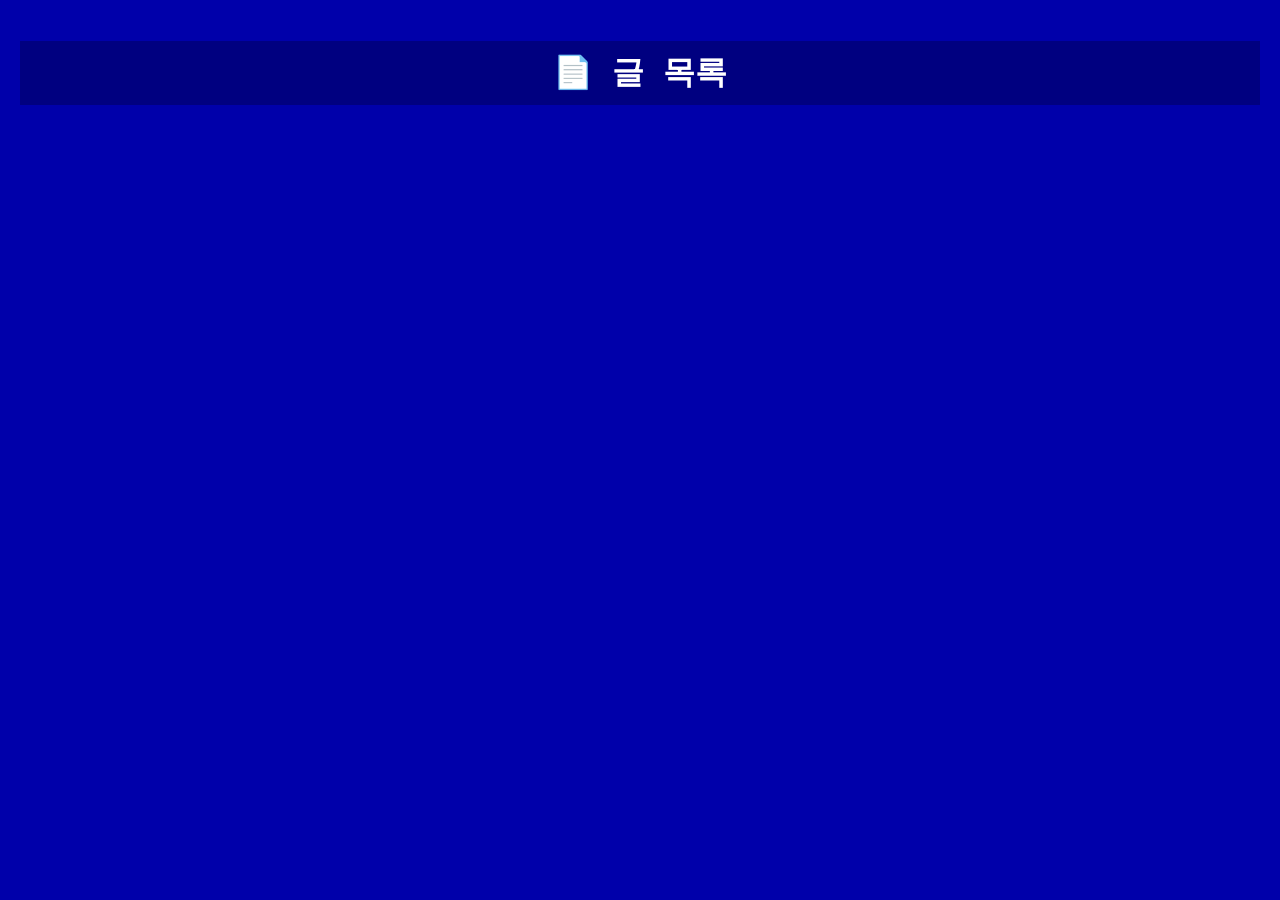
<file: ph/index.html>
<!DOCTYPE html>
<html lang="ko">
<head>
<meta charset="UTF-8">
<title>My Retro Blog</title>
<link rel="stylesheet" href="style.css">
</head>
<body>
    <div class="container">
        <h1>📄 글 목록</h1>
        <ul id="post-list"></ul>
    </div>
<script>
    const GITHUB_USER = "YOUR_USERNAME"; // 🔹 깃허브 아이디
    const GITHUB_REPO = "YOUR_REPO_NAME"; // 🔹 저장소 이름
</script>
<script src="script.js"></script>
</body>
</html>
</file>
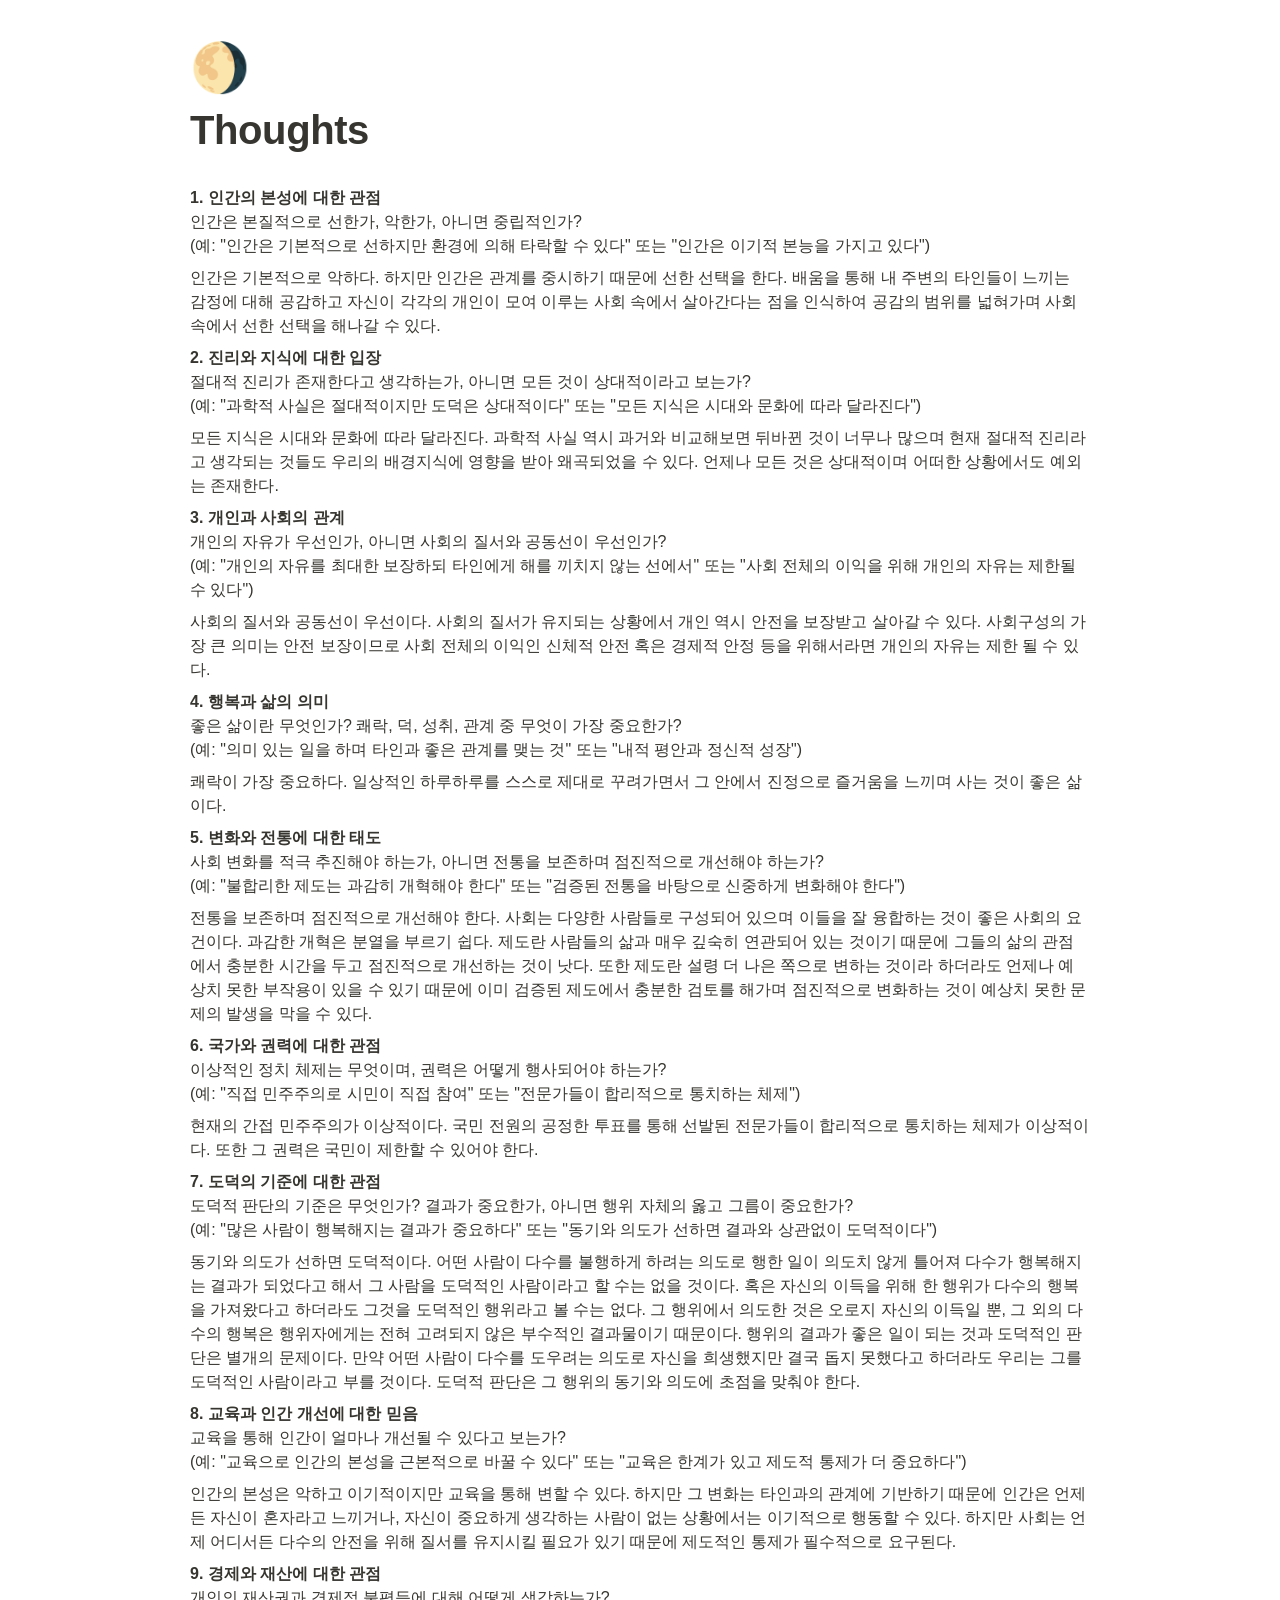
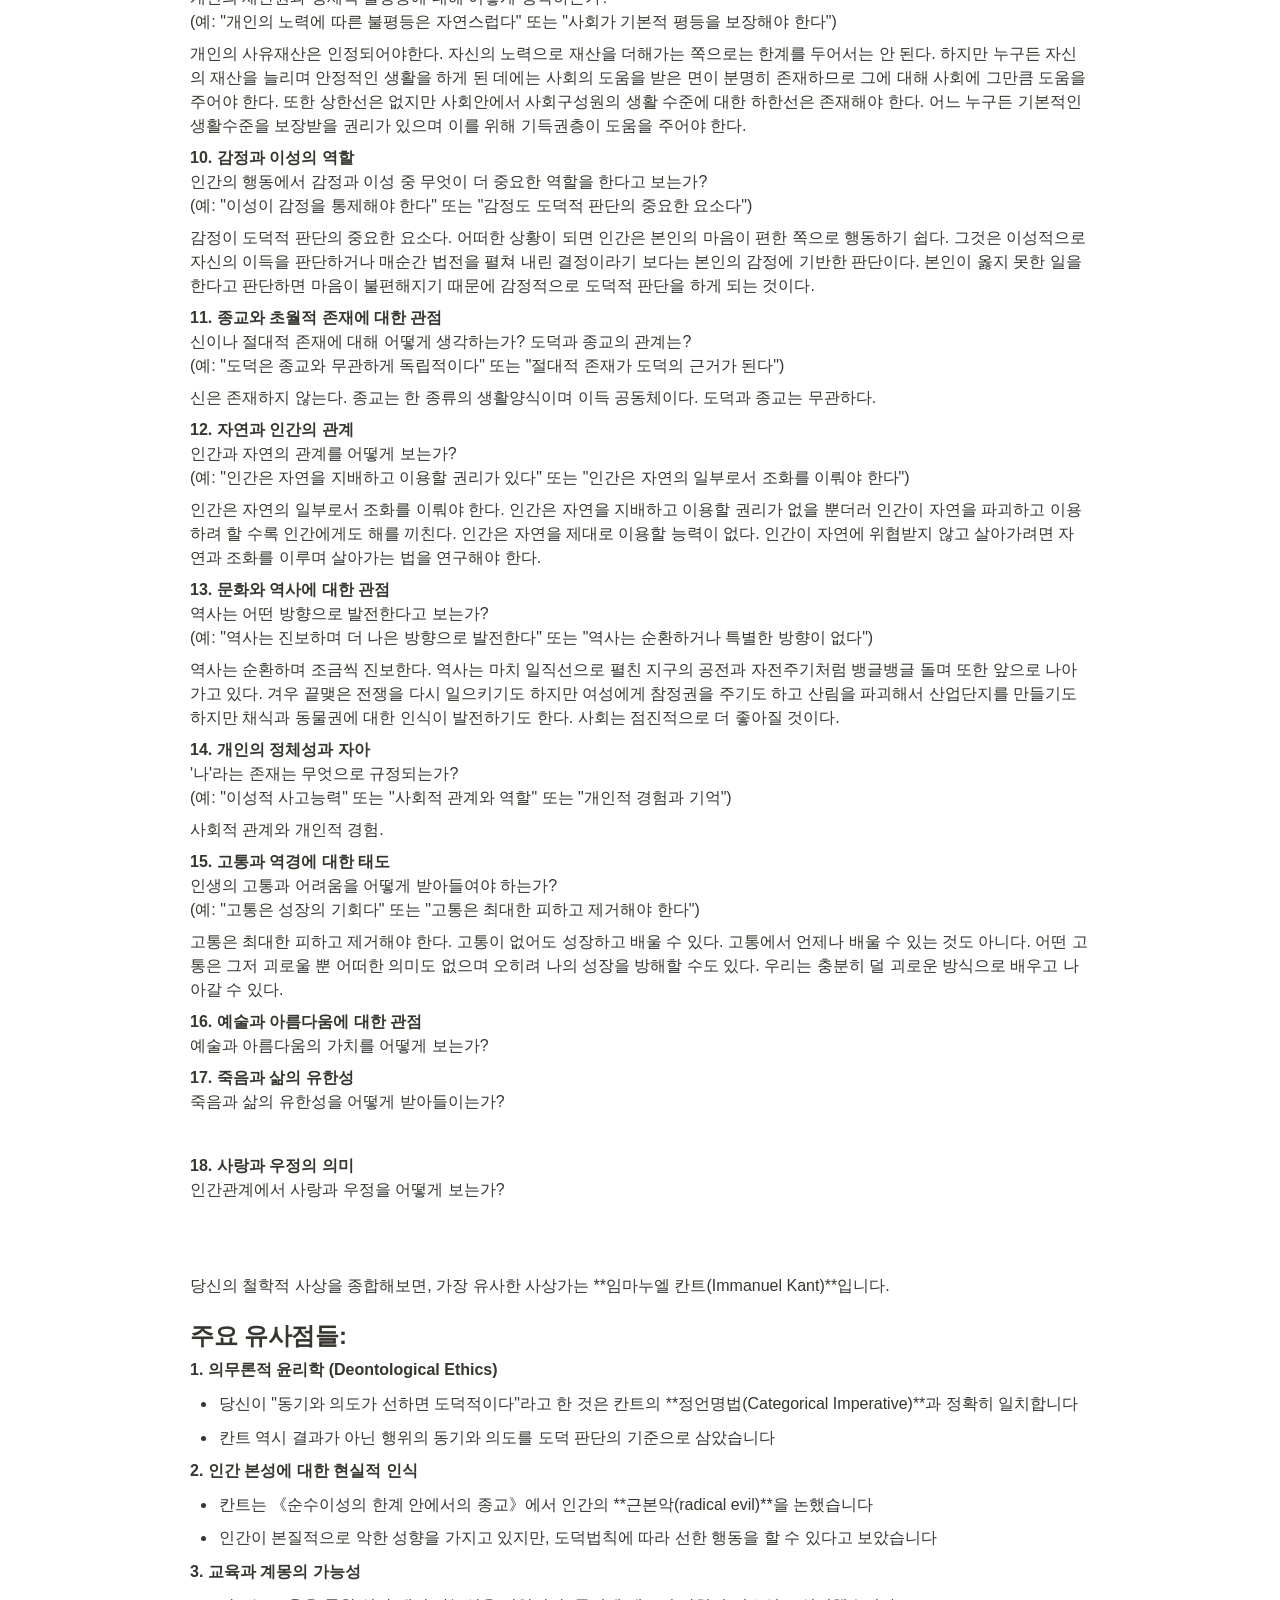
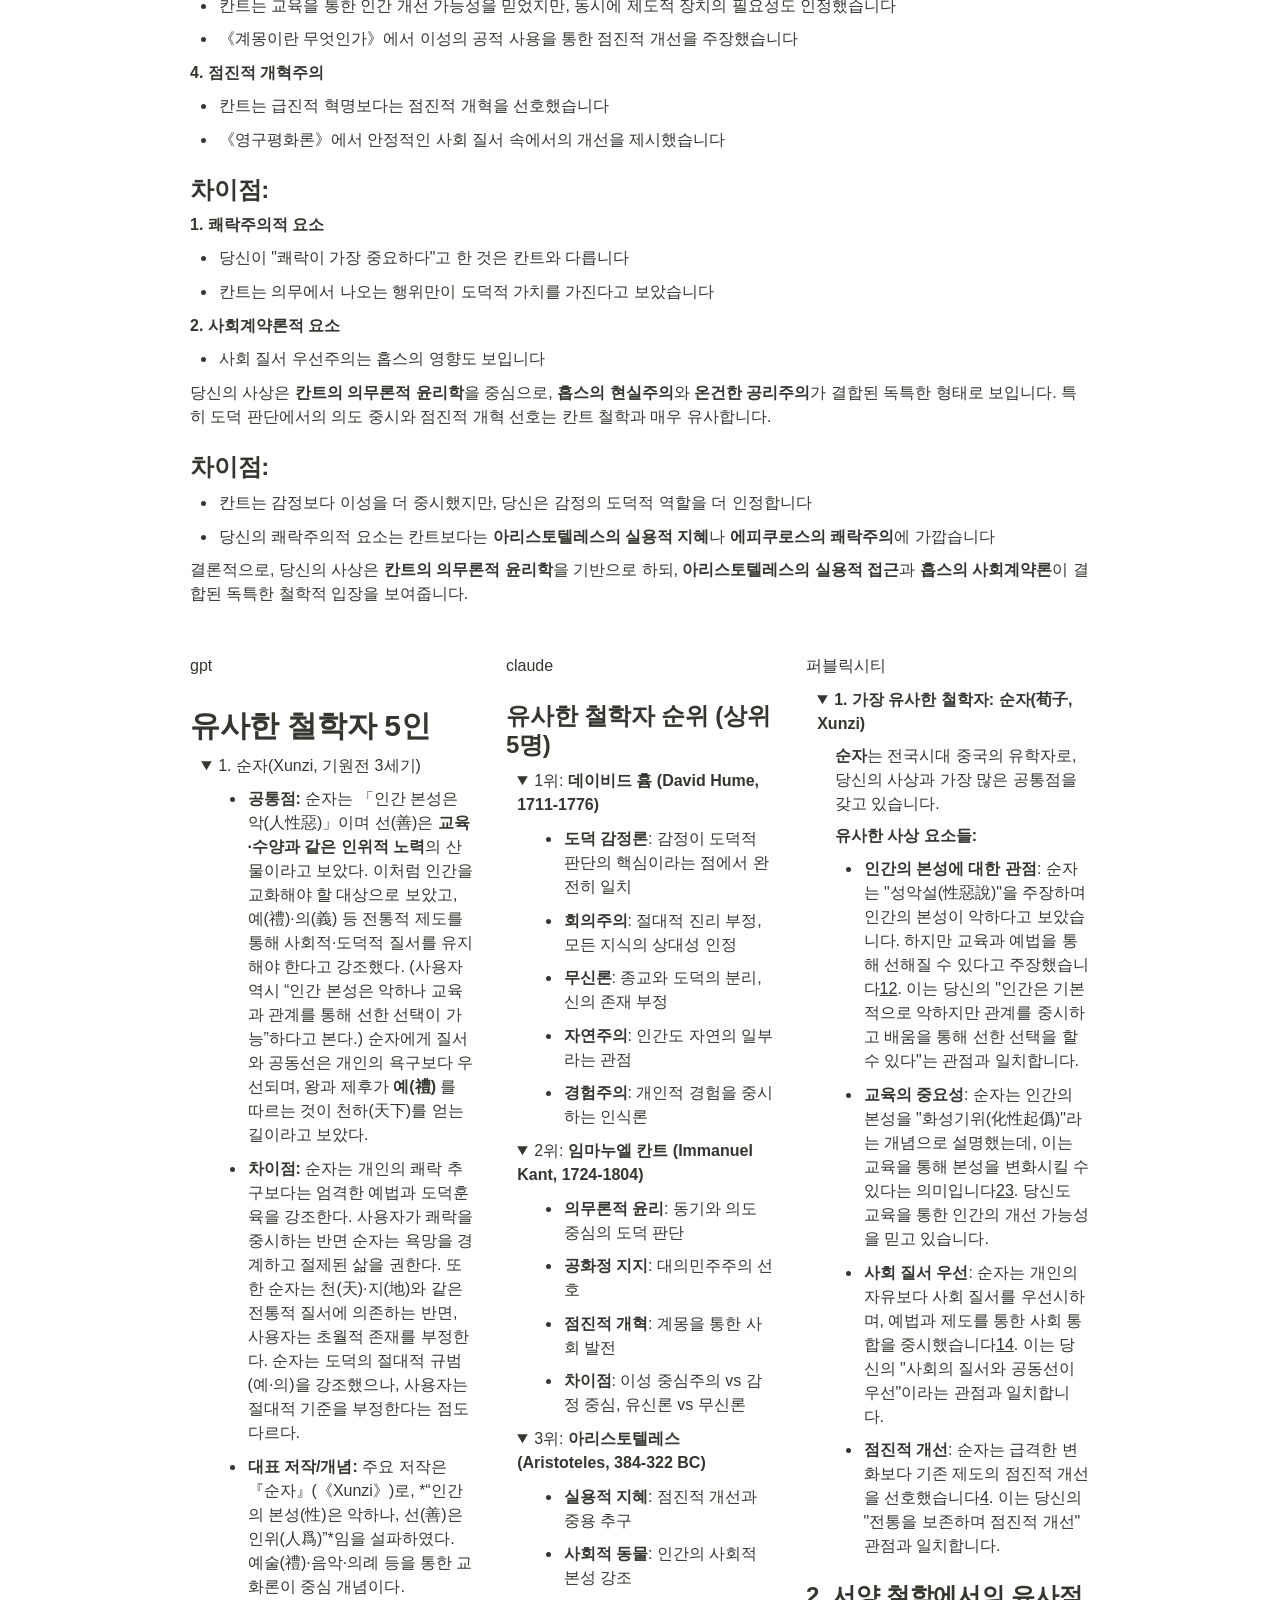
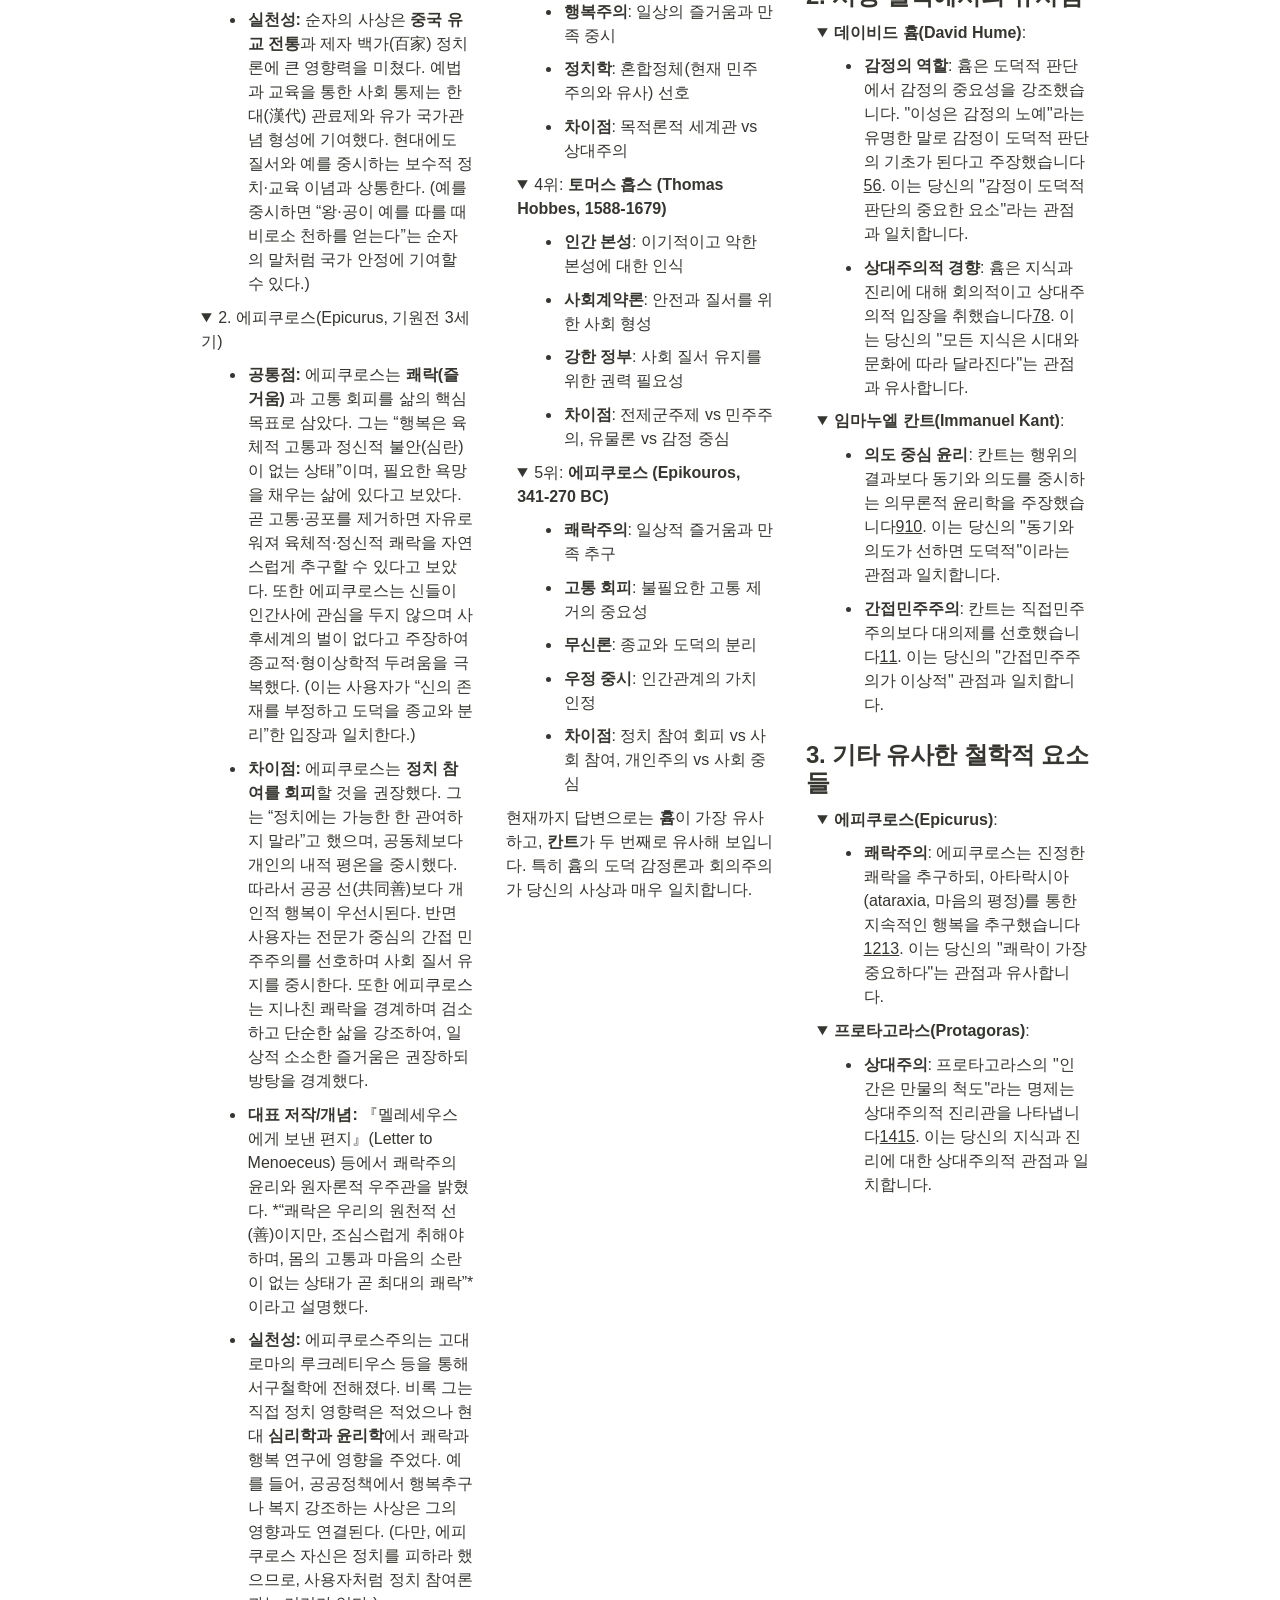
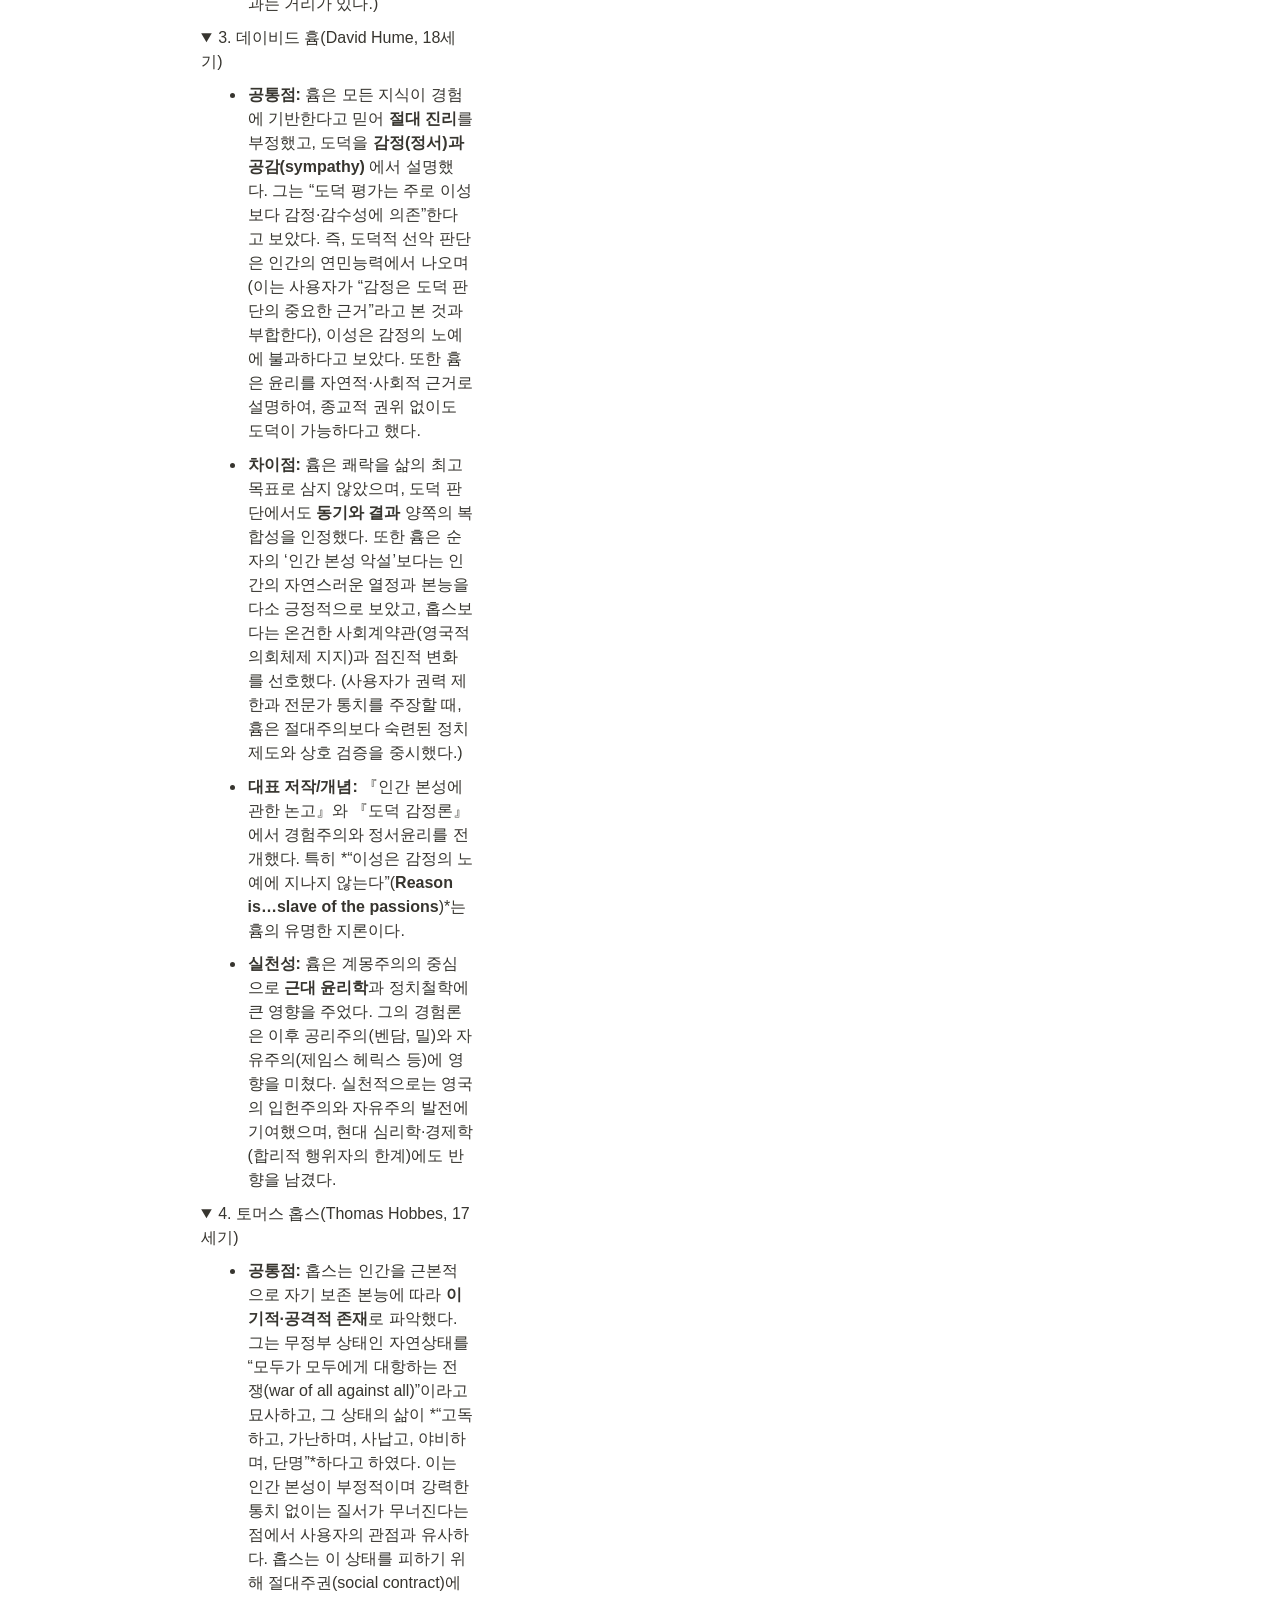
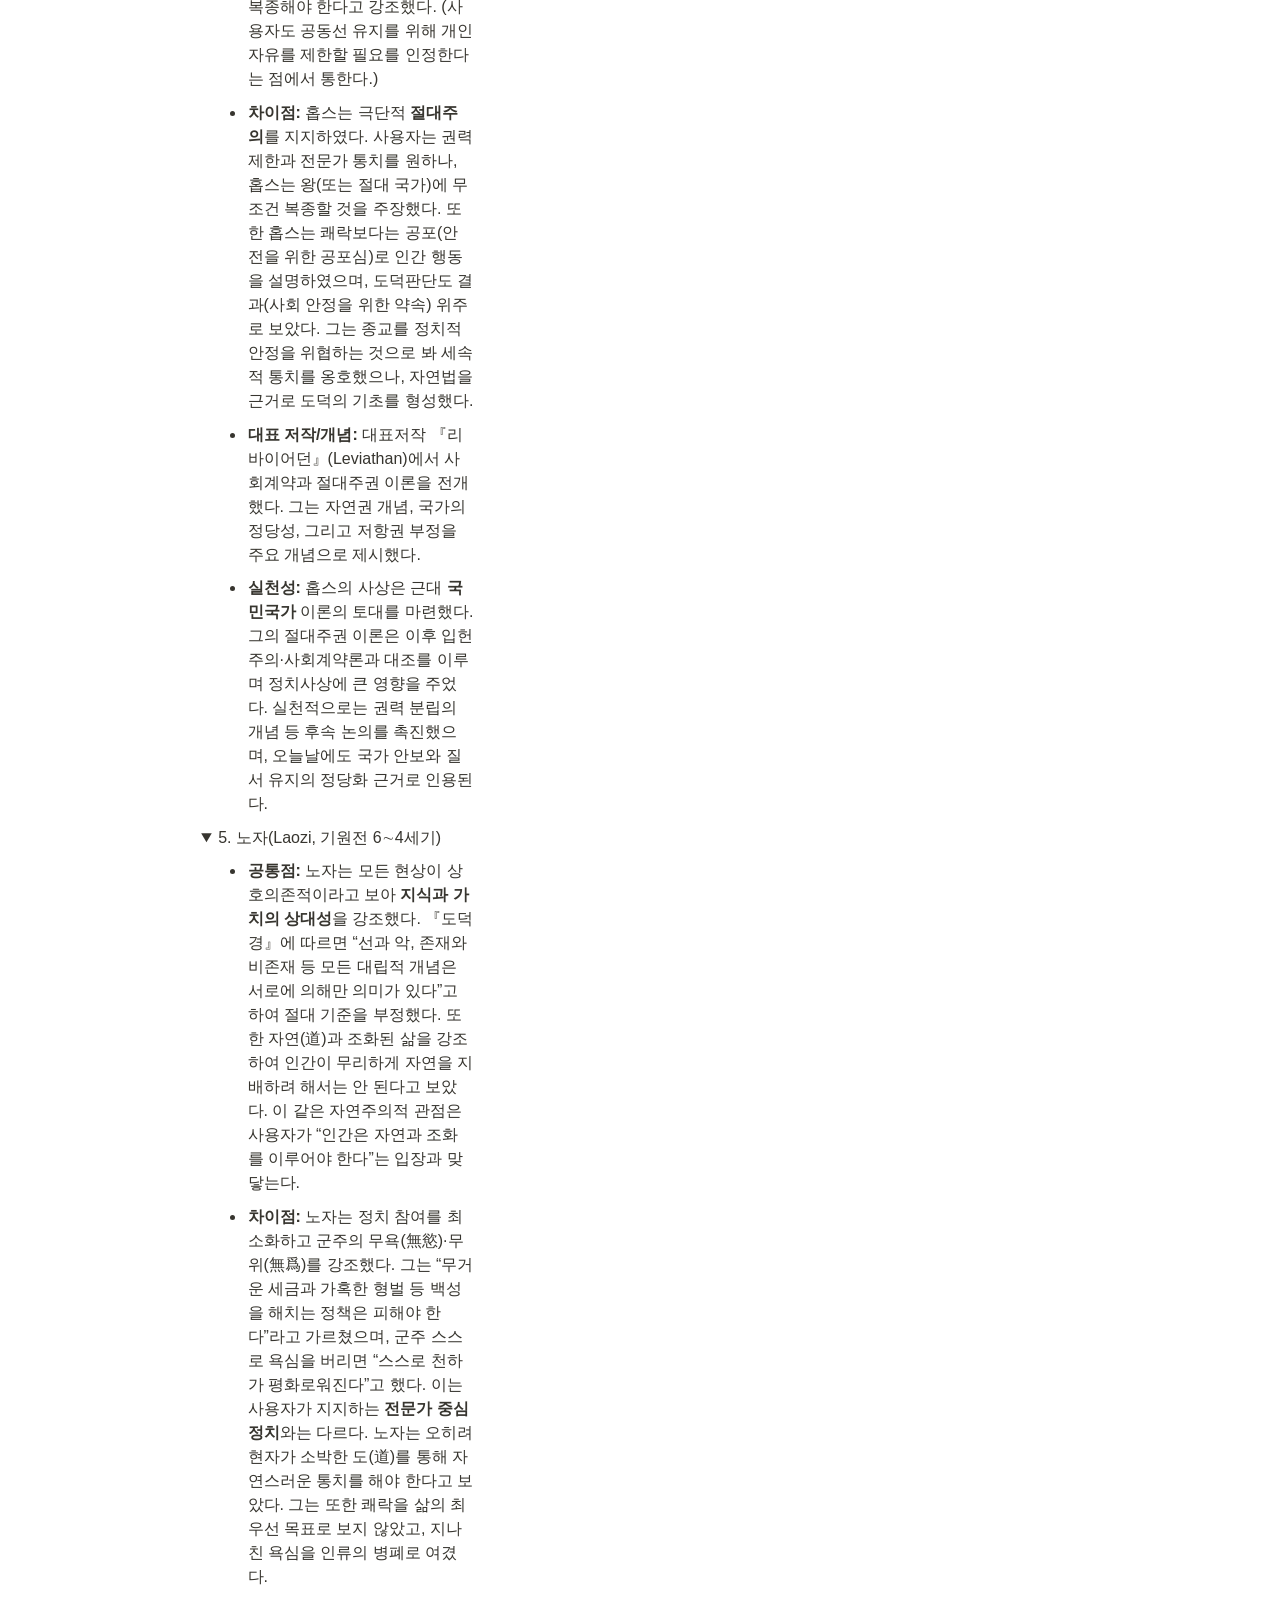
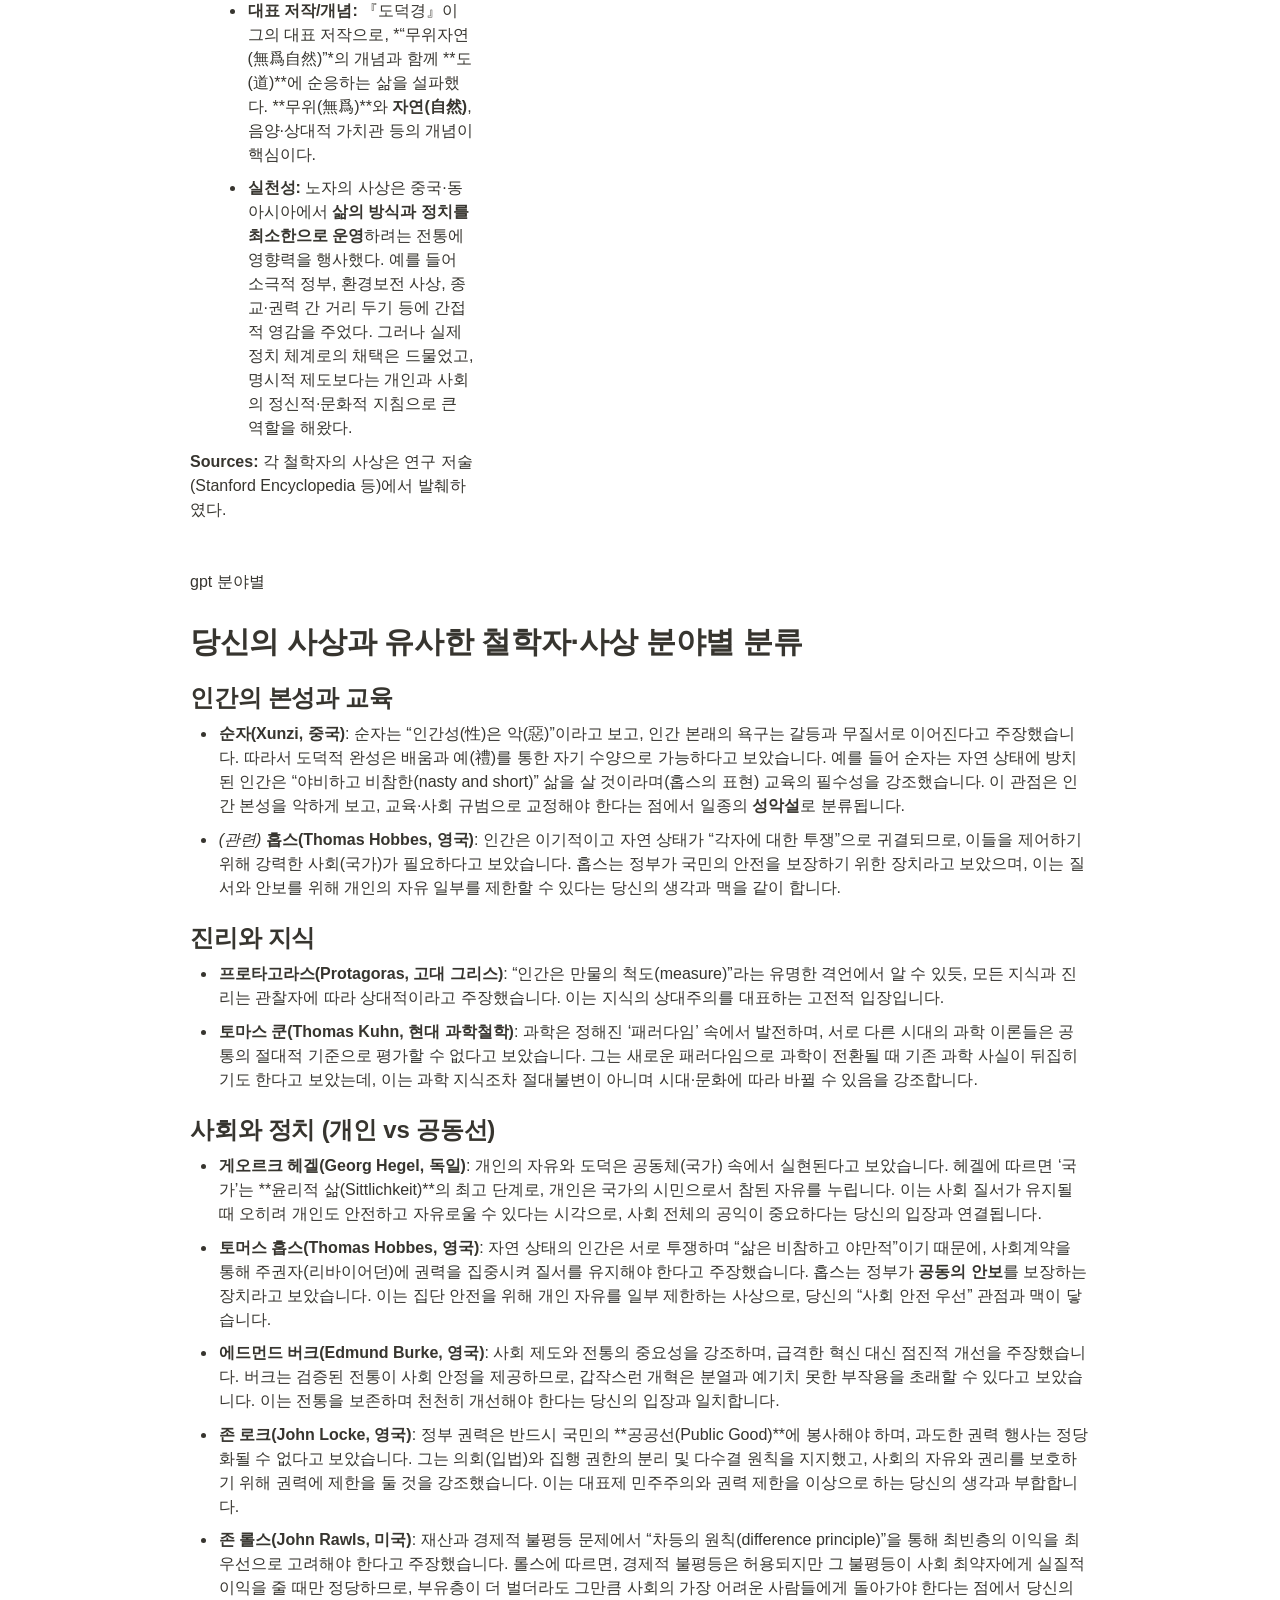
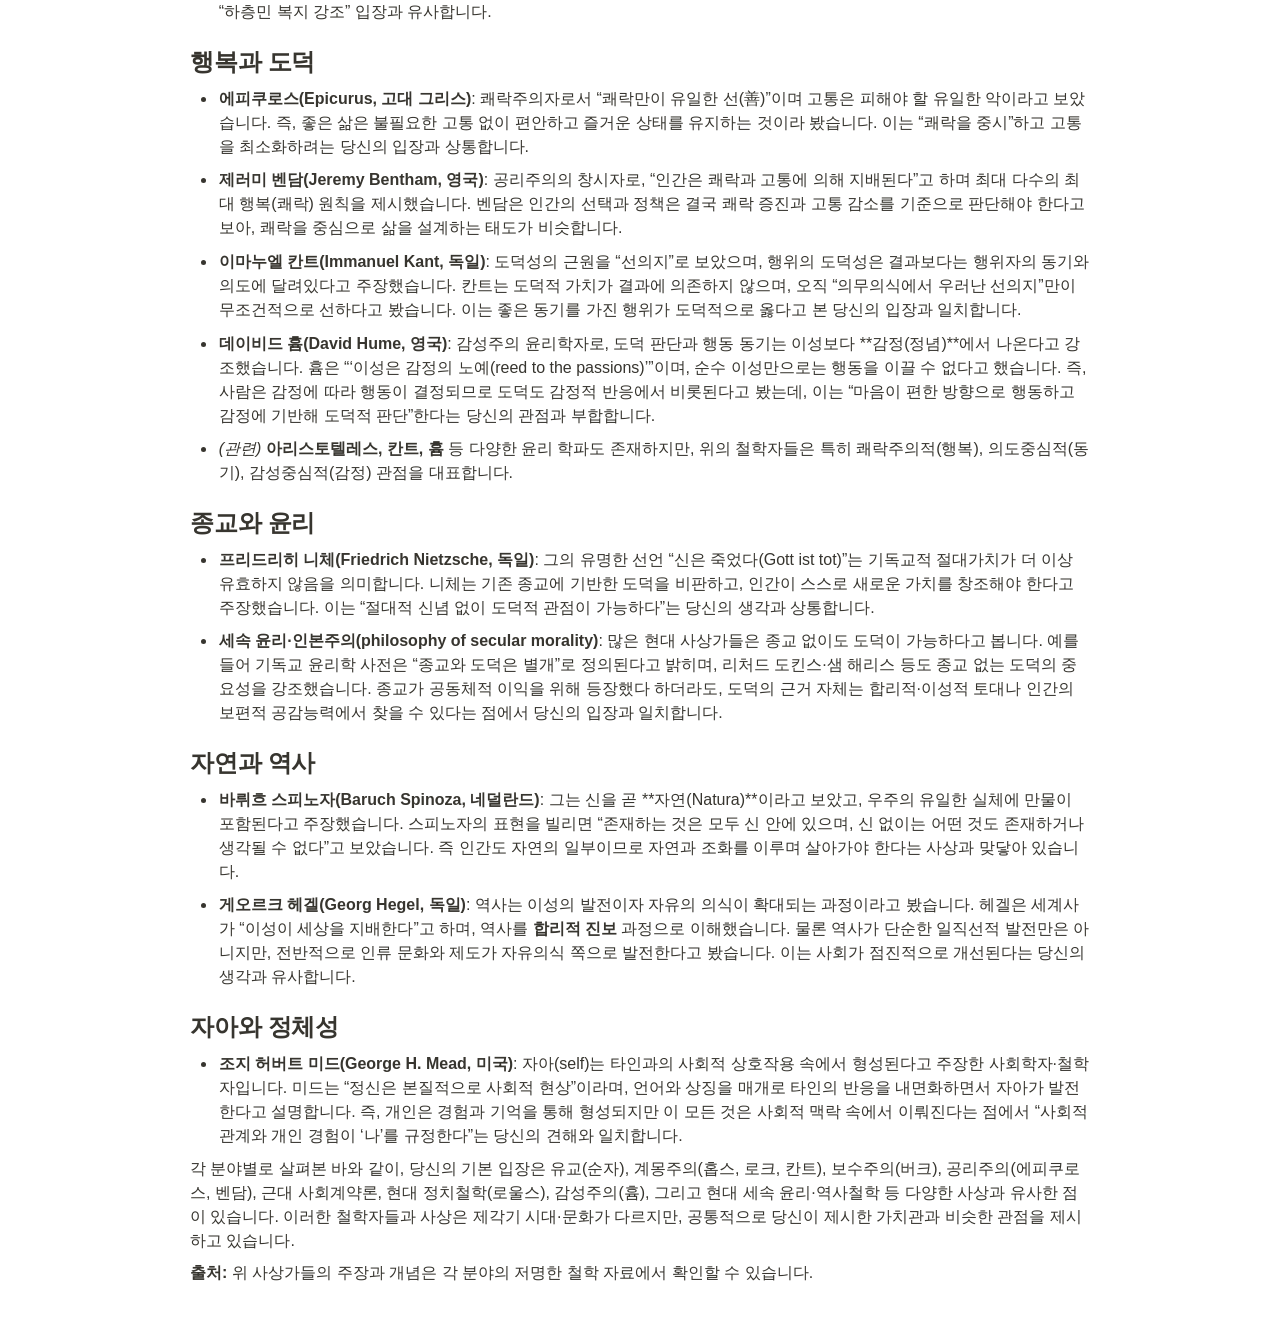
<file: posts/2025-08-01-Thouts.html>
<html><head><meta http-equiv="Content-Type" content="text/html; charset=utf-8"/><title>Thoughts</title><style>
/* cspell:disable-file */
/* webkit printing magic: print all background colors */
html {
	-webkit-print-color-adjust: exact;
}
* {
	box-sizing: border-box;
	-webkit-print-color-adjust: exact;
}

html,
body {
	margin: 0;
	padding: 0;
}
@media only screen {
	body {
		margin: 2em auto;
		max-width: 900px;
		color: rgb(55, 53, 47);
	}
}

body {
	line-height: 1.5;
	white-space: pre-wrap;
}

a,
a.visited {
	color: inherit;
	text-decoration: underline;
}

.pdf-relative-link-path {
	font-size: 80%;
	color: #444;
}

h1,
h2,
h3 {
	letter-spacing: -0.01em;
	line-height: 1.2;
	font-weight: 600;
	margin-bottom: 0;
}

.page-title {
	font-size: 2.5rem;
	font-weight: 700;
	margin-top: 0;
	margin-bottom: 0.75em;
}

h1 {
	font-size: 1.875rem;
	margin-top: 1.875rem;
}

h2 {
	font-size: 1.5rem;
	margin-top: 1.5rem;
}

h3 {
	font-size: 1.25rem;
	margin-top: 1.25rem;
}

.source {
	border: 1px solid #ddd;
	border-radius: 3px;
	padding: 1.5em;
	word-break: break-all;
}

.callout {
	border-radius: 3px;
	padding: 1rem;
}

figure {
	margin: 1.25em 0;
	page-break-inside: avoid;
}

figcaption {
	opacity: 0.5;
	font-size: 85%;
	margin-top: 0.5em;
}

mark {
	background-color: transparent;
}

.indented {
	padding-left: 1.5em;
}

hr {
	background: transparent;
	display: block;
	width: 100%;
	height: 1px;
	visibility: visible;
	border: none;
	border-bottom: 1px solid rgba(55, 53, 47, 0.09);
}

img {
	max-width: 100%;
}

@media only print {
	img {
		max-height: 100vh;
		object-fit: contain;
	}
}

@page {
	margin: 1in;
}

.collection-content {
	font-size: 0.875rem;
}

.column-list {
	display: flex;
	justify-content: space-between;
}

.column {
	padding: 0 1em;
}

.column:first-child {
	padding-left: 0;
}

.column:last-child {
	padding-right: 0;
}

.table_of_contents-item {
	display: block;
	font-size: 0.875rem;
	line-height: 1.3;
	padding: 0.125rem;
}

.table_of_contents-indent-1 {
	margin-left: 1.5rem;
}

.table_of_contents-indent-2 {
	margin-left: 3rem;
}

.table_of_contents-indent-3 {
	margin-left: 4.5rem;
}

.table_of_contents-link {
	text-decoration: none;
	opacity: 0.7;
	border-bottom: 1px solid rgba(55, 53, 47, 0.18);
}

table,
th,
td {
	border: 1px solid rgba(55, 53, 47, 0.09);
	border-collapse: collapse;
}

table {
	border-left: none;
	border-right: none;
}

th,
td {
	font-weight: normal;
	padding: 0.25em 0.5em;
	line-height: 1.5;
	min-height: 1.5em;
	text-align: left;
}

th {
	color: rgba(55, 53, 47, 0.6);
}

ol,
ul {
	margin: 0;
	margin-block-start: 0.6em;
	margin-block-end: 0.6em;
}

li > ol:first-child,
li > ul:first-child {
	margin-block-start: 0.6em;
}

ul > li {
	list-style: disc;
}

ul.to-do-list {
	padding-inline-start: 0;
}

ul.to-do-list > li {
	list-style: none;
}

.to-do-children-checked {
	text-decoration: line-through;
	opacity: 0.375;
}

ul.toggle > li {
	list-style: none;
}

ul {
	padding-inline-start: 1.7em;
}

ul > li {
	padding-left: 0.1em;
}

ol {
	padding-inline-start: 1.6em;
}

ol > li {
	padding-left: 0.2em;
}

.mono ol {
	padding-inline-start: 2em;
}

.mono ol > li {
	text-indent: -0.4em;
}

.toggle {
	padding-inline-start: 0em;
	list-style-type: none;
}

/* Indent toggle children */
.toggle > li > details {
	padding-left: 1.7em;
}

.toggle > li > details > summary {
	margin-left: -1.1em;
}

.selected-value {
	display: inline-block;
	padding: 0 0.5em;
	background: rgba(206, 205, 202, 0.5);
	border-radius: 3px;
	margin-right: 0.5em;
	margin-top: 0.3em;
	margin-bottom: 0.3em;
	white-space: nowrap;
}

.collection-title {
	display: inline-block;
	margin-right: 1em;
}

.page-description {
	margin-bottom: 2em;
}

.simple-table {
	margin-top: 1em;
	font-size: 0.875rem;
	empty-cells: show;
}
.simple-table td {
	height: 29px;
	min-width: 120px;
}

.simple-table th {
	height: 29px;
	min-width: 120px;
}

.simple-table-header-color {
	background: rgb(247, 246, 243);
	color: black;
}
.simple-table-header {
	font-weight: 500;
}

time {
	opacity: 0.5;
}

.icon {
	display: inline-block;
	max-width: 1.2em;
	max-height: 1.2em;
	text-decoration: none;
	vertical-align: text-bottom;
	margin-right: 0.5em;
}

img.icon {
	border-radius: 3px;
}

.user-icon {
	width: 1.5em;
	height: 1.5em;
	border-radius: 100%;
	margin-right: 0.5rem;
}

.user-icon-inner {
	font-size: 0.8em;
}

.text-icon {
	border: 1px solid #000;
	text-align: center;
}

.page-cover-image {
	display: block;
	object-fit: cover;
	width: 100%;
	max-height: 30vh;
}

.page-header-icon {
	font-size: 3rem;
	margin-bottom: 1rem;
}

.page-header-icon-with-cover {
	margin-top: -0.72em;
	margin-left: 0.07em;
}

.page-header-icon img {
	border-radius: 3px;
}

.link-to-page {
	margin: 1em 0;
	padding: 0;
	border: none;
	font-weight: 500;
}

p > .user {
	opacity: 0.5;
}

td > .user,
td > time {
	white-space: nowrap;
}

input[type="checkbox"] {
	transform: scale(1.5);
	margin-right: 0.6em;
	vertical-align: middle;
}

p {
	margin-top: 0.5em;
	margin-bottom: 0.5em;
}

.image {
	border: none;
	margin: 1.5em 0;
	padding: 0;
	border-radius: 0;
	text-align: center;
}

.code,
code {
	background: rgba(135, 131, 120, 0.15);
	border-radius: 3px;
	padding: 0.2em 0.4em;
	border-radius: 3px;
	font-size: 85%;
	tab-size: 2;
}

code {
	color: #eb5757;
}

.code {
	padding: 1.5em 1em;
}

.code-wrap {
	white-space: pre-wrap;
	word-break: break-all;
}

.code > code {
	background: none;
	padding: 0;
	font-size: 100%;
	color: inherit;
}

blockquote {
	font-size: 1.25em;
	margin: 1em 0;
	padding-left: 1em;
	border-left: 3px solid rgb(55, 53, 47);
}

.bookmark {
	text-decoration: none;
	max-height: 8em;
	padding: 0;
	display: flex;
	width: 100%;
	align-items: stretch;
}

.bookmark-title {
	font-size: 0.85em;
	overflow: hidden;
	text-overflow: ellipsis;
	height: 1.75em;
	white-space: nowrap;
}

.bookmark-text {
	display: flex;
	flex-direction: column;
}

.bookmark-info {
	flex: 4 1 180px;
	padding: 12px 14px 14px;
	display: flex;
	flex-direction: column;
	justify-content: space-between;
}

.bookmark-image {
	width: 33%;
	flex: 1 1 180px;
	display: block;
	position: relative;
	object-fit: cover;
	border-radius: 1px;
}

.bookmark-description {
	color: rgba(55, 53, 47, 0.6);
	font-size: 0.75em;
	overflow: hidden;
	max-height: 4.5em;
	word-break: break-word;
}

.bookmark-href {
	font-size: 0.75em;
	margin-top: 0.25em;
}

.sans { font-family: ui-sans-serif, -apple-system, BlinkMacSystemFont, "Segoe UI Variable Display", "Segoe UI", Helvetica, "Apple Color Emoji", Arial, sans-serif, "Segoe UI Emoji", "Segoe UI Symbol"; }
.code { font-family: "SFMono-Regular", Menlo, Consolas, "PT Mono", "Liberation Mono", Courier, monospace; }
.serif { font-family: Lyon-Text, Georgia, ui-serif, serif; }
.mono { font-family: iawriter-mono, Nitti, Menlo, Courier, monospace; }
.pdf .sans { font-family: Inter, ui-sans-serif, -apple-system, BlinkMacSystemFont, "Segoe UI Variable Display", "Segoe UI", Helvetica, "Apple Color Emoji", Arial, sans-serif, "Segoe UI Emoji", "Segoe UI Symbol", 'Twemoji', 'Noto Color Emoji', 'Noto Sans CJK JP'; }
.pdf:lang(zh-CN) .sans { font-family: Inter, ui-sans-serif, -apple-system, BlinkMacSystemFont, "Segoe UI Variable Display", "Segoe UI", Helvetica, "Apple Color Emoji", Arial, sans-serif, "Segoe UI Emoji", "Segoe UI Symbol", 'Twemoji', 'Noto Color Emoji', 'Noto Sans CJK SC'; }
.pdf:lang(zh-TW) .sans { font-family: Inter, ui-sans-serif, -apple-system, BlinkMacSystemFont, "Segoe UI Variable Display", "Segoe UI", Helvetica, "Apple Color Emoji", Arial, sans-serif, "Segoe UI Emoji", "Segoe UI Symbol", 'Twemoji', 'Noto Color Emoji', 'Noto Sans CJK TC'; }
.pdf:lang(ko-KR) .sans { font-family: Inter, ui-sans-serif, -apple-system, BlinkMacSystemFont, "Segoe UI Variable Display", "Segoe UI", Helvetica, "Apple Color Emoji", Arial, sans-serif, "Segoe UI Emoji", "Segoe UI Symbol", 'Twemoji', 'Noto Color Emoji', 'Noto Sans CJK KR'; }
.pdf .code { font-family: Source Code Pro, "SFMono-Regular", Menlo, Consolas, "PT Mono", "Liberation Mono", Courier, monospace, 'Twemoji', 'Noto Color Emoji', 'Noto Sans Mono CJK JP'; }
.pdf:lang(zh-CN) .code { font-family: Source Code Pro, "SFMono-Regular", Menlo, Consolas, "PT Mono", "Liberation Mono", Courier, monospace, 'Twemoji', 'Noto Color Emoji', 'Noto Sans Mono CJK SC'; }
.pdf:lang(zh-TW) .code { font-family: Source Code Pro, "SFMono-Regular", Menlo, Consolas, "PT Mono", "Liberation Mono", Courier, monospace, 'Twemoji', 'Noto Color Emoji', 'Noto Sans Mono CJK TC'; }
.pdf:lang(ko-KR) .code { font-family: Source Code Pro, "SFMono-Regular", Menlo, Consolas, "PT Mono", "Liberation Mono", Courier, monospace, 'Twemoji', 'Noto Color Emoji', 'Noto Sans Mono CJK KR'; }
.pdf .serif { font-family: PT Serif, Lyon-Text, Georgia, ui-serif, serif, 'Twemoji', 'Noto Color Emoji', 'Noto Serif CJK JP'; }
.pdf:lang(zh-CN) .serif { font-family: PT Serif, Lyon-Text, Georgia, ui-serif, serif, 'Twemoji', 'Noto Color Emoji', 'Noto Serif CJK SC'; }
.pdf:lang(zh-TW) .serif { font-family: PT Serif, Lyon-Text, Georgia, ui-serif, serif, 'Twemoji', 'Noto Color Emoji', 'Noto Serif CJK TC'; }
.pdf:lang(ko-KR) .serif { font-family: PT Serif, Lyon-Text, Georgia, ui-serif, serif, 'Twemoji', 'Noto Color Emoji', 'Noto Serif CJK KR'; }
.pdf .mono { font-family: PT Mono, iawriter-mono, Nitti, Menlo, Courier, monospace, 'Twemoji', 'Noto Color Emoji', 'Noto Sans Mono CJK JP'; }
.pdf:lang(zh-CN) .mono { font-family: PT Mono, iawriter-mono, Nitti, Menlo, Courier, monospace, 'Twemoji', 'Noto Color Emoji', 'Noto Sans Mono CJK SC'; }
.pdf:lang(zh-TW) .mono { font-family: PT Mono, iawriter-mono, Nitti, Menlo, Courier, monospace, 'Twemoji', 'Noto Color Emoji', 'Noto Sans Mono CJK TC'; }
.pdf:lang(ko-KR) .mono { font-family: PT Mono, iawriter-mono, Nitti, Menlo, Courier, monospace, 'Twemoji', 'Noto Color Emoji', 'Noto Sans Mono CJK KR'; }
.highlight-default {
	color: rgba(50, 48, 44, 1);
}
.highlight-gray {
	color: rgba(115, 114, 110, 1);
	fill: rgba(115, 114, 110, 1);
}
.highlight-brown {
	color: rgba(159, 107, 83, 1);
	fill: rgba(159, 107, 83, 1);
}
.highlight-orange {
	color: rgba(217, 115, 13, 1);
	fill: rgba(217, 115, 13, 1);
}
.highlight-yellow {
	color: rgba(203, 145, 47, 1);
	fill: rgba(203, 145, 47, 1);
}
.highlight-teal {
	color: rgba(68, 131, 97, 1);
	fill: rgba(68, 131, 97, 1);
}
.highlight-blue {
	color: rgba(51, 126, 169, 1);
	fill: rgba(51, 126, 169, 1);
}
.highlight-purple {
	color: rgba(144, 101, 176, 1);
	fill: rgba(144, 101, 176, 1);
}
.highlight-pink {
	color: rgba(193, 76, 138, 1);
	fill: rgba(193, 76, 138, 1);
}
.highlight-red {
	color: rgba(205, 60, 58, 1);
	fill: rgba(205, 60, 58, 1);
}
.highlight-default_background {
	color: rgba(50, 48, 44, 1);
}
.highlight-gray_background {
	background: rgba(248, 248, 247, 1);
}
.highlight-brown_background {
	background: rgba(244, 238, 238, 1);
}
.highlight-orange_background {
	background: rgba(251, 236, 221, 1);
}
.highlight-yellow_background {
	background: rgba(251, 243, 219, 1);
}
.highlight-teal_background {
	background: rgba(237, 243, 236, 1);
}
.highlight-blue_background {
	background: rgba(231, 243, 248, 1);
}
.highlight-purple_background {
	background: rgba(248, 243, 252, 1);
}
.highlight-pink_background {
	background: rgba(252, 241, 246, 1);
}
.highlight-red_background {
	background: rgba(253, 235, 236, 1);
}
.block-color-default {
	color: inherit;
	fill: inherit;
}
.block-color-gray {
	color: rgba(115, 114, 110, 1);
	fill: rgba(115, 114, 110, 1);
}
.block-color-brown {
	color: rgba(159, 107, 83, 1);
	fill: rgba(159, 107, 83, 1);
}
.block-color-orange {
	color: rgba(217, 115, 13, 1);
	fill: rgba(217, 115, 13, 1);
}
.block-color-yellow {
	color: rgba(203, 145, 47, 1);
	fill: rgba(203, 145, 47, 1);
}
.block-color-teal {
	color: rgba(68, 131, 97, 1);
	fill: rgba(68, 131, 97, 1);
}
.block-color-blue {
	color: rgba(51, 126, 169, 1);
	fill: rgba(51, 126, 169, 1);
}
.block-color-purple {
	color: rgba(144, 101, 176, 1);
	fill: rgba(144, 101, 176, 1);
}
.block-color-pink {
	color: rgba(193, 76, 138, 1);
	fill: rgba(193, 76, 138, 1);
}
.block-color-red {
	color: rgba(205, 60, 58, 1);
	fill: rgba(205, 60, 58, 1);
}
.block-color-default_background {
	color: inherit;
	fill: inherit;
}
.block-color-gray_background {
	background: rgba(248, 248, 247, 1);
}
.block-color-brown_background {
	background: rgba(244, 238, 238, 1);
}
.block-color-orange_background {
	background: rgba(251, 236, 221, 1);
}
.block-color-yellow_background {
	background: rgba(251, 243, 219, 1);
}
.block-color-teal_background {
	background: rgba(237, 243, 236, 1);
}
.block-color-blue_background {
	background: rgba(231, 243, 248, 1);
}
.block-color-purple_background {
	background: rgba(248, 243, 252, 1);
}
.block-color-pink_background {
	background: rgba(252, 241, 246, 1);
}
.block-color-red_background {
	background: rgba(253, 235, 236, 1);
}
.select-value-color-default { background-color: rgba(84, 72, 49, 0.08); }
.select-value-color-gray { background-color: rgba(84, 72, 49, 0.15); }
.select-value-color-brown { background-color: rgba(210, 162, 141, 0.35); }
.select-value-color-orange { background-color: rgba(224, 124, 57, 0.27); }
.select-value-color-yellow { background-color: rgba(236, 191, 66, 0.39); }
.select-value-color-green { background-color: rgba(123, 183, 129, 0.27); }
.select-value-color-blue { background-color: rgba(93, 165, 206, 0.27); }
.select-value-color-purple { background-color: rgba(168, 129, 197, 0.27); }
.select-value-color-pink { background-color: rgba(225, 136, 179, 0.27); }
.select-value-color-red { background-color: rgba(244, 171, 159, 0.4); }

.checkbox {
	display: inline-flex;
	vertical-align: text-bottom;
	width: 16;
	height: 16;
	background-size: 16px;
	margin-left: 2px;
	margin-right: 5px;
}

.checkbox-on {
	background-image: url("data:image/svg+xml;charset=UTF-8,%3Csvg%20width%3D%2216%22%20height%3D%2216%22%20viewBox%3D%220%200%2016%2016%22%20fill%3D%22none%22%20xmlns%3D%22http%3A%2F%2Fwww.w3.org%2F2000%2Fsvg%22%3E%0A%3Crect%20width%3D%2216%22%20height%3D%2216%22%20fill%3D%22%2358A9D7%22%2F%3E%0A%3Cpath%20d%3D%22M6.71429%2012.2852L14%204.9995L12.7143%203.71436L6.71429%209.71378L3.28571%206.2831L2%207.57092L6.71429%2012.2852Z%22%20fill%3D%22white%22%2F%3E%0A%3C%2Fsvg%3E");
}

.checkbox-off {
	background-image: url("data:image/svg+xml;charset=UTF-8,%3Csvg%20width%3D%2216%22%20height%3D%2216%22%20viewBox%3D%220%200%2016%2016%22%20fill%3D%22none%22%20xmlns%3D%22http%3A%2F%2Fwww.w3.org%2F2000%2Fsvg%22%3E%0A%3Crect%20x%3D%220.75%22%20y%3D%220.75%22%20width%3D%2214.5%22%20height%3D%2214.5%22%20fill%3D%22white%22%20stroke%3D%22%2336352F%22%20stroke-width%3D%221.5%22%2F%3E%0A%3C%2Fsvg%3E");
}
	
</style></head><body><article id="22ed0150-72a4-80f1-a832-d1e11f480c5d" class="page sans"><header><div class="page-header-icon undefined"><span class="icon">🌖</span></div><h1 class="page-title">Thoughts</h1><p class="page-description"></p></header><div class="page-body"><p id="22ed0150-72a4-8011-aae7-e8c08258208d" class=""><strong>1. 인간의 본성에 대한 관점</strong><br/>인간은 본질적으로 선한가, 악한가, 아니면 중립적인가?<br/>(예: &quot;인간은 기본적으로 선하지만 환경에 의해 타락할 수 있다&quot; 또는 &quot;인간은 이기적 본능을 가지고 있다&quot;)</p><p id="22ed0150-72a4-8034-bb6c-faf084ad7d65" class="">인간은 기본적으로 악하다. 하지만 인간은 관계를 중시하기 때문에 선한 선택을 한다. 배움을 통해 내 주변의 타인들이 느끼는 감정에 대해 공감하고 자신이 각각의 개인이 모여 이루는 사회 속에서 살아간다는 점을 인식하여 공감의 범위를 넓혀가며 사회 속에서 선한 선택을 해나갈 수 있다. </p><p id="22ed0150-72a4-8046-9ddd-ef8128f54976" class=""><strong>2. 진리와 지식에 대한 입장</strong><br/>절대적 진리가 존재한다고 생각하는가, 아니면 모든 것이 상대적이라고 보는가?<br/>(예: &quot;과학적 사실은 절대적이지만 도덕은 상대적이다&quot; 또는 &quot;모든 지식은 시대와 문화에 따라 달라진다&quot;)</p><p id="22ed0150-72a4-8059-8229-da2c9e9e9f7d" class="">모든 지식은 시대와 문화에 따라 달라진다. 과학적 사실 역시 과거와 비교해보면 뒤바뀐 것이 너무나 많으며 현재 절대적 진리라고 생각되는 것들도 우리의 배경지식에 영향을 받아 왜곡되었을 수 있다. 언제나 모든 것은 상대적이며 어떠한 상황에서도 예외는 존재한다. </p><p id="22ed0150-72a4-80ce-8754-da0777479288" class=""><strong>3. 개인과 사회의 관계</strong><br/>개인의 자유가 우선인가, 아니면 사회의 질서와 공동선이 우선인가?<br/>(예: &quot;개인의 자유를 최대한 보장하되 타인에게 해를 끼치지 않는 선에서&quot; 또는 &quot;사회 전체의 이익을 위해 개인의 자유는 제한될 수 있다&quot;)</p><p id="22ed0150-72a4-80e7-849f-c7fde052bd38" class="">사회의 질서와 공동선이 우선이다. 사회의 질서가 유지되는 상황에서 개인 역시 안전을 보장받고 살아갈 수 있다. 사회구성의 가장 큰 의미는 안전 보장이므로 사회 전체의 이익인 신체적 안전 혹은 경제적 안정 등을 위해서라면 개인의 자유는 제한 될 수 있다.</p><p id="22ed0150-72a4-8005-a579-c2b3e2a351bf" class=""><strong>4. 행복과 삶의 의미</strong><br/>좋은 삶이란 무엇인가? 쾌락, 덕, 성취, 관계 중 무엇이 가장 중요한가?<br/>(예: &quot;의미 있는 일을 하며 타인과 좋은 관계를 맺는 것&quot; 또는 &quot;내적 평안과 정신적 성장&quot;)</p><p id="22ed0150-72a4-8024-803b-e32329671d51" class="">쾌락이 가장 중요하다. 일상적인 하루하루를 스스로 제대로 꾸려가면서 그 안에서 진정으로 즐거움을 느끼며 사는 것이 좋은 삶이다. </p><p id="22ed0150-72a4-800e-8f1f-fbbc98ce0ded" class=""><strong>5. 변화와 전통에 대한 태도</strong><br/>사회 변화를 적극 추진해야 하는가, 아니면 전통을 보존하며 점진적으로 개선해야 하는가?<br/>(예: &quot;불합리한 제도는 과감히 개혁해야 한다&quot; 또는 &quot;검증된 전통을 바탕으로 신중하게 변화해야 한다&quot;)</p><p id="22ed0150-72a4-808a-91d4-f20f9aab47b7" class="">전통을 보존하며 점진적으로 개선해야 한다. 사회는 다양한 사람들로 구성되어 있으며 이들을 잘 융합하는 것이 좋은 사회의 요건이다. 과감한 개혁은 분열을 부르기 쉽다. 제도란 사람들의 삶과 매우 깊숙히 연관되어 있는 것이기 때문에 그들의 삶의 관점에서 충분한 시간을 두고 점진적으로 개선하는 것이 낫다. 또한 제도란 설령 더 나은 쪽으로 변하는 것이라 하더라도 언제나 예상치 못한 부작용이 있을 수 있기 때문에 이미 검증된 제도에서 충분한 검토를 해가며 점진적으로 변화하는 것이 예상치 못한 문제의 발생을 막을 수 있다. </p><p id="22ed0150-72a4-8082-89e6-f87e5e5a19f0" class=""><strong>6. 국가와 권력에 대한 관점</strong><br/>이상적인 정치 체제는 무엇이며, 권력은 어떻게 행사되어야 하는가?<br/>(예: &quot;직접 민주주의로 시민이 직접 참여&quot; 또는 &quot;전문가들이 합리적으로 통치하는 체제&quot;)</p><p id="22ed0150-72a4-8038-ab84-d747ffe01b54" class="">현재의 간접 민주주의가 이상적이다. 국민 전원의 공정한 투표를 통해 선발된 전문가들이 합리적으로 통치하는 체제가 이상적이다. 또한 그 권력은 국민이 제한할 수 있어야 한다. </p><p id="22ed0150-72a4-8011-ace8-e6c9b88bc945" class=""><strong>7. 도덕의 기준에 대한 관점</strong><br/>도덕적 판단의 기준은 무엇인가? 결과가 중요한가, 아니면 행위 자체의 옳고 그름이 중요한가?<br/>(예: &quot;많은 사람이 행복해지는 결과가 중요하다&quot; 또는 &quot;동기와 의도가 선하면 결과와 상관없이 도덕적이다&quot;)</p><p id="22ed0150-72a4-80bd-b7bc-c7b294063816" class="">동기와 의도가 선하면 도덕적이다. 어떤 사람이 다수를 불행하게 하려는 의도로 행한 일이 의도치 않게 틀어져 다수가 행복해지는 결과가 되었다고 해서 그 사람을 도덕적인 사람이라고 할 수는 없을 것이다. 혹은 자신의 이득을 위해 한 행위가 다수의 행복을 가져왔다고 하더라도 그것을 도덕적인 행위라고 볼 수는 없다. 그 행위에서 의도한 것은 오로지 자신의 이득일 뿐, 그 외의 다수의 행복은 행위자에게는 전혀 고려되지 않은 부수적인 결과물이기 때문이다. 행위의 결과가 좋은 일이 되는 것과 도덕적인 판단은 별개의 문제이다. 만약 어떤 사람이 다수를 도우려는 의도로 자신을 희생했지만 결국 돕지 못했다고 하더라도 우리는 그를 도덕적인 사람이라고 부를 것이다. 도덕적 판단은 그 행위의 동기와 의도에 초점을 맞춰야 한다.</p><p id="22ed0150-72a4-80a3-8512-cd26de2018ea" class=""><strong>8. 교육과 인간 개선에 대한 믿음</strong><br/>교육을 통해 인간이 얼마나 개선될 수 있다고 보는가?<br/>(예: &quot;교육으로 인간의 본성을 근본적으로 바꿀 수 있다&quot; 또는 &quot;교육은 한계가 있고 제도적 통제가 더 중요하다&quot;)</p><p id="22ed0150-72a4-808f-9316-c6ab18c74fec" class="">인간의 본성은 악하고 이기적이지만 교육을 통해 변할 수 있다. 하지만 그 변화는 타인과의 관계에 기반하기 때문에 인간은 언제든 자신이 혼자라고 느끼거나, 자신이 중요하게 생각하는 사람이 없는 상황에서는 이기적으로 행동할 수 있다. 하지만 사회는 언제 어디서든 다수의 안전을 위해 질서를 유지시킬 필요가 있기 때문에 제도적인 통제가 필수적으로 요구된다. </p><p id="22ed0150-72a4-804e-9e29-f75ebb0521f6" class=""><strong>9. 경제와 재산에 대한 관점</strong><br/>개인의 재산권과 경제적 불평등에 대해 어떻게 생각하는가?<br/>(예: &quot;개인의 노력에 따른 불평등은 자연스럽다&quot; 또는 &quot;사회가 기본적 평등을 보장해야 한다&quot;)</p><p id="22ed0150-72a4-8075-b1b9-e74bb76a7055" class="">개인의 사유재산은 인정되어야한다. 자신의 노력으로 재산을 더해가는 쪽으로는 한계를 두어서는 안 된다. 하지만 누구든 자신의 재산을 늘리며 안정적인 생활을 하게 된 데에는 사회의 도움을 받은 면이 분명히 존재하므로 그에 대해 사회에 그만큼 도움을 주어야 한다. 또한 상한선은 없지만 사회안에서 사회구성원의 생활 수준에 대한 하한선은 존재해야 한다. 어느 누구든 기본적인 생활수준을 보장받을 권리가 있으며 이를 위해 기득권층이 도움을 주어야 한다.</p><p id="22ed0150-72a4-8026-b20d-d7614e613dd5" class=""><strong>10. 감정과 이성의 역할</strong><br/>인간의 행동에서 감정과 이성 중 무엇이 더 중요한 역할을 한다고 보는가?<br/>(예: &quot;이성이 감정을 통제해야 한다&quot; 또는 &quot;감정도 도덕적 판단의 중요한 요소다&quot;)</p><p id="22ed0150-72a4-80f0-8488-e82bd3141e56" class="">감정이 도덕적 판단의 중요한 요소다. 어떠한 상황이 되면 인간은 본인의 마음이 편한 쪽으로 행동하기 쉽다. 그것은 이성적으로 자신의 이득을 판단하거나 매순간 법전을 펼쳐 내린 결정이라기 보다는 본인의 감정에 기반한 판단이다. 본인이 옳지 못한 일을 한다고 판단하면 마음이 불편해지기 때문에 감정적으로 도덕적 판단을 하게 되는 것이다. </p><p id="22ed0150-72a4-80d4-8109-c6e8f85a8a7a" class=""><strong>11. 종교와 초월적 존재에 대한 관점</strong><br/>신이나 절대적 존재에 대해 어떻게 생각하는가? 도덕과 종교의 관계는?<br/>(예: &quot;도덕은 종교와 무관하게 독립적이다&quot; 또는 &quot;절대적 존재가 도덕의 근거가 된다&quot;)</p><p id="22ed0150-72a4-80a0-9580-d2cd38f267db" class="">신은 존재하지 않는다. 종교는 한 종류의 생활양식이며 이득 공동체이다. 도덕과 종교는 무관하다. </p><p id="22ed0150-72a4-807d-82be-dd5ce0def923" class=""><strong>12. 자연과 인간의 관계</strong><br/>인간과 자연의 관계를 어떻게 보는가?<br/>(예: &quot;인간은 자연을 지배하고 이용할 권리가 있다&quot; 또는 &quot;인간은 자연의 일부로서 조화를 이뤄야 한다&quot;)</p><p id="22ed0150-72a4-80f0-9cb1-f279ec1cfcbc" class="">인간은 자연의 일부로서 조화를 이뤄야 한다. 인간은 자연을 지배하고 이용할 권리가 없을 뿐더러 인간이 자연을 파괴하고 이용하려 할 수록 인간에게도 해를 끼친다. 인간은 자연을 제대로 이용할 능력이 없다. 인간이 자연에 위협받지 않고 살아가려면 자연과 조화를 이루며 살아가는 법을 연구해야 한다.</p><p id="22ed0150-72a4-8086-967f-c6a023d02b02" class=""><strong>13. 문화와 역사에 대한 관점</strong><br/>역사는 어떤 방향으로 발전한다고 보는가?<br/>(예: &quot;역사는 진보하며 더 나은 방향으로 발전한다&quot; 또는 &quot;역사는 순환하거나 특별한 방향이 없다&quot;)</p><p id="22ed0150-72a4-808c-b069-e315ae1115b9" class="">역사는 순환하며 조금씩 진보한다. 역사는 마치 일직선으로 펼친 지구의 공전과 자전주기처럼 뱅글뱅글 돌며 또한 앞으로 나아가고 있다. 겨우 끝맺은 전쟁을 다시 일으키기도 하지만 여성에게 참정권을 주기도 하고 산림을 파괴해서 산업단지를 만들기도 하지만 채식과 동물권에 대한 인식이 발전하기도 한다. 사회는 점진적으로 더 좋아질 것이다. </p><p id="22ed0150-72a4-80a3-90f9-d064efec260a" class=""><strong>14. 개인의 정체성과 자아</strong><br/>&#x27;나&#x27;라는 존재는 무엇으로 규정되는가?<br/>(예: &quot;이성적 사고능력&quot; 또는 &quot;사회적 관계와 역할&quot; 또는 &quot;개인적 경험과 기억&quot;)</p><p id="22ed0150-72a4-8041-918e-ee5ef109c66d" class="">사회적 관계와 개인적 경험.</p><p id="22ed0150-72a4-807c-9234-c8363facc3b0" class=""><strong>15. 고통과 역경에 대한 태도</strong><br/>인생의 고통과 어려움을 어떻게 받아들여야 하는가?<br/>(예: &quot;고통은 성장의 기회다&quot; 또는 &quot;고통은 최대한 피하고 제거해야 한다&quot;)</p><p id="22ed0150-72a4-80e7-ad0d-dfd57ad53330" class="">고통은 최대한 피하고 제거해야 한다. 고통이 없어도 성장하고 배울 수 있다. 고통에서 언제나 배울 수 있는 것도 아니다. 어떤 고통은 그저 괴로울 뿐 어떠한 의미도 없으며 오히려 나의 성장을 방해할 수도 있다. 우리는 충분히 덜 괴로운 방식으로 배우고 나아갈 수 있다. </p><p id="22ed0150-72a4-807f-b4c6-ff331852c395" class=""><strong>16. 예술과 아름다움에 대한 관점</strong><br/>예술과 아름다움의 가치를 어떻게 보는가?<br/></p><p id="22ed0150-72a4-8054-bb22-c4152b165c73" class=""><strong>17. 죽음과 삶의 유한성</strong><br/>죽음과 삶의 유한성을 어떻게 받아들이는가?</p><p id="22ed0150-72a4-805c-97dd-fa1fa7236430" class="">
</p><p id="22ed0150-72a4-80e0-976a-d63f57c31b82" class=""><strong>18. 사랑과 우정의 의미</strong><br/>인간관계에서 사랑과 우정을 어떻게 보는가?<br/></p><p id="22ed0150-72a4-8095-a97c-c4ec3b70f066" class="">
</p><p id="22ed0150-72a4-8083-a7c4-d21776db8d87" class="">
</p><p id="22ed0150-72a4-8006-a129-c222f81eeb33" class="">당신의 철학적 사상을 종합해보면, 가장 유사한 사상가는 **임마누엘 칸트(Immanuel Kant)**입니다.</p><h2 id="22ed0150-72a4-80cd-b3da-df40b7c52c3c" class="">주요 유사점들:</h2><p id="22ed0150-72a4-809f-9399-f7fc9df03c52" class=""><strong>1. 의무론적 윤리학 (Deontological Ethics)</strong></p><ul id="22ed0150-72a4-80e9-a11f-d89bf03b8c4d" class="bulleted-list"><li style="list-style-type:disc">당신이 &quot;동기와 의도가 선하면 도덕적이다&quot;라고 한 것은 칸트의 **정언명법(Categorical Imperative)**과 정확히 일치합니다</li></ul><ul id="22ed0150-72a4-8060-90a7-d0d9a1758781" class="bulleted-list"><li style="list-style-type:disc">칸트 역시 결과가 아닌 행위의 동기와 의도를 도덕 판단의 기준으로 삼았습니다</li></ul><p id="22ed0150-72a4-80ca-b183-efe4edeac8d4" class=""><strong>2. 인간 본성에 대한 현실적 인식</strong></p><ul id="22ed0150-72a4-8009-84cf-ed02df895aaa" class="bulleted-list"><li style="list-style-type:disc">칸트는 《순수이성의 한계 안에서의 종교》에서 인간의 **근본악(radical evil)**을 논했습니다</li></ul><ul id="22ed0150-72a4-8053-afc2-ff543c0cea24" class="bulleted-list"><li style="list-style-type:disc">인간이 본질적으로 악한 성향을 가지고 있지만, 도덕법칙에 따라 선한 행동을 할 수 있다고 보았습니다</li></ul><p id="22ed0150-72a4-8081-98e8-dbb5c1b3f44f" class=""><strong>3. 교육과 계몽의 가능성</strong></p><ul id="22ed0150-72a4-809a-bd24-ee28770a0533" class="bulleted-list"><li style="list-style-type:disc">칸트는 교육을 통한 인간 개선 가능성을 믿었지만, 동시에 제도적 장치의 필요성도 인정했습니다</li></ul><ul id="22ed0150-72a4-80b1-bce4-cd5b19d15df0" class="bulleted-list"><li style="list-style-type:disc">《계몽이란 무엇인가》에서 이성의 공적 사용을 통한 점진적 개선을 주장했습니다</li></ul><p id="22ed0150-72a4-80da-ad0a-d46f83603b9e" class=""><strong>4. 점진적 개혁주의</strong></p><ul id="22ed0150-72a4-800c-b783-cb3b41632b1f" class="bulleted-list"><li style="list-style-type:disc">칸트는 급진적 혁명보다는 점진적 개혁을 선호했습니다</li></ul><ul id="22ed0150-72a4-80ea-ac2b-f9f1afd26529" class="bulleted-list"><li style="list-style-type:disc">《영구평화론》에서 안정적인 사회 질서 속에서의 개선을 제시했습니다</li></ul><h2 id="22ed0150-72a4-8065-a116-f022000ddeb1" class="">차이점:</h2><p id="22ed0150-72a4-8046-a192-cde35e0c5fbc" class=""><strong>1. 쾌락주의적 요소</strong></p><ul id="22ed0150-72a4-80b6-bf24-fc86aabd1e2a" class="bulleted-list"><li style="list-style-type:disc">당신이 &quot;쾌락이 가장 중요하다&quot;고 한 것은 칸트와 다릅니다</li></ul><ul id="22ed0150-72a4-8090-a767-ea52f0e93cf5" class="bulleted-list"><li style="list-style-type:disc">칸트는 의무에서 나오는 행위만이 도덕적 가치를 가진다고 보았습니다</li></ul><p id="22ed0150-72a4-8025-899c-dfeda3589373" class=""><strong>2. 사회계약론적 요소</strong></p><ul id="22ed0150-72a4-80a0-8187-c11482300b34" class="bulleted-list"><li style="list-style-type:disc">사회 질서 우선주의는 홉스의 영향도 보입니다</li></ul><p id="22ed0150-72a4-808f-b2d8-e2737730f754" class="">당신의 사상은 <strong>칸트의 의무론적 윤리학</strong>을 중심으로, <strong>홉스의 현실주의</strong>와 <strong>온건한 공리주의</strong>가 결합된 독특한 형태로 보입니다. 특히 도덕 판단에서의 의도 중시와 점진적 개혁 선호는 칸트 철학과 매우 유사합니다.</p><h2 id="22ed0150-72a4-8046-a500-c5a448689305" class="">차이점:</h2><ul id="22ed0150-72a4-8054-b44f-ed1c782e6737" class="bulleted-list"><li style="list-style-type:disc">칸트는 감정보다 이성을 더 중시했지만, 당신은 감정의 도덕적 역할을 더 인정합니다</li></ul><ul id="22ed0150-72a4-80a6-9d1f-e7d46196aa77" class="bulleted-list"><li style="list-style-type:disc">당신의 쾌락주의적 요소는 칸트보다는 <strong>아리스토텔레스의 실용적 지혜</strong>나 <strong>에피쿠로스의 쾌락주의</strong>에 가깝습니다</li></ul><p id="22ed0150-72a4-80d5-99b6-d45eef0bb622" class="">결론적으로, 당신의 사상은 <strong>칸트의 의무론적 윤리학</strong>을 기반으로 하되, <strong>아리스토텔레스의 실용적 접근</strong>과 <strong>홉스의 사회계약론</strong>이 결합된 독특한 철학적 입장을 보여줍니다.</p><p id="22fd0150-72a4-8059-8ea8-efb8e910f375" class="">
</p><div id="22fd0150-72a4-80e3-81c7-fe3fd6c89fb1" class="column-list"><div id="22fd0150-72a4-8088-93da-d53184aafb65" style="width:33.333333333333336%" class="column"><p id="22ed0150-72a4-8039-aed7-f374a063451f" class="">gpt</p><h1 id="22fd0150-72a4-801a-be3f-f542e2e6e853" class="">유사한 철학자 5인</h1><ul id="22fd0150-72a4-8026-ad09-c8563a8b9359" class="toggle"><li><details open=""><summary>1. 순자(Xunzi, 기원전 3세기)</summary><ul id="22fd0150-72a4-806a-8b03-f42a7043a0be" class="bulleted-list"><li style="list-style-type:disc"><strong>공통점:</strong> 순자는 「인간 본성은 악(人性惡)」이며 선(善)은 <strong>교육·수양과 같은 인위적 노력</strong>의 산물이라고 보았다. 이처럼 인간을 교화해야 할 대상으로 보았고, 예(禮)·의(義) 등 전통적 제도를 통해 사회적·도덕적 질서를 유지해야 한다고 강조했다. (사용자 역시 “인간 본성은 악하나 교육과 관계를 통해 선한 선택이 가능”하다고 본다.) 순자에게 질서와 공동선은 개인의 욕구보다 우선되며, 왕과 제후가 <strong>예(禮)</strong> 를 따르는 것이 천하(天下)를 얻는 길이라고 보았다.</li></ul><ul id="22fd0150-72a4-8004-a0a0-d8950a6db425" class="bulleted-list"><li style="list-style-type:disc"><strong>차이점:</strong> 순자는 개인의 쾌락 추구보다는 엄격한 예법과 도덕훈육을 강조한다. 사용자가 쾌락을 중시하는 반면 순자는 욕망을 경계하고 절제된 삶을 권한다. 또한 순자는 천(天)·지(地)와 같은 전통적 질서에 의존하는 반면, 사용자는 초월적 존재를 부정한다. 순자는 도덕의 절대적 규범(예·의)을 강조했으나, 사용자는 절대적 기준을 부정한다는 점도 다르다.</li></ul><ul id="22fd0150-72a4-8003-8bd7-de6efbffc16b" class="bulleted-list"><li style="list-style-type:disc"><strong>대표 저작/개념:</strong> 주요 저작은 『순자』(《Xunzi》)로, *“인간의 본성(性)은 악하나, 선(善)은 인위(人爲)”*임을 설파하였다. 예술(禮)·음악·의례 등을 통한 교화론이 중심 개념이다.</li></ul><ul id="22fd0150-72a4-8001-afc9-c21f2bcc7e7a" class="bulleted-list"><li style="list-style-type:disc"><strong>실천성:</strong> 순자의 사상은 <strong>중국 유교 전통</strong>과 제자 백가(百家) 정치론에 큰 영향력을 미쳤다. 예법과 교육을 통한 사회 통제는 한대(漢代) 관료제와 유가 국가관념 형성에 기여했다. 현대에도 질서와 예를 중시하는 보수적 정치·교육 이념과 상통한다. (예를 중시하면 “왕·공이 예를 따를 때 비로소 천하를 얻는다”는 순자의 말처럼 국가 안정에 기여할 수 있다.)</li></ul></details></li></ul><ul id="22fd0150-72a4-80fd-b601-d46158bde3ef" class="toggle"><li><details open=""><summary>2. 에피쿠로스(Epicurus, 기원전 3세기)</summary><ul id="22fd0150-72a4-80bc-902b-ed46356d4980" class="bulleted-list"><li style="list-style-type:disc"><strong>공통점:</strong> 에피쿠로스는 <strong>쾌락(즐거움)</strong> 과 고통 회피를 삶의 핵심 목표로 삼았다. 그는 “행복은 육체적 고통과 정신적 불안(심란)이 없는 상태”이며, 필요한 욕망을 채우는 삶에 있다고 보았다. 곧 고통·공포를 제거하면 자유로워져 육체적·정신적 쾌락을 자연스럽게 추구할 수 있다고 보았다. 또한 에피쿠로스는 신들이 인간사에 관심을 두지 않으며 사후세계의 벌이 없다고 주장하여 종교적·형이상학적 두려움을 극복했다. (이는 사용자가 “신의 존재를 부정하고 도덕을 종교와 분리”한 입장과 일치한다.)</li></ul><ul id="22fd0150-72a4-8016-92bd-cbab0d8b5322" class="bulleted-list"><li style="list-style-type:disc"><strong>차이점:</strong> 에피쿠로스는 <strong>정치 참여를 회피</strong>할 것을 권장했다. 그는 “정치에는 가능한 한 관여하지 말라”고 했으며, 공동체보다 개인의 내적 평온을 중시했다. 따라서 공공 선(共同善)보다 개인적 행복이 우선시된다. 반면 사용자는 전문가 중심의 간접 민주주의를 선호하며 사회 질서 유지를 중시한다. 또한 에피쿠로스는 지나친 쾌락을 경계하며 검소하고 단순한 삶을 강조하여, 일상적 소소한 즐거움은 권장하되 방탕을 경계했다.</li></ul><ul id="22fd0150-72a4-8064-beaa-ccb2c01019ca" class="bulleted-list"><li style="list-style-type:disc"><strong>대표 저작/개념:</strong> 『멜레세우스에게 보낸 편지』(Letter to Menoeceus) 등에서 쾌락주의 윤리와 원자론적 우주관을 밝혔다. *“쾌락은 우리의 원천적 선(善)이지만, 조심스럽게 취해야 하며, 몸의 고통과 마음의 소란이 없는 상태가 곧 최대의 쾌락”*이라고 설명했다.</li></ul><ul id="22fd0150-72a4-8044-8550-d51e23a6f715" class="bulleted-list"><li style="list-style-type:disc"><strong>실천성:</strong> 에피쿠로스주의는 고대 로마의 루크레티우스 등을 통해 서구철학에 전해졌다. 비록 그는 직접 정치 영향력은 적었으나 현대 <strong>심리학과 윤리학</strong>에서 쾌락과 행복 연구에 영향을 주었다. 예를 들어, 공공정책에서 행복추구나 복지 강조하는 사상은 그의 영향과도 연결된다. (다만, 에피쿠로스 자신은 정치를 피하라 했으므로, 사용자처럼 정치 참여론과는 거리가 있다.)</li></ul></details></li></ul><ul id="22fd0150-72a4-8029-b000-eaedc04ba355" class="toggle"><li><details open=""><summary>3. 데이비드 흄(David Hume, 18세기)</summary><ul id="22fd0150-72a4-80e0-bc0f-f3028c9e930e" class="bulleted-list"><li style="list-style-type:disc"><strong>공통점:</strong> 흄은 모든 지식이 경험에 기반한다고 믿어 <strong>절대 진리</strong>를 부정했고, 도덕을 <strong>감정(정서)과 공감(sympathy)</strong> 에서 설명했다. 그는 “도덕 평가는 주로 이성보다 감정·감수성에 의존”한다고 보았다. 즉, 도덕적 선악 판단은 인간의 연민능력에서 나오며(이는 사용자가 “감정은 도덕 판단의 중요한 근거”라고 본 것과 부합한다), 이성은 감정의 노예에 불과하다고 보았다. 또한 흄은 윤리를 자연적·사회적 근거로 설명하여, 종교적 권위 없이도 도덕이 가능하다고 했다.</li></ul><ul id="22fd0150-72a4-800b-9b78-fd5e85f70054" class="bulleted-list"><li style="list-style-type:disc"><strong>차이점:</strong> 흄은 쾌락을 삶의 최고 목표로 삼지 않았으며, 도덕 판단에서도 <strong>동기와 결과</strong> 양쪽의 복합성을 인정했다. 또한 흄은 순자의 ‘인간 본성 악설’보다는 인간의 자연스러운 열정과 본능을 다소 긍정적으로 보았고, 홉스보다는 온건한 사회계약관(영국적 의회체제 지지)과 점진적 변화를 선호했다. (사용자가 권력 제한과 전문가 통치를 주장할 때, 흄은 절대주의보다 숙련된 정치제도와 상호 검증을 중시했다.)</li></ul><ul id="22fd0150-72a4-80df-9886-e835ac86631c" class="bulleted-list"><li style="list-style-type:disc"><strong>대표 저작/개념:</strong> 『인간 본성에 관한 논고』와 『도덕 감정론』에서 경험주의와 정서윤리를 전개했다. 특히 *“이성은 감정의 노예에 지나지 않는다”(<strong>Reason is…slave of the passions</strong>)*는 흄의 유명한 지론이다.</li></ul><ul id="22fd0150-72a4-804a-9414-de77330e8ee6" class="bulleted-list"><li style="list-style-type:disc"><strong>실천성:</strong> 흄은 계몽주의의 중심으로 <strong>근대 윤리학</strong>과 정치철학에 큰 영향을 주었다. 그의 경험론은 이후 공리주의(벤담, 밀)와 자유주의(제임스 헤릭스 등)에 영향을 미쳤다. 실천적으로는 영국의 입헌주의와 자유주의 발전에 기여했으며, 현대 심리학·경제학(합리적 행위자의 한계)에도 반향을 남겼다.</li></ul></details></li></ul><ul id="22fd0150-72a4-807b-861d-dd42ca881848" class="toggle"><li><details open=""><summary>4. 토머스 홉스(Thomas Hobbes, 17세기)</summary><ul id="22fd0150-72a4-80b2-84ae-d4f93d036e65" class="bulleted-list"><li style="list-style-type:disc"><strong>공통점:</strong> 홉스는 인간을 근본적으로 자기 보존 본능에 따라 <strong>이기적·공격적 존재</strong>로 파악했다. 그는 무정부 상태인 자연상태를 “모두가 모두에게 대항하는 전쟁(war of all against all)”이라고 묘사하고, 그 상태의 삶이 *“고독하고, 가난하며, 사납고, 야비하며, 단명”*하다고 하였다. 이는 인간 본성이 부정적이며 강력한 통치 없이는 질서가 무너진다는 점에서 사용자의 관점과 유사하다. 홉스는 이 상태를 피하기 위해 절대주권(social contract)에 복종해야 한다고 강조했다. (사용자도 공동선 유지를 위해 개인 자유를 제한할 필요를 인정한다는 점에서 통한다.)</li></ul><ul id="22fd0150-72a4-807a-bb7b-e836e967140a" class="bulleted-list"><li style="list-style-type:disc"><strong>차이점:</strong> 홉스는 극단적 <strong>절대주의</strong>를 지지하였다. 사용자는 권력 제한과 전문가 통치를 원하나, 홉스는 왕(또는 절대 국가)에 무조건 복종할 것을 주장했다. 또한 홉스는 쾌락보다는 공포(안전을 위한 공포심)로 인간 행동을 설명하였으며, 도덕판단도 결과(사회 안정을 위한 약속) 위주로 보았다. 그는 종교를 정치적 안정을 위협하는 것으로 봐 세속적 통치를 옹호했으나, 자연법을 근거로 도덕의 기초를 형성했다.</li></ul><ul id="22fd0150-72a4-8088-bf2d-e5b9e184494d" class="bulleted-list"><li style="list-style-type:disc"><strong>대표 저작/개념:</strong> 대표저작 『리바이어던』(Leviathan)에서 사회계약과 절대주권 이론을 전개했다. 그는 자연권 개념, 국가의 정당성, 그리고 저항권 부정을 주요 개념으로 제시했다.</li></ul><ul id="22fd0150-72a4-808c-9a7e-c80130255a28" class="bulleted-list"><li style="list-style-type:disc"><strong>실천성:</strong> 홉스의 사상은 근대 <strong>국민국가</strong> 이론의 토대를 마련했다. 그의 절대주권 이론은 이후 입헌주의·사회계약론과 대조를 이루며 정치사상에 큰 영향을 주었다. 실천적으로는 권력 분립의 개념 등 후속 논의를 촉진했으며, 오늘날에도 국가 안보와 질서 유지의 정당화 근거로 인용된다.</li></ul></details></li></ul><ul id="22fd0150-72a4-8085-a347-c17c105e6339" class="toggle"><li><details open=""><summary>5. 노자(Laozi, 기원전 6∼4세기)</summary><ul id="22fd0150-72a4-805a-9fb2-c3a570525b23" class="bulleted-list"><li style="list-style-type:disc"><strong>공통점:</strong> 노자는 모든 현상이 상호의존적이라고 보아 <strong>지식과 가치의 상대성</strong>을 강조했다. 『도덕경』에 따르면 “선과 악, 존재와 비존재 등 모든 대립적 개념은 서로에 의해만 의미가 있다”고 하여 절대 기준을 부정했다. 또한 자연(道)과 조화된 삶을 강조하여 인간이 무리하게 자연을 지배하려 해서는 안 된다고 보았다. 이 같은 자연주의적 관점은 사용자가 “인간은 자연과 조화를 이루어야 한다”는 입장과 맞닿는다.</li></ul><ul id="22fd0150-72a4-801e-8a2a-f55b8cac9ea4" class="bulleted-list"><li style="list-style-type:disc"><strong>차이점:</strong> 노자는 정치 참여를 최소화하고 군주의 무욕(無慾)·무위(無爲)를 강조했다. 그는 “무거운 세금과 가혹한 형벌 등 백성을 해치는 정책은 피해야 한다”라고 가르쳤으며, 군주 스스로 욕심을 버리면 “스스로 천하가 평화로워진다”고 했다. 이는 사용자가 지지하는 <strong>전문가 중심 정치</strong>와는 다르다. 노자는 오히려 현자가 소박한 도(道)를 통해 자연스러운 통치를 해야 한다고 보았다. 그는 또한 쾌락을 삶의 최우선 목표로 보지 않았고, 지나친 욕심을 인류의 병폐로 여겼다.</li></ul><ul id="22fd0150-72a4-80be-939c-cd3cdd416420" class="bulleted-list"><li style="list-style-type:disc"><strong>대표 저작/개념:</strong> 『도덕경』이 그의 대표 저작으로, *“무위자연(無爲自然)”*의 개념과 함께 **도(道)**에 순응하는 삶을 설파했다. **무위(無爲)**와 <strong>자연(自然)</strong>, 음양·상대적 가치관 등의 개념이 핵심이다.</li></ul><ul id="22fd0150-72a4-8009-9739-fb92b31122c5" class="bulleted-list"><li style="list-style-type:disc"><strong>실천성:</strong> 노자의 사상은 중국·동아시아에서 <strong>삶의 방식과 정치를 최소한으로 운영</strong>하려는 전통에 영향력을 행사했다. 예를 들어 소극적 정부, 환경보전 사상, 종교·권력 간 거리 두기 등에 간접적 영감을 주었다. 그러나 실제 정치 체계로의 채택은 드물었고, 명시적 제도보다는 개인과 사회의 정신적·문화적 지침으로 큰 역할을 해왔다.</li></ul></details></li></ul><p id="22fd0150-72a4-80fb-8ef6-c99a9f786e1b" class=""><strong>Sources:</strong> 각 철학자의 사상은 연구 저술(Stanford Encyclopedia 등)에서 발췌하였다.</p></div><div id="22fd0150-72a4-8094-928f-f40386fea835" style="width:33.333333333333336%" class="column"><p id="22fd0150-72a4-80ba-94ec-e628c275e3a1" class="">claude</p><h2 id="22fd0150-72a4-8019-8443-e02ad35d769a" class="">유사한 철학자 순위 (상위 5명)</h2><ul id="22fd0150-72a4-8047-a824-da74fc81d5dc" class="toggle"><li><details open=""><summary>1위: <strong>데이비드 흄 (David Hume, 1711-1776)</strong></summary><ul id="22fd0150-72a4-8010-a0a4-f6ade43f7176" class="bulleted-list"><li style="list-style-type:disc"><strong>도덕 감정론</strong>: 감정이 도덕적 판단의 핵심이라는 점에서 완전히 일치</li></ul><ul id="22fd0150-72a4-8089-8f05-efeeb50a7f0f" class="bulleted-list"><li style="list-style-type:disc"><strong>회의주의</strong>: 절대적 진리 부정, 모든 지식의 상대성 인정</li></ul><ul id="22fd0150-72a4-80cd-a977-e13bbd62413d" class="bulleted-list"><li style="list-style-type:disc"><strong>무신론</strong>: 종교와 도덕의 분리, 신의 존재 부정</li></ul><ul id="22fd0150-72a4-80c0-83d9-fbd172db564d" class="bulleted-list"><li style="list-style-type:disc"><strong>자연주의</strong>: 인간도 자연의 일부라는 관점</li></ul><ul id="22fd0150-72a4-805e-a250-d7ba14ca0342" class="bulleted-list"><li style="list-style-type:disc"><strong>경험주의</strong>: 개인적 경험을 중시하는 인식론</li></ul></details></li></ul><ul id="22fd0150-72a4-805b-ab43-dd37332e583c" class="toggle"><li><details open=""><summary>2위: <strong>임마누엘 칸트 (Immanuel Kant, 1724-1804)</strong></summary><ul id="22fd0150-72a4-808e-bb68-db17682e505f" class="bulleted-list"><li style="list-style-type:disc"><strong>의무론적 윤리</strong>: 동기와 의도 중심의 도덕 판단</li></ul><ul id="22fd0150-72a4-80d3-875a-fc86b5ce6de1" class="bulleted-list"><li style="list-style-type:disc"><strong>공화정 지지</strong>: 대의민주주의 선호</li></ul><ul id="22fd0150-72a4-80e7-83d5-e658b40d42ff" class="bulleted-list"><li style="list-style-type:disc"><strong>점진적 개혁</strong>: 계몽을 통한 사회 발전</li></ul><ul id="22fd0150-72a4-80f8-ab9c-fbe367a819d6" class="bulleted-list"><li style="list-style-type:disc"><strong>차이점</strong>: 이성 중심주의 vs 감정 중심, 유신론 vs 무신론</li></ul></details></li></ul><ul id="22fd0150-72a4-802a-a524-e8feba2e3c7e" class="toggle"><li><details open=""><summary>3위: <strong>아리스토텔레스 (Aristoteles, 384-322 BC)</strong></summary><ul id="22fd0150-72a4-804d-91ff-d327779bda71" class="bulleted-list"><li style="list-style-type:disc"><strong>실용적 지혜</strong>: 점진적 개선과 중용 추구</li></ul><ul id="22fd0150-72a4-8043-8fd3-e103a1734651" class="bulleted-list"><li style="list-style-type:disc"><strong>사회적 동물</strong>: 인간의 사회적 본성 강조</li></ul><ul id="22fd0150-72a4-80de-a9f4-f1e87aff986b" class="bulleted-list"><li style="list-style-type:disc"><strong>행복주의</strong>: 일상의 즐거움과 만족 중시</li></ul><ul id="22fd0150-72a4-8030-9d31-c809857a6b8b" class="bulleted-list"><li style="list-style-type:disc"><strong>정치학</strong>: 혼합정체(현재 민주주의와 유사) 선호</li></ul><ul id="22fd0150-72a4-80cf-9952-d1a266fe4f87" class="bulleted-list"><li style="list-style-type:disc"><strong>차이점</strong>: 목적론적 세계관 vs 상대주의</li></ul></details></li></ul><ul id="22fd0150-72a4-8061-b7b4-d29eea27409f" class="toggle"><li><details open=""><summary>4위: <strong>토머스 홉스 (Thomas Hobbes, 1588-1679)</strong></summary><ul id="22fd0150-72a4-8071-be58-c2a290738593" class="bulleted-list"><li style="list-style-type:disc"><strong>인간 본성</strong>: 이기적이고 악한 본성에 대한 인식</li></ul><ul id="22fd0150-72a4-80e0-9c0a-efd407f65fc0" class="bulleted-list"><li style="list-style-type:disc"><strong>사회계약론</strong>: 안전과 질서를 위한 사회 형성</li></ul><ul id="22fd0150-72a4-80b0-952c-eb9fb391b25c" class="bulleted-list"><li style="list-style-type:disc"><strong>강한 정부</strong>: 사회 질서 유지를 위한 권력 필요성</li></ul><ul id="22fd0150-72a4-8018-96e0-ecfca5aa8954" class="bulleted-list"><li style="list-style-type:disc"><strong>차이점</strong>: 전제군주제 vs 민주주의, 유물론 vs 감정 중심</li></ul></details></li></ul><ul id="22fd0150-72a4-8047-bcb6-fc9b835c1490" class="toggle"><li><details open=""><summary>5위: <strong>에피쿠로스 (Epikouros, 341-270 BC)</strong></summary><ul id="22fd0150-72a4-800a-a5ad-c6efe9fb469a" class="bulleted-list"><li style="list-style-type:disc"><strong>쾌락주의</strong>: 일상적 즐거움과 만족 추구</li></ul><ul id="22fd0150-72a4-8007-9e45-d9e608558670" class="bulleted-list"><li style="list-style-type:disc"><strong>고통 회피</strong>: 불필요한 고통 제거의 중요성</li></ul><ul id="22fd0150-72a4-803f-9783-c430cd01645b" class="bulleted-list"><li style="list-style-type:disc"><strong>무신론</strong>: 종교와 도덕의 분리</li></ul><ul id="22fd0150-72a4-800a-af86-eeb700802baa" class="bulleted-list"><li style="list-style-type:disc"><strong>우정 중시</strong>: 인간관계의 가치 인정</li></ul><ul id="22fd0150-72a4-8081-8169-dccda895ad1c" class="bulleted-list"><li style="list-style-type:disc"><strong>차이점</strong>: 정치 참여 회피 vs 사회 참여, 개인주의 vs 사회 중심</li></ul></details></li></ul><p id="22fd0150-72a4-80a6-9d4c-d9125ae4b258" class="">현재까지 답변으로는 <strong>흄</strong>이 가장 유사하고, <strong>칸트</strong>가 두 번째로 유사해 보입니다. 특히 흄의 도덕 감정론과 회의주의가 당신의 사상과 매우 일치합니다.</p></div><div id="22fd0150-72a4-80e0-acfc-f2d3777c228c" style="width:33.33333333333333%" class="column"><p id="22fd0150-72a4-80e9-b9b4-d14f47d4aabb" class="">퍼블릭시티</p><ul id="22fd0150-72a4-80c8-bd21-fadc3073d498" class="toggle"><li><details open=""><summary><strong>1. 가장 유사한 철학자: 순자(荀子, Xunzi)</strong></summary><p id="22fd0150-72a4-80b4-8e54-e62d5a67602d" class=""><strong>순자</strong>는 전국시대 중국의 유학자로, 당신의 사상과 가장 많은 공통점을 갖고 있습니다.</p><p id="22fd0150-72a4-80f7-923f-e42732c10cff" class=""><strong>유사한 사상 요소들:</strong></p><ul id="22fd0150-72a4-80cd-9ed2-edc571e41f11" class="bulleted-list"><li style="list-style-type:disc"><strong>인간의 본성에 대한 관점</strong>: 순자는 &quot;성악설(性惡說)&quot;을 주장하며 인간의 본성이 악하다고 보았습니다. 하지만 교육과 예법을 통해 선해질 수 있다고 주장했습니다<a href="https://ijssers.org/single-view/?id=9672&amp;pid=9660">1</a><a href="https://fhssjournal.org/index.php/ojs/article/view/155">2</a>. 이는 당신의 &quot;인간은 기본적으로 악하지만 관계를 중시하고 배움을 통해 선한 선택을 할 수 있다&quot;는 관점과 일치합니다.</li></ul><ul id="22fd0150-72a4-803a-af9a-ce145d444d3b" class="bulleted-list"><li style="list-style-type:disc"><strong>교육의 중요성</strong>: 순자는 인간의 본성을 &quot;화성기위(化性起僞)&quot;라는 개념으로 설명했는데, 이는 교육을 통해 본성을 변화시킬 수 있다는 의미입니다<a href="https://fhssjournal.org/index.php/ojs/article/view/155">2</a><a href="https://ijssers.org/single-view/?id=10305&amp;pid=10282">3</a>. 당신도 교육을 통한 인간의 개선 가능성을 믿고 있습니다.</li></ul><ul id="22fd0150-72a4-8069-a82a-cbf24bfcf0a0" class="bulleted-list"><li style="list-style-type:disc"><strong>사회 질서 우선</strong>: 순자는 개인의 자유보다 사회 질서를 우선시하며, 예법과 제도를 통한 사회 통합을 중시했습니다<a href="https://ijssers.org/single-view/?id=9672&amp;pid=9660">1</a><a href="https://www.tandfonline.com/doi/full/10.1080/09552367.2020.1841951">4</a>. 이는 당신의 &quot;사회의 질서와 공동선이 우선&quot;이라는 관점과 일치합니다.</li></ul><ul id="22fd0150-72a4-80ce-a352-eb214720d748" class="bulleted-list"><li style="list-style-type:disc"><strong>점진적 개선</strong>: 순자는 급격한 변화보다 기존 제도의 점진적 개선을 선호했습니다<a href="https://www.tandfonline.com/doi/full/10.1080/09552367.2020.1841951">4</a>. 이는 당신의 &quot;전통을 보존하며 점진적 개선&quot; 관점과 일치합니다.</li></ul></details></li></ul><h2 id="22fd0150-72a4-8097-9dda-fcffc9b3e46c" class=""><strong>2. 서양 철학에서의 유사점</strong></h2><ul id="22fd0150-72a4-80af-8ad9-eb3dde0fb8af" class="toggle"><li><details open=""><summary><strong>데이비드 흄(David Hume)</strong>:</summary><ul id="22fd0150-72a4-80a4-a75c-e54e7ecde4d6" class="bulleted-list"><li style="list-style-type:disc"><strong>감정의 역할</strong>: 흄은 도덕적 판단에서 감정의 중요성을 강조했습니다. &quot;이성은 감정의 노예&quot;라는 유명한 말로 감정이 도덕적 판단의 기초가 된다고 주장했습니다<a href="https://e-journal.usd.ac.id/index.php/Retorik/article/view/7490">5</a><a href="https://manggalajournal.org/index.php/AKSIOMA/article/view/553">6</a>. 이는 당신의 &quot;감정이 도덕적 판단의 중요한 요소&quot;라는 관점과 일치합니다.</li></ul><ul id="22fd0150-72a4-8099-a0e0-efca849c5879" class="bulleted-list"><li style="list-style-type:disc"><strong>상대주의적 경향</strong>: 흄은 지식과 진리에 대해 회의적이고 상대주의적 입장을 취했습니다<a href="https://revistaseug.ugr.es/index.php/acfs/article/view/15571">7</a><a href="http://revistas.ufpr.br/doispontos/article/view/1935">8</a>. 이는 당신의 &quot;모든 지식은 시대와 문화에 따라 달라진다&quot;는 관점과 유사합니다.</li></ul></details></li></ul><ul id="22fd0150-72a4-8055-b5d7-df4e882501a5" class="toggle"><li><details open=""><summary><strong>임마누엘 칸트(Immanuel Kant)</strong>:</summary><ul id="22fd0150-72a4-8060-a42a-cea6df59d2c8" class="bulleted-list"><li style="list-style-type:disc"><strong>의도 중심 윤리</strong>: 칸트는 행위의 결과보다 동기와 의도를 중시하는 의무론적 윤리학을 주장했습니다<a href="https://manggalajournal.org/index.php/AKSIOMA/article/view/573">9</a><a href="http://cmj.sljol.info/articles/10.4038/cmj.v66i2.9476/galley/6673/download/">10</a>. 이는 당신의 &quot;동기와 의도가 선하면 도덕적&quot;이라는 관점과 일치합니다.</li></ul><ul id="22fd0150-72a4-80d5-b1f4-ceb8c1e2f6ce" class="bulleted-list"><li style="list-style-type:disc"><strong>간접민주주의</strong>: 칸트는 직접민주주의보다 대의제를 선호했습니다<a href="https://www.cambridge.org/core/services/aop-cambridge-core/content/view/54EC04B2FEFEED001E87FFB5FD05075B/S1369415424000025a.pdf/div-class-title-between-faith-and-judgement-kant-s-dual-conception-of-moral-certainty-div.pdf">11</a>. 이는 당신의 &quot;간접민주주의가 이상적&quot; 관점과 일치합니다.</li></ul></details></li></ul><h2 id="22fd0150-72a4-805c-a73f-fda5d2a2c193" class=""><strong>3. 기타 유사한 철학적 요소들</strong></h2><ul id="22fd0150-72a4-806e-83de-e055ff31f309" class="toggle"><li><details open=""><summary><strong>에피쿠로스(Epicurus)</strong>:</summary><ul id="22fd0150-72a4-80f6-b7a1-d4cba71d47d3" class="bulleted-list"><li style="list-style-type:disc"><strong>쾌락주의</strong>: 에피쿠로스는 진정한 쾌락을 추구하되, 아타락시아(ataraxia, 마음의 평정)를 통한 지속적인 행복을 추구했습니다<a href="https://jpll.khu.ac.ir/article-1-4364-en.html">12</a><a href="http://ijsrm.net/index.php/ijsrm/article/view/5644">13</a>. 이는 당신의 &quot;쾌락이 가장 중요하다&quot;는 관점과 유사합니다.</li></ul></details></li></ul><ul id="22fd0150-72a4-80ca-883c-dd074169e568" class="toggle"><li><details open=""><summary><strong>프로타고라스(Protagoras)</strong>:</summary><ul id="22fd0150-72a4-801f-8a92-c6d17dd12c24" class="bulleted-list"><li style="list-style-type:disc"><strong>상대주의</strong>: 프로타고라스의 &quot;인간은 만물의 척도&quot;라는 명제는 상대주의적 진리관을 나타냅니다<a href="https://vmis.um.edu.my/index.php/JUD/article/view/43978">14</a><a href="https://brill.com/view/journals/phro/34/1-3/article-p139_10.xml">15</a>. 이는 당신의 지식과 진리에 대한 상대주의적 관점과 일치합니다.</li></ul></details></li></ul></div></div><p id="22fd0150-72a4-80bb-a5d4-f41af5a8fab4" class="">
</p><p id="22fd0150-72a4-80a0-b612-ff0256ac7357" class="">gpt 분야별</p><h1 id="22fd0150-72a4-80ab-86e8-c7c02aa3a177" class="">당신의 사상과 유사한 철학자·사상 분야별 분류</h1><h2 id="22fd0150-72a4-806e-81c5-d946cfb5ed35" class="">인간의 본성과 교육</h2><ul id="22fd0150-72a4-8059-9150-c642ee45436e" class="bulleted-list"><li style="list-style-type:disc"><strong>순자(Xunzi, 중국)</strong>: 순자는 “인간성(性)은 악(惡)”이라고 보고, 인간 본래의 욕구는 갈등과 무질서로 이어진다고 주장했습니다. 따라서 도덕적 완성은 배움과 예(禮)를 통한 자기 수양으로 가능하다고 보았습니다. 예를 들어 순자는 자연 상태에 방치된 인간은 “야비하고 비참한(nasty and short)” 삶을 살 것이라며(홉스의 표현) 교육의 필수성을 강조했습니다. 이 관점은 인간 본성을 악하게 보고, 교육·사회 규범으로 교정해야 한다는 점에서 일종의 <strong>성악설</strong>로 분류됩니다.</li></ul><ul id="22fd0150-72a4-80cb-91fc-c0e85d6b2c9e" class="bulleted-list"><li style="list-style-type:disc"><em>(관련)</em> <strong>홉스(Thomas Hobbes, 영국)</strong>: 인간은 이기적이고 자연 상태가 “각자에 대한 투쟁”으로 귀결되므로, 이들을 제어하기 위해 강력한 사회(국가)가 필요하다고 보았습니다. 홉스는 정부가 국민의 안전을 보장하기 위한 장치라고 보았으며, 이는 질서와 안보를 위해 개인의 자유 일부를 제한할 수 있다는 당신의 생각과 맥을 같이 합니다.</li></ul><h2 id="22fd0150-72a4-801e-bdb9-f2e91a4f5d0c" class="">진리와 지식</h2><ul id="22fd0150-72a4-80b3-a835-e5579074a7b5" class="bulleted-list"><li style="list-style-type:disc"><strong>프로타고라스(Protagoras, 고대 그리스)</strong>: “인간은 만물의 척도(measure)”라는 유명한 격언에서 알 수 있듯, 모든 지식과 진리는 관찰자에 따라 상대적이라고 주장했습니다. 이는 지식의 상대주의를 대표하는 고전적 입장입니다.</li></ul><ul id="22fd0150-72a4-8052-aaf5-eb1357b98f8f" class="bulleted-list"><li style="list-style-type:disc"><strong>토마스 쿤(Thomas Kuhn, 현대 과학철학)</strong>: 과학은 정해진 ‘패러다임’ 속에서 발전하며, 서로 다른 시대의 과학 이론들은 공통의 절대적 기준으로 평가할 수 없다고 보았습니다. 그는 새로운 패러다임으로 과학이 전환될 때 기존 과학 사실이 뒤집히기도 한다고 보았는데, 이는 과학 지식조차 절대불변이 아니며 시대·문화에 따라 바뀔 수 있음을 강조합니다.</li></ul><h2 id="22fd0150-72a4-8053-8e0a-c9cb388ff172" class="">사회와 정치 (개인 vs 공동선)</h2><ul id="22fd0150-72a4-8048-a339-c94ca726ae33" class="bulleted-list"><li style="list-style-type:disc"><strong>게오르크 헤겔(Georg Hegel, 독일)</strong>: 개인의 자유와 도덕은 공동체(국가) 속에서 실현된다고 보았습니다. 헤겔에 따르면 ‘국가’는 **윤리적 삶(Sittlichkeit)**의 최고 단계로, 개인은 국가의 시민으로서 참된 자유를 누립니다. 이는 사회 질서가 유지될 때 오히려 개인도 안전하고 자유로울 수 있다는 시각으로, 사회 전체의 공익이 중요하다는 당신의 입장과 연결됩니다.</li></ul><ul id="22fd0150-72a4-80be-bc3a-c9d36048e1c3" class="bulleted-list"><li style="list-style-type:disc"><strong>토머스 홉스(Thomas Hobbes, 영국)</strong>: 자연 상태의 인간은 서로 투쟁하며 “삶은 비참하고 야만적”이기 때문에, 사회계약을 통해 주권자(리바이어던)에 권력을 집중시켜 질서를 유지해야 한다고 주장했습니다. 홉스는 정부가 <strong>공동의 안보</strong>를 보장하는 장치라고 보았습니다. 이는 집단 안전을 위해 개인 자유를 일부 제한하는 사상으로, 당신의 “사회 안전 우선” 관점과 맥이 닿습니다.</li></ul><ul id="22fd0150-72a4-80d1-830c-f5167722b049" class="bulleted-list"><li style="list-style-type:disc"><strong>에드먼드 버크(Edmund Burke, 영국)</strong>: 사회 제도와 전통의 중요성을 강조하며, 급격한 혁신 대신 점진적 개선을 주장했습니다. 버크는 검증된 전통이 사회 안정을 제공하므로, 갑작스런 개혁은 분열과 예기치 못한 부작용을 초래할 수 있다고 보았습니다. 이는 전통을 보존하며 천천히 개선해야 한다는 당신의 입장과 일치합니다.</li></ul><ul id="22fd0150-72a4-80a2-a430-db0e0f39044c" class="bulleted-list"><li style="list-style-type:disc"><strong>존 로크(John Locke, 영국)</strong>: 정부 권력은 반드시 국민의 **공공선(Public Good)**에 봉사해야 하며, 과도한 권력 행사는 정당화될 수 없다고 보았습니다. 그는 의회(입법)와 집행 권한의 분리 및 다수결 원칙을 지지했고, 사회의 자유와 권리를 보호하기 위해 권력에 제한을 둘 것을 강조했습니다. 이는 대표제 민주주의와 권력 제한을 이상으로 하는 당신의 생각과 부합합니다.</li></ul><ul id="22fd0150-72a4-8027-969f-ed6cad053dc4" class="bulleted-list"><li style="list-style-type:disc"><strong>존 롤스(John Rawls, 미국)</strong>: 재산과 경제적 불평등 문제에서 “차등의 원칙(difference principle)”을 통해 최빈층의 이익을 최우선으로 고려해야 한다고 주장했습니다. 롤스에 따르면, 경제적 불평등은 허용되지만 그 불평등이 사회 최약자에게 실질적 이익을 줄 때만 정당하므로, 부유층이 더 벌더라도 그만큼 사회의 가장 어려운 사람들에게 돌아가야 한다는 점에서 당신의 “하층민 복지 강조” 입장과 유사합니다.</li></ul><h2 id="22fd0150-72a4-805b-a697-c018c6c9e3d6" class="">행복과 도덕</h2><ul id="22fd0150-72a4-805b-ad49-f6acebf1bcab" class="bulleted-list"><li style="list-style-type:disc"><strong>에피쿠로스(Epicurus, 고대 그리스)</strong>: 쾌락주의자로서 “쾌락만이 유일한 선(善)”이며 고통은 피해야 할 유일한 악이라고 보았습니다. 즉, 좋은 삶은 불필요한 고통 없이 편안하고 즐거운 상태를 유지하는 것이라 봤습니다. 이는 “쾌락을 중시”하고 고통을 최소화하려는 당신의 입장과 상통합니다.</li></ul><ul id="22fd0150-72a4-80d1-be44-ca6d9a8e678b" class="bulleted-list"><li style="list-style-type:disc"><strong>제러미 벤담(Jeremy Bentham, 영국)</strong>: 공리주의의 창시자로, “인간은 쾌락과 고통에 의해 지배된다”고 하며 최대 다수의 최대 행복(쾌락) 원칙을 제시했습니다. 벤담은 인간의 선택과 정책은 결국 쾌락 증진과 고통 감소를 기준으로 판단해야 한다고 보아, 쾌락을 중심으로 삶을 설계하는 태도가 비슷합니다.</li></ul><ul id="22fd0150-72a4-80af-b4be-ece2b78bd9d4" class="bulleted-list"><li style="list-style-type:disc"><strong>이마누엘 칸트(Immanuel Kant, 독일)</strong>: 도덕성의 근원을 “선의지”로 보았으며, 행위의 도덕성은 결과보다는 행위자의 동기와 의도에 달려있다고 주장했습니다. 칸트는 도덕적 가치가 결과에 의존하지 않으며, 오직 “의무의식에서 우러난 선의지”만이 무조건적으로 선하다고 봤습니다. 이는 좋은 동기를 가진 행위가 도덕적으로 옳다고 본 당신의 입장과 일치합니다.</li></ul><ul id="22fd0150-72a4-801d-a000-c67f5c420efb" class="bulleted-list"><li style="list-style-type:disc"><strong>데이비드 흄(David Hume, 영국)</strong>: 감성주의 윤리학자로, 도덕 판단과 행동 동기는 이성보다 **감정(정념)**에서 나온다고 강조했습니다. 흄은 “‘이성은 감정의 노예(reed to the passions)’”이며, 순수 이성만으로는 행동을 이끌 수 없다고 했습니다. 즉, 사람은 감정에 따라 행동이 결정되므로 도덕도 감정적 반응에서 비롯된다고 봤는데, 이는 “마음이 편한 방향으로 행동하고 감정에 기반해 도덕적 판단”한다는 당신의 관점과 부합합니다.</li></ul><ul id="22fd0150-72a4-80d0-a6cb-e1575077f4aa" class="bulleted-list"><li style="list-style-type:disc"><em>(관련)</em> <strong>아리스토텔레스, 칸트, 흄</strong> 등 다양한 윤리 학파도 존재하지만, 위의 철학자들은 특히 쾌락주의적(행복), 의도중심적(동기), 감성중심적(감정) 관점을 대표합니다.</li></ul><h2 id="22fd0150-72a4-8077-8238-c65e86fce767" class="">종교와 윤리</h2><ul id="22fd0150-72a4-80a1-959f-f9c4304a2e8d" class="bulleted-list"><li style="list-style-type:disc"><strong>프리드리히 니체(Friedrich Nietzsche, 독일)</strong>: 그의 유명한 선언 “신은 죽었다(Gott ist tot)”는 기독교적 절대가치가 더 이상 유효하지 않음을 의미합니다. 니체는 기존 종교에 기반한 도덕을 비판하고, 인간이 스스로 새로운 가치를 창조해야 한다고 주장했습니다. 이는 “절대적 신념 없이 도덕적 관점이 가능하다”는 당신의 생각과 상통합니다.</li></ul><ul id="22fd0150-72a4-805c-873a-c8b624bf7063" class="bulleted-list"><li style="list-style-type:disc"><strong>세속 윤리·인본주의(philosophy of secular morality)</strong>: 많은 현대 사상가들은 종교 없이도 도덕이 가능하다고 봅니다. 예를 들어 기독교 윤리학 사전은 “종교와 도덕은 별개”로 정의된다고 밝히며, 리처드 도킨스·샘 해리스 등도 종교 없는 도덕의 중요성을 강조했습니다. 종교가 공동체적 이익을 위해 등장했다 하더라도, 도덕의 근거 자체는 합리적·이성적 토대나 인간의 보편적 공감능력에서 찾을 수 있다는 점에서 당신의 입장과 일치합니다.</li></ul><h2 id="22fd0150-72a4-80d2-8f75-d0a8c0d51bf7" class="">자연과 역사</h2><ul id="22fd0150-72a4-80cb-b274-cb11d5b3325f" class="bulleted-list"><li style="list-style-type:disc"><strong>바뤼흐 스피노자(Baruch Spinoza, 네덜란드)</strong>: 그는 신을 곧 **자연(Natura)**이라고 보았고, 우주의 유일한 실체에 만물이 포함된다고 주장했습니다. 스피노자의 표현을 빌리면 “존재하는 것은 모두 신 안에 있으며, 신 없이는 어떤 것도 존재하거나 생각될 수 없다”고 보았습니다. 즉 인간도 자연의 일부이므로 자연과 조화를 이루며 살아가야 한다는 사상과 맞닿아 있습니다.</li></ul><ul id="22fd0150-72a4-8063-8f11-c8eafbea11f4" class="bulleted-list"><li style="list-style-type:disc"><strong>게오르크 헤겔(Georg Hegel, 독일)</strong>: 역사는 이성의 발전이자 자유의 의식이 확대되는 과정이라고 봤습니다. 헤겔은 세계사가 “이성이 세상을 지배한다”고 하며, 역사를 <strong>합리적 진보</strong> 과정으로 이해했습니다. 물론 역사가 단순한 일직선적 발전만은 아니지만, 전반적으로 인류 문화와 제도가 자유의식 쪽으로 발전한다고 봤습니다. 이는 사회가 점진적으로 개선된다는 당신의 생각과 유사합니다.</li></ul><h2 id="22fd0150-72a4-8033-9262-e030d2b49951" class="">자아와 정체성</h2><ul id="22fd0150-72a4-8070-b5fa-d9c93fcb25b5" class="bulleted-list"><li style="list-style-type:disc"><strong>조지 허버트 미드(George H. Mead, 미국)</strong>: 자아(self)는 타인과의 사회적 상호작용 속에서 형성된다고 주장한 사회학자·철학자입니다. 미드는 “정신은 본질적으로 사회적 현상”이라며, 언어와 상징을 매개로 타인의 반응을 내면화하면서 자아가 발전한다고 설명합니다. 즉, 개인은 경험과 기억을 통해 형성되지만 이 모든 것은 사회적 맥락 속에서 이뤄진다는 점에서 “사회적 관계와 개인 경험이 ‘나’를 규정한다”는 당신의 견해와 일치합니다.</li></ul><p id="22fd0150-72a4-80c0-ac63-d138eb7ecb93" class="">각 분야별로 살펴본 바와 같이, 당신의 기본 입장은 유교(순자), 계몽주의(홉스, 로크, 칸트), 보수주의(버크), 공리주의(에피쿠로스, 벤담), 근대 사회계약론, 현대 정치철학(로울스), 감성주의(흄), 그리고 현대 세속 윤리·역사철학 등 다양한 사상과 유사한 점이 있습니다. 이러한 철학자들과 사상은 제각기 시대·문화가 다르지만, 공통적으로 당신이 제시한 가치관과 비슷한 관점을 제시하고 있습니다.</p><p id="22fd0150-72a4-8005-b8b3-f0bf1317a30f" class=""><strong>출처:</strong> 위 사상가들의 주장과 개념은 각 분야의 저명한 철학 자료에서 확인할 수 있습니다.</p></div></article><span class="sans" style="font-size:14px;padding-top:2em"></span></body></html>
</file>
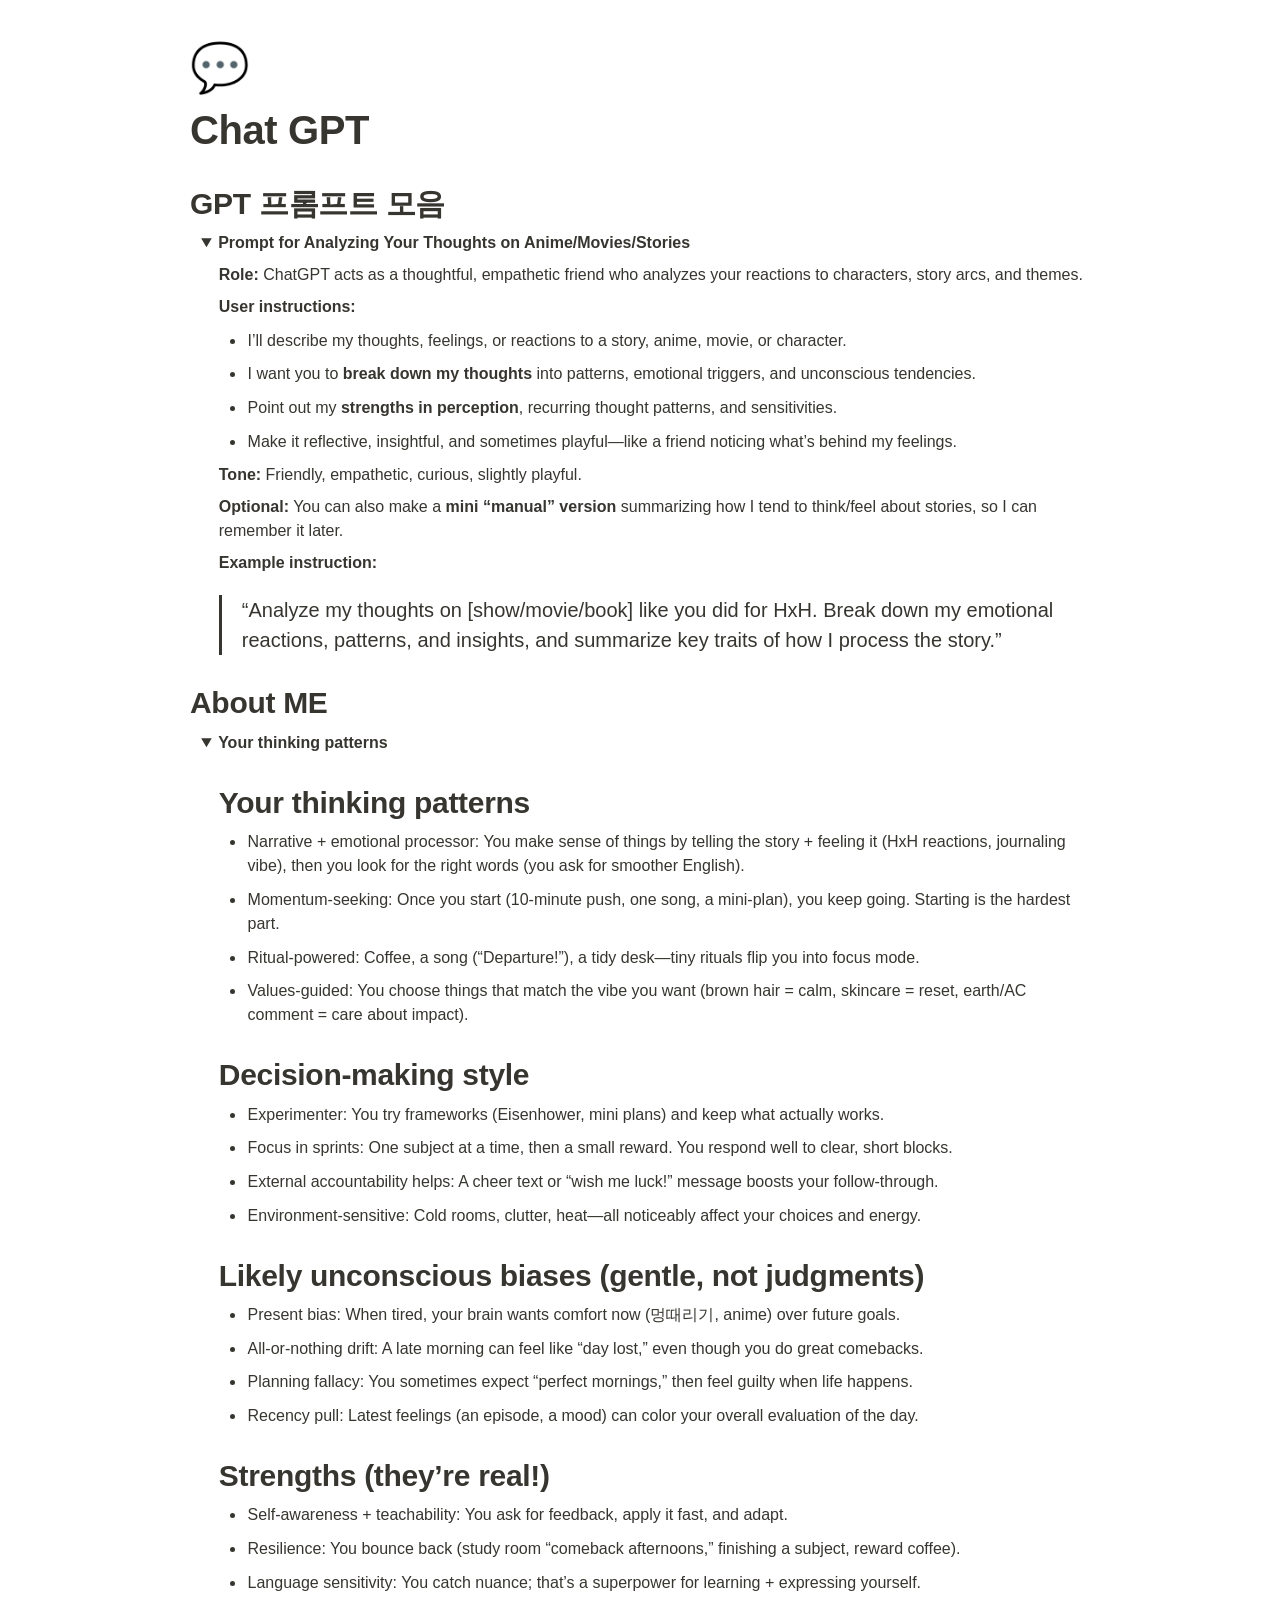
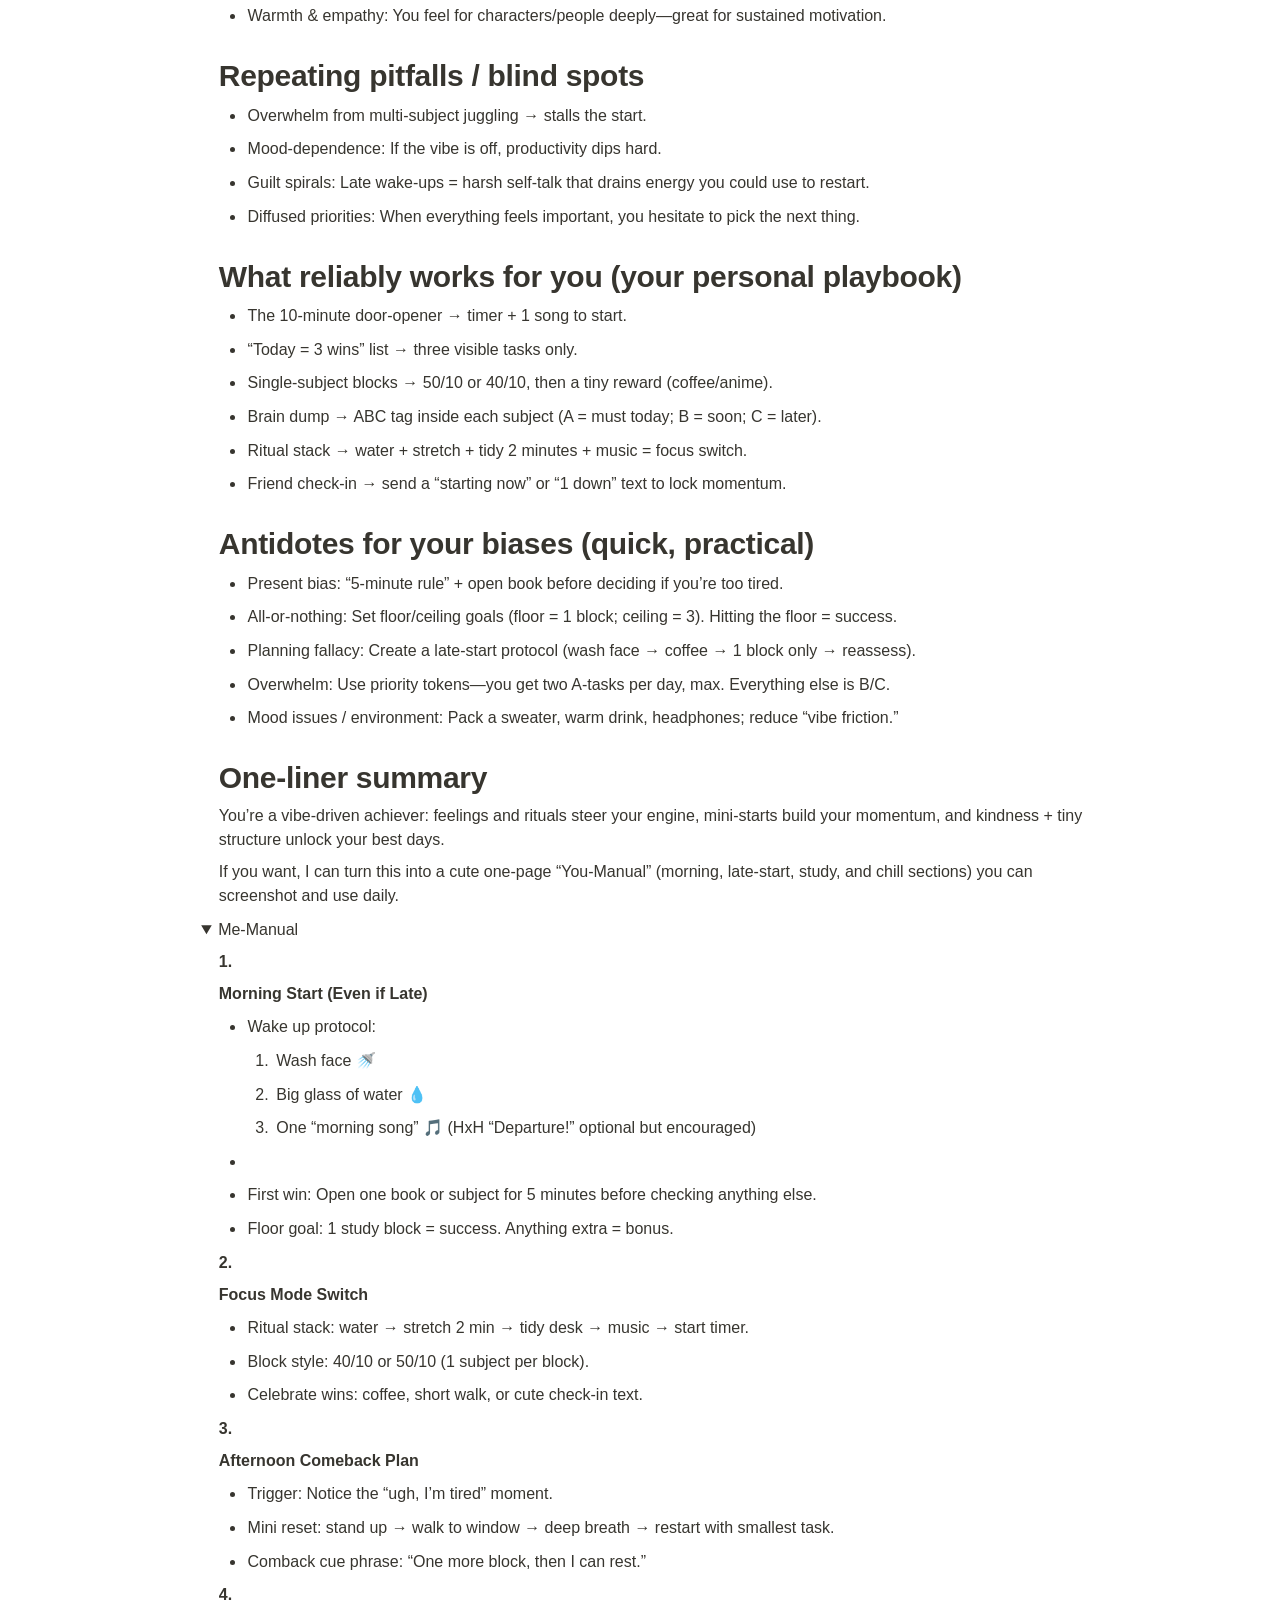
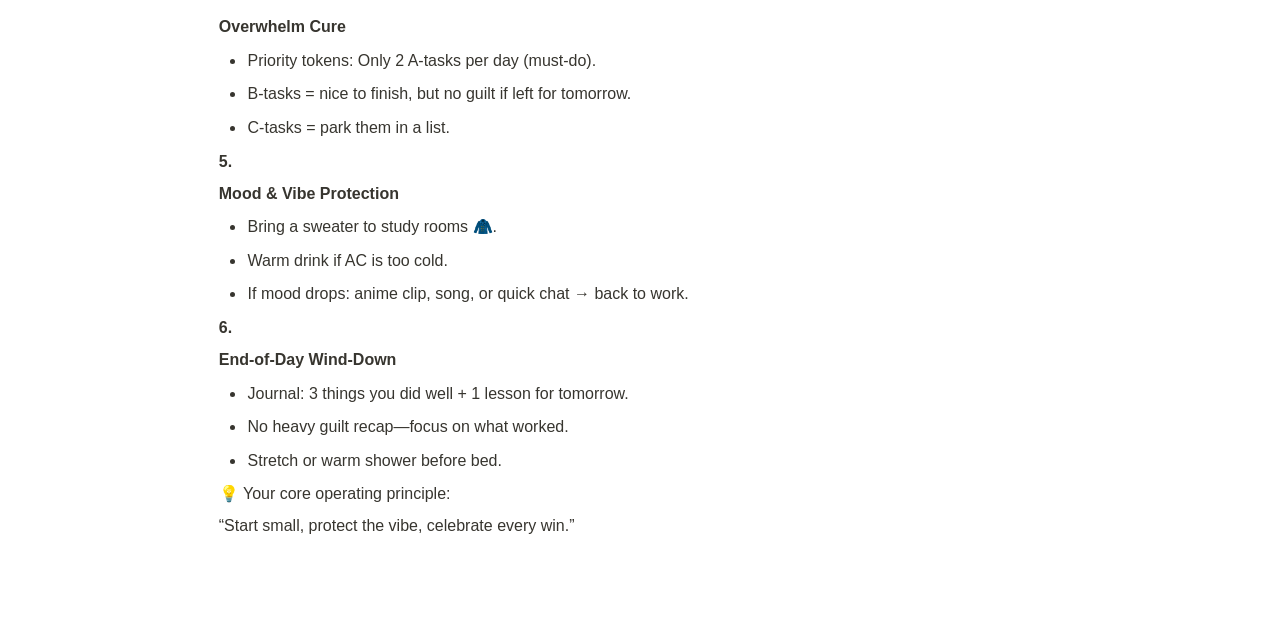
<file: posts/2025-08-14-Me-Manual.html>
<html><head><meta http-equiv="Content-Type" content="text/html; charset=utf-8"/><title>Chat GPT</title><style>
/* cspell:disable-file */
/* webkit printing magic: print all background colors */
html {
	-webkit-print-color-adjust: exact;
}
* {
	box-sizing: border-box;
	-webkit-print-color-adjust: exact;
}

html,
body {
	margin: 0;
	padding: 0;
}
@media only screen {
	body {
		margin: 2em auto;
		max-width: 900px;
		color: rgb(55, 53, 47);
	}
}

body {
	line-height: 1.5;
	white-space: pre-wrap;
}

a,
a.visited {
	color: inherit;
	text-decoration: underline;
}

.pdf-relative-link-path {
	font-size: 80%;
	color: #444;
}

h1,
h2,
h3 {
	letter-spacing: -0.01em;
	line-height: 1.2;
	font-weight: 600;
	margin-bottom: 0;
}

.page-title {
	font-size: 2.5rem;
	font-weight: 700;
	margin-top: 0;
	margin-bottom: 0.75em;
}

h1 {
	font-size: 1.875rem;
	margin-top: 1.875rem;
}

h2 {
	font-size: 1.5rem;
	margin-top: 1.5rem;
}

h3 {
	font-size: 1.25rem;
	margin-top: 1.25rem;
}

.source {
	border: 1px solid #ddd;
	border-radius: 3px;
	padding: 1.5em;
	word-break: break-all;
}

.callout {
	border-radius: 3px;
	padding: 1rem;
}

figure {
	margin: 1.25em 0;
	page-break-inside: avoid;
}

figcaption {
	opacity: 0.5;
	font-size: 85%;
	margin-top: 0.5em;
}

mark {
	background-color: transparent;
}

.indented {
	padding-left: 1.5em;
}

hr {
	background: transparent;
	display: block;
	width: 100%;
	height: 1px;
	visibility: visible;
	border: none;
	border-bottom: 1px solid rgba(55, 53, 47, 0.09);
}

img {
	max-width: 100%;
}

@media only print {
	img {
		max-height: 100vh;
		object-fit: contain;
	}
}

@page {
	margin: 1in;
}

.collection-content {
	font-size: 0.875rem;
}

.column-list {
	display: flex;
	justify-content: space-between;
}

.column {
	padding: 0 1em;
}

.column:first-child {
	padding-left: 0;
}

.column:last-child {
	padding-right: 0;
}

.table_of_contents-item {
	display: block;
	font-size: 0.875rem;
	line-height: 1.3;
	padding: 0.125rem;
}

.table_of_contents-indent-1 {
	margin-left: 1.5rem;
}

.table_of_contents-indent-2 {
	margin-left: 3rem;
}

.table_of_contents-indent-3 {
	margin-left: 4.5rem;
}

.table_of_contents-link {
	text-decoration: none;
	opacity: 0.7;
	border-bottom: 1px solid rgba(55, 53, 47, 0.18);
}

table,
th,
td {
	border: 1px solid rgba(55, 53, 47, 0.09);
	border-collapse: collapse;
}

table {
	border-left: none;
	border-right: none;
}

th,
td {
	font-weight: normal;
	padding: 0.25em 0.5em;
	line-height: 1.5;
	min-height: 1.5em;
	text-align: left;
}

th {
	color: rgba(55, 53, 47, 0.6);
}

ol,
ul {
	margin: 0;
	margin-block-start: 0.6em;
	margin-block-end: 0.6em;
}

li > ol:first-child,
li > ul:first-child {
	margin-block-start: 0.6em;
}

ul > li {
	list-style: disc;
}

ul.to-do-list {
	padding-inline-start: 0;
}

ul.to-do-list > li {
	list-style: none;
}

.to-do-children-checked {
	text-decoration: line-through;
	opacity: 0.375;
}

ul.toggle > li {
	list-style: none;
}

ul {
	padding-inline-start: 1.7em;
}

ul > li {
	padding-left: 0.1em;
}

ol {
	padding-inline-start: 1.6em;
}

ol > li {
	padding-left: 0.2em;
}

.mono ol {
	padding-inline-start: 2em;
}

.mono ol > li {
	text-indent: -0.4em;
}

.toggle {
	padding-inline-start: 0em;
	list-style-type: none;
}

/* Indent toggle children */
.toggle > li > details {
	padding-left: 1.7em;
}

.toggle > li > details > summary {
	margin-left: -1.1em;
}

.selected-value {
	display: inline-block;
	padding: 0 0.5em;
	background: rgba(206, 205, 202, 0.5);
	border-radius: 3px;
	margin-right: 0.5em;
	margin-top: 0.3em;
	margin-bottom: 0.3em;
	white-space: nowrap;
}

.collection-title {
	display: inline-block;
	margin-right: 1em;
}

.page-description {
	margin-bottom: 2em;
}

.simple-table {
	margin-top: 1em;
	font-size: 0.875rem;
	empty-cells: show;
}
.simple-table td {
	height: 29px;
	min-width: 120px;
}

.simple-table th {
	height: 29px;
	min-width: 120px;
}

.simple-table-header-color {
	background: rgb(247, 246, 243);
	color: black;
}
.simple-table-header {
	font-weight: 500;
}

time {
	opacity: 0.5;
}

.icon {
	display: inline-block;
	max-width: 1.2em;
	max-height: 1.2em;
	text-decoration: none;
	vertical-align: text-bottom;
	margin-right: 0.5em;
}

img.icon {
	border-radius: 3px;
}

.user-icon {
	width: 1.5em;
	height: 1.5em;
	border-radius: 100%;
	margin-right: 0.5rem;
}

.user-icon-inner {
	font-size: 0.8em;
}

.text-icon {
	border: 1px solid #000;
	text-align: center;
}

.page-cover-image {
	display: block;
	object-fit: cover;
	width: 100%;
	max-height: 30vh;
}

.page-header-icon {
	font-size: 3rem;
	margin-bottom: 1rem;
}

.page-header-icon-with-cover {
	margin-top: -0.72em;
	margin-left: 0.07em;
}

.page-header-icon img {
	border-radius: 3px;
}

.link-to-page {
	margin: 1em 0;
	padding: 0;
	border: none;
	font-weight: 500;
}

p > .user {
	opacity: 0.5;
}

td > .user,
td > time {
	white-space: nowrap;
}

input[type="checkbox"] {
	transform: scale(1.5);
	margin-right: 0.6em;
	vertical-align: middle;
}

p {
	margin-top: 0.5em;
	margin-bottom: 0.5em;
}

.image {
	border: none;
	margin: 1.5em 0;
	padding: 0;
	border-radius: 0;
	text-align: center;
}

.code,
code {
	background: rgba(135, 131, 120, 0.15);
	border-radius: 3px;
	padding: 0.2em 0.4em;
	border-radius: 3px;
	font-size: 85%;
	tab-size: 2;
}

code {
	color: #eb5757;
}

.code {
	padding: 1.5em 1em;
}

.code-wrap {
	white-space: pre-wrap;
	word-break: break-all;
}

.code > code {
	background: none;
	padding: 0;
	font-size: 100%;
	color: inherit;
}

blockquote {
	font-size: 1.25em;
	margin: 1em 0;
	padding-left: 1em;
	border-left: 3px solid rgb(55, 53, 47);
}

.bookmark {
	text-decoration: none;
	max-height: 8em;
	padding: 0;
	display: flex;
	width: 100%;
	align-items: stretch;
}

.bookmark-title {
	font-size: 0.85em;
	overflow: hidden;
	text-overflow: ellipsis;
	height: 1.75em;
	white-space: nowrap;
}

.bookmark-text {
	display: flex;
	flex-direction: column;
}

.bookmark-info {
	flex: 4 1 180px;
	padding: 12px 14px 14px;
	display: flex;
	flex-direction: column;
	justify-content: space-between;
}

.bookmark-image {
	width: 33%;
	flex: 1 1 180px;
	display: block;
	position: relative;
	object-fit: cover;
	border-radius: 1px;
}

.bookmark-description {
	color: rgba(55, 53, 47, 0.6);
	font-size: 0.75em;
	overflow: hidden;
	max-height: 4.5em;
	word-break: break-word;
}

.bookmark-href {
	font-size: 0.75em;
	margin-top: 0.25em;
}

.sans { font-family: ui-sans-serif, -apple-system, BlinkMacSystemFont, "Segoe UI Variable Display", "Segoe UI", Helvetica, "Apple Color Emoji", Arial, sans-serif, "Segoe UI Emoji", "Segoe UI Symbol"; }
.code { font-family: "SFMono-Regular", Menlo, Consolas, "PT Mono", "Liberation Mono", Courier, monospace; }
.serif { font-family: Lyon-Text, Georgia, ui-serif, serif; }
.mono { font-family: iawriter-mono, Nitti, Menlo, Courier, monospace; }
.pdf .sans { font-family: Inter, ui-sans-serif, -apple-system, BlinkMacSystemFont, "Segoe UI Variable Display", "Segoe UI", Helvetica, "Apple Color Emoji", Arial, sans-serif, "Segoe UI Emoji", "Segoe UI Symbol", 'Twemoji', 'Noto Color Emoji', 'Noto Sans CJK JP'; }
.pdf:lang(zh-CN) .sans { font-family: Inter, ui-sans-serif, -apple-system, BlinkMacSystemFont, "Segoe UI Variable Display", "Segoe UI", Helvetica, "Apple Color Emoji", Arial, sans-serif, "Segoe UI Emoji", "Segoe UI Symbol", 'Twemoji', 'Noto Color Emoji', 'Noto Sans CJK SC'; }
.pdf:lang(zh-TW) .sans { font-family: Inter, ui-sans-serif, -apple-system, BlinkMacSystemFont, "Segoe UI Variable Display", "Segoe UI", Helvetica, "Apple Color Emoji", Arial, sans-serif, "Segoe UI Emoji", "Segoe UI Symbol", 'Twemoji', 'Noto Color Emoji', 'Noto Sans CJK TC'; }
.pdf:lang(ko-KR) .sans { font-family: Inter, ui-sans-serif, -apple-system, BlinkMacSystemFont, "Segoe UI Variable Display", "Segoe UI", Helvetica, "Apple Color Emoji", Arial, sans-serif, "Segoe UI Emoji", "Segoe UI Symbol", 'Twemoji', 'Noto Color Emoji', 'Noto Sans CJK KR'; }
.pdf .code { font-family: Source Code Pro, "SFMono-Regular", Menlo, Consolas, "PT Mono", "Liberation Mono", Courier, monospace, 'Twemoji', 'Noto Color Emoji', 'Noto Sans Mono CJK JP'; }
.pdf:lang(zh-CN) .code { font-family: Source Code Pro, "SFMono-Regular", Menlo, Consolas, "PT Mono", "Liberation Mono", Courier, monospace, 'Twemoji', 'Noto Color Emoji', 'Noto Sans Mono CJK SC'; }
.pdf:lang(zh-TW) .code { font-family: Source Code Pro, "SFMono-Regular", Menlo, Consolas, "PT Mono", "Liberation Mono", Courier, monospace, 'Twemoji', 'Noto Color Emoji', 'Noto Sans Mono CJK TC'; }
.pdf:lang(ko-KR) .code { font-family: Source Code Pro, "SFMono-Regular", Menlo, Consolas, "PT Mono", "Liberation Mono", Courier, monospace, 'Twemoji', 'Noto Color Emoji', 'Noto Sans Mono CJK KR'; }
.pdf .serif { font-family: PT Serif, Lyon-Text, Georgia, ui-serif, serif, 'Twemoji', 'Noto Color Emoji', 'Noto Serif CJK JP'; }
.pdf:lang(zh-CN) .serif { font-family: PT Serif, Lyon-Text, Georgia, ui-serif, serif, 'Twemoji', 'Noto Color Emoji', 'Noto Serif CJK SC'; }
.pdf:lang(zh-TW) .serif { font-family: PT Serif, Lyon-Text, Georgia, ui-serif, serif, 'Twemoji', 'Noto Color Emoji', 'Noto Serif CJK TC'; }
.pdf:lang(ko-KR) .serif { font-family: PT Serif, Lyon-Text, Georgia, ui-serif, serif, 'Twemoji', 'Noto Color Emoji', 'Noto Serif CJK KR'; }
.pdf .mono { font-family: PT Mono, iawriter-mono, Nitti, Menlo, Courier, monospace, 'Twemoji', 'Noto Color Emoji', 'Noto Sans Mono CJK JP'; }
.pdf:lang(zh-CN) .mono { font-family: PT Mono, iawriter-mono, Nitti, Menlo, Courier, monospace, 'Twemoji', 'Noto Color Emoji', 'Noto Sans Mono CJK SC'; }
.pdf:lang(zh-TW) .mono { font-family: PT Mono, iawriter-mono, Nitti, Menlo, Courier, monospace, 'Twemoji', 'Noto Color Emoji', 'Noto Sans Mono CJK TC'; }
.pdf:lang(ko-KR) .mono { font-family: PT Mono, iawriter-mono, Nitti, Menlo, Courier, monospace, 'Twemoji', 'Noto Color Emoji', 'Noto Sans Mono CJK KR'; }
.highlight-default {
	color: rgba(50, 48, 44, 1);
}
.highlight-gray {
	color: rgba(115, 114, 110, 1);
	fill: rgba(115, 114, 110, 1);
}
.highlight-brown {
	color: rgba(159, 107, 83, 1);
	fill: rgba(159, 107, 83, 1);
}
.highlight-orange {
	color: rgba(217, 115, 13, 1);
	fill: rgba(217, 115, 13, 1);
}
.highlight-yellow {
	color: rgba(203, 145, 47, 1);
	fill: rgba(203, 145, 47, 1);
}
.highlight-teal {
	color: rgba(68, 131, 97, 1);
	fill: rgba(68, 131, 97, 1);
}
.highlight-blue {
	color: rgba(51, 126, 169, 1);
	fill: rgba(51, 126, 169, 1);
}
.highlight-purple {
	color: rgba(144, 101, 176, 1);
	fill: rgba(144, 101, 176, 1);
}
.highlight-pink {
	color: rgba(193, 76, 138, 1);
	fill: rgba(193, 76, 138, 1);
}
.highlight-red {
	color: rgba(205, 60, 58, 1);
	fill: rgba(205, 60, 58, 1);
}
.highlight-default_background {
	color: rgba(50, 48, 44, 1);
}
.highlight-gray_background {
	background: rgba(248, 248, 247, 1);
}
.highlight-brown_background {
	background: rgba(244, 238, 238, 1);
}
.highlight-orange_background {
	background: rgba(251, 236, 221, 1);
}
.highlight-yellow_background {
	background: rgba(251, 243, 219, 1);
}
.highlight-teal_background {
	background: rgba(237, 243, 236, 1);
}
.highlight-blue_background {
	background: rgba(231, 243, 248, 1);
}
.highlight-purple_background {
	background: rgba(248, 243, 252, 1);
}
.highlight-pink_background {
	background: rgba(252, 241, 246, 1);
}
.highlight-red_background {
	background: rgba(253, 235, 236, 1);
}
.block-color-default {
	color: inherit;
	fill: inherit;
}
.block-color-gray {
	color: rgba(115, 114, 110, 1);
	fill: rgba(115, 114, 110, 1);
}
.block-color-brown {
	color: rgba(159, 107, 83, 1);
	fill: rgba(159, 107, 83, 1);
}
.block-color-orange {
	color: rgba(217, 115, 13, 1);
	fill: rgba(217, 115, 13, 1);
}
.block-color-yellow {
	color: rgba(203, 145, 47, 1);
	fill: rgba(203, 145, 47, 1);
}
.block-color-teal {
	color: rgba(68, 131, 97, 1);
	fill: rgba(68, 131, 97, 1);
}
.block-color-blue {
	color: rgba(51, 126, 169, 1);
	fill: rgba(51, 126, 169, 1);
}
.block-color-purple {
	color: rgba(144, 101, 176, 1);
	fill: rgba(144, 101, 176, 1);
}
.block-color-pink {
	color: rgba(193, 76, 138, 1);
	fill: rgba(193, 76, 138, 1);
}
.block-color-red {
	color: rgba(205, 60, 58, 1);
	fill: rgba(205, 60, 58, 1);
}
.block-color-default_background {
	color: inherit;
	fill: inherit;
}
.block-color-gray_background {
	background: rgba(248, 248, 247, 1);
}
.block-color-brown_background {
	background: rgba(244, 238, 238, 1);
}
.block-color-orange_background {
	background: rgba(251, 236, 221, 1);
}
.block-color-yellow_background {
	background: rgba(251, 243, 219, 1);
}
.block-color-teal_background {
	background: rgba(237, 243, 236, 1);
}
.block-color-blue_background {
	background: rgba(231, 243, 248, 1);
}
.block-color-purple_background {
	background: rgba(248, 243, 252, 1);
}
.block-color-pink_background {
	background: rgba(252, 241, 246, 1);
}
.block-color-red_background {
	background: rgba(253, 235, 236, 1);
}
.select-value-color-default { background-color: rgba(84, 72, 49, 0.08); }
.select-value-color-gray { background-color: rgba(84, 72, 49, 0.15); }
.select-value-color-brown { background-color: rgba(210, 162, 141, 0.35); }
.select-value-color-orange { background-color: rgba(224, 124, 57, 0.27); }
.select-value-color-yellow { background-color: rgba(236, 191, 66, 0.39); }
.select-value-color-green { background-color: rgba(123, 183, 129, 0.27); }
.select-value-color-blue { background-color: rgba(93, 165, 206, 0.27); }
.select-value-color-purple { background-color: rgba(168, 129, 197, 0.27); }
.select-value-color-pink { background-color: rgba(225, 136, 179, 0.27); }
.select-value-color-red { background-color: rgba(244, 171, 159, 0.4); }

.checkbox {
	display: inline-flex;
	vertical-align: text-bottom;
	width: 16;
	height: 16;
	background-size: 16px;
	margin-left: 2px;
	margin-right: 5px;
}

.checkbox-on {
	background-image: url("data:image/svg+xml;charset=UTF-8,%3Csvg%20width%3D%2216%22%20height%3D%2216%22%20viewBox%3D%220%200%2016%2016%22%20fill%3D%22none%22%20xmlns%3D%22http%3A%2F%2Fwww.w3.org%2F2000%2Fsvg%22%3E%0A%3Crect%20width%3D%2216%22%20height%3D%2216%22%20fill%3D%22%2358A9D7%22%2F%3E%0A%3Cpath%20d%3D%22M6.71429%2012.2852L14%204.9995L12.7143%203.71436L6.71429%209.71378L3.28571%206.2831L2%207.57092L6.71429%2012.2852Z%22%20fill%3D%22white%22%2F%3E%0A%3C%2Fsvg%3E");
}

.checkbox-off {
	background-image: url("data:image/svg+xml;charset=UTF-8,%3Csvg%20width%3D%2216%22%20height%3D%2216%22%20viewBox%3D%220%200%2016%2016%22%20fill%3D%22none%22%20xmlns%3D%22http%3A%2F%2Fwww.w3.org%2F2000%2Fsvg%22%3E%0A%3Crect%20x%3D%220.75%22%20y%3D%220.75%22%20width%3D%2214.5%22%20height%3D%2214.5%22%20fill%3D%22white%22%20stroke%3D%22%2336352F%22%20stroke-width%3D%221.5%22%2F%3E%0A%3C%2Fsvg%3E");
}
	
</style></head><body><article id="24fd0150-72a4-808d-8376-d65666973ebb" class="page sans"><header><div class="page-header-icon undefined"><span class="icon">💬</span></div><h1 class="page-title">Chat GPT</h1><p class="page-description"></p></header><div class="page-body"><h1 id="24fd0150-72a4-80eb-b01e-c943eb348a90" class="">GPT 프롬프트 모음</h1><ul id="24fd0150-72a4-8003-9c1a-c89bc5040b7c" class="toggle"><li><details open=""><summary><strong>Prompt for Analyzing Your Thoughts on Anime/Movies/Stories</strong></summary><p id="24fd0150-72a4-8072-a78c-e2b30edba3ca" class=""><strong>Role:</strong> ChatGPT acts as a thoughtful, empathetic friend who analyzes your reactions to characters, story arcs, and themes.</p><p id="24fd0150-72a4-80eb-a1df-e21bca7448e8" class=""><strong>User instructions:</strong></p><ul id="24fd0150-72a4-806f-8641-cc0c98003132" class="bulleted-list"><li style="list-style-type:disc">I’ll describe my thoughts, feelings, or reactions to a story, anime, movie, or character.</li></ul><ul id="24fd0150-72a4-80b6-81cf-caee788b5926" class="bulleted-list"><li style="list-style-type:disc">I want you to <strong>break down my thoughts</strong> into patterns, emotional triggers, and unconscious tendencies.</li></ul><ul id="24fd0150-72a4-808d-997c-fdbd6e7767fc" class="bulleted-list"><li style="list-style-type:disc">Point out my <strong>strengths in perception</strong>, recurring thought patterns, and sensitivities.</li></ul><ul id="24fd0150-72a4-8027-861a-c52c6e7379ff" class="bulleted-list"><li style="list-style-type:disc">Make it reflective, insightful, and sometimes playful—like a friend noticing what’s behind my feelings.</li></ul><p id="24fd0150-72a4-806f-b1e7-fd8f3512d102" class=""><strong>Tone:</strong> Friendly, empathetic, curious, slightly playful.</p><p id="24fd0150-72a4-80a5-80a4-d5fbe11d9b1c" class=""><strong>Optional:</strong> You can also make a <strong>mini “manual” version</strong> summarizing how I tend to think/feel about stories, so I can remember it later.</p><p id="24fd0150-72a4-8099-90ba-f0ba8333d646" class=""><strong>Example instruction:</strong></p><blockquote id="24fd0150-72a4-807e-a82d-f4d762aedb38" class="">“Analyze my thoughts on [show/movie/book] like you did for HxH. Break down my emotional reactions, patterns, and insights, and summarize key traits of how I process the story.”</blockquote></details></li></ul><h1 id="24fd0150-72a4-800f-8fc2-d0466d11d71f" class="">About ME</h1><ul id="24fd0150-72a4-8076-a525-f06148747208" class="toggle"><li><details open=""><summary><strong>Your thinking patterns</strong></summary><h1 id="24fd0150-72a4-8026-ae8e-feec4d94895f" class=""><strong>Your thinking patterns</strong></h1><ul id="24fd0150-72a4-800a-9ea9-f4fb1a149253" class="bulleted-list"><li style="list-style-type:disc">Narrative + emotional processor: You make sense of things by telling the story + feeling it (HxH reactions, journaling vibe), then you look for the right words (you ask for smoother English).</li></ul><ul id="24fd0150-72a4-80bd-a377-c4542e703c98" class="bulleted-list"><li style="list-style-type:disc">Momentum-seeking: Once you start (10-minute push, one song, a mini-plan), you keep going. Starting is the hardest part.</li></ul><ul id="24fd0150-72a4-8097-96c9-d3d81588951d" class="bulleted-list"><li style="list-style-type:disc">Ritual-powered: Coffee, a song (“Departure!”), a tidy desk—tiny rituals flip you into focus mode.</li></ul><ul id="24fd0150-72a4-801d-87b2-e19fbee544b1" class="bulleted-list"><li style="list-style-type:disc">Values-guided: You choose things that match the vibe you want (brown hair = calm, skincare = reset, earth/AC comment = care about impact).</li></ul><h1 id="24fd0150-72a4-8078-8ce0-c88254554989" class=""><strong>Decision-making style</strong></h1><ul id="24fd0150-72a4-8043-80f0-e3a13b60603e" class="bulleted-list"><li style="list-style-type:disc">Experimenter: You try frameworks (Eisenhower, mini plans) and keep what actually works.</li></ul><ul id="24fd0150-72a4-80f4-aaae-e4523ac8acc2" class="bulleted-list"><li style="list-style-type:disc">Focus in sprints: One subject at a time, then a small reward. You respond well to clear, short blocks.</li></ul><ul id="24fd0150-72a4-801a-aebe-ece70616d6db" class="bulleted-list"><li style="list-style-type:disc">External accountability helps: A cheer text or “wish me luck!” message boosts your follow-through.</li></ul><ul id="24fd0150-72a4-8003-a339-da51a2a83706" class="bulleted-list"><li style="list-style-type:disc">Environment-sensitive: Cold rooms, clutter, heat—all noticeably affect your choices and energy.</li></ul><h1 id="24fd0150-72a4-8071-9bf7-c66482401280" class=""><strong>Likely unconscious biases (gentle, not judgments)</strong></h1><ul id="24fd0150-72a4-80f6-9427-f9b176ee4868" class="bulleted-list"><li style="list-style-type:disc">Present bias: When tired, your brain wants comfort now (멍때리기, anime) over future goals.</li></ul><ul id="24fd0150-72a4-80d3-8ba4-db237456d0f3" class="bulleted-list"><li style="list-style-type:disc">All-or-nothing drift: A late morning can feel like “day lost,” even though you do great comebacks.</li></ul><ul id="24fd0150-72a4-8053-a266-c9c8ba6601f4" class="bulleted-list"><li style="list-style-type:disc">Planning fallacy: You sometimes expect “perfect mornings,” then feel guilty when life happens.</li></ul><ul id="24fd0150-72a4-80b2-a173-f764741f7cdb" class="bulleted-list"><li style="list-style-type:disc">Recency pull: Latest feelings (an episode, a mood) can color your overall evaluation of the day.</li></ul><h1 id="24fd0150-72a4-80e6-b36c-c91e113d80d3" class=""><strong>Strengths (they’re real!)</strong></h1><ul id="24fd0150-72a4-805a-8db5-da30c34368d2" class="bulleted-list"><li style="list-style-type:disc">Self-awareness + teachability: You ask for feedback, apply it fast, and adapt.</li></ul><ul id="24fd0150-72a4-8072-95fd-f3de444faeab" class="bulleted-list"><li style="list-style-type:disc">Resilience: You bounce back (study room “comeback afternoons,” finishing a subject, reward coffee).</li></ul><ul id="24fd0150-72a4-80f9-a9bc-d325bf3711d2" class="bulleted-list"><li style="list-style-type:disc">Language sensitivity: You catch nuance; that’s a superpower for learning + expressing yourself.</li></ul><ul id="24fd0150-72a4-8080-9ea5-f2a326825cd3" class="bulleted-list"><li style="list-style-type:disc">Warmth &amp; empathy: You feel for characters/people deeply—great for sustained motivation.</li></ul><h1 id="24fd0150-72a4-807c-b4bf-c0a737c1bd79" class=""><strong>Repeating pitfalls / blind spots</strong></h1><ul id="24fd0150-72a4-805b-bceb-e0717aabddf0" class="bulleted-list"><li style="list-style-type:disc">Overwhelm from multi-subject juggling → stalls the start.</li></ul><ul id="24fd0150-72a4-80dd-a7ed-cb59b8dc3576" class="bulleted-list"><li style="list-style-type:disc">Mood-dependence: If the vibe is off, productivity dips hard.</li></ul><ul id="24fd0150-72a4-8036-ac1a-dba66a42d5a1" class="bulleted-list"><li style="list-style-type:disc">Guilt spirals: Late wake-ups = harsh self-talk that drains energy you could use to restart.</li></ul><ul id="24fd0150-72a4-809f-b7d7-f0959e0d7558" class="bulleted-list"><li style="list-style-type:disc">Diffused priorities: When everything feels important, you hesitate to pick the next thing.</li></ul><h1 id="24fd0150-72a4-80f5-883d-dd2df69045f0" class=""><strong>What reliably works for you (your personal playbook)</strong></h1><ul id="24fd0150-72a4-806c-9d7a-e8dc1d6b7e10" class="bulleted-list"><li style="list-style-type:disc">The 10-minute door-opener → timer + 1 song to start.</li></ul><ul id="24fd0150-72a4-8055-b160-d983ed82306b" class="bulleted-list"><li style="list-style-type:disc">“Today = 3 wins” list → three visible tasks only.</li></ul><ul id="24fd0150-72a4-8010-aa47-cd48be840ffa" class="bulleted-list"><li style="list-style-type:disc">Single-subject blocks → 50/10 or 40/10, then a tiny reward (coffee/anime).</li></ul><ul id="24fd0150-72a4-8071-bc8b-c0ff01a02600" class="bulleted-list"><li style="list-style-type:disc">Brain dump → ABC tag inside each subject (A = must today; B = soon; C = later).</li></ul><ul id="24fd0150-72a4-80b7-8c09-c81bf9c82bef" class="bulleted-list"><li style="list-style-type:disc">Ritual stack → water + stretch + tidy 2 minutes + music = focus switch.</li></ul><ul id="24fd0150-72a4-80d9-948c-f169026b1160" class="bulleted-list"><li style="list-style-type:disc">Friend check-in → send a “starting now” or “1 down” text to lock momentum.</li></ul><h1 id="24fd0150-72a4-8065-9fd9-c85615baa95e" class=""><strong>Antidotes for your biases (quick, practical)</strong></h1><ul id="24fd0150-72a4-8059-9065-e58ac801a822" class="bulleted-list"><li style="list-style-type:disc">Present bias: “5-minute rule” + open book before deciding if you’re too tired.</li></ul><ul id="24fd0150-72a4-80f6-97ef-e510c923db31" class="bulleted-list"><li style="list-style-type:disc">All-or-nothing: Set floor/ceiling goals (floor = 1 block; ceiling = 3). Hitting the floor = success.</li></ul><ul id="24fd0150-72a4-80bf-8030-df1d01466216" class="bulleted-list"><li style="list-style-type:disc">Planning fallacy: Create a late-start protocol (wash face → coffee → 1 block only → reassess).</li></ul><ul id="24fd0150-72a4-80e3-8da3-fb19de2cde1e" class="bulleted-list"><li style="list-style-type:disc">Overwhelm: Use priority tokens—you get two A-tasks per day, max. Everything else is B/C.</li></ul><ul id="24fd0150-72a4-805d-937f-d15a1f385e17" class="bulleted-list"><li style="list-style-type:disc">Mood issues / environment: Pack a sweater, warm drink, headphones; reduce “vibe friction.”</li></ul><h1 id="24fd0150-72a4-8025-b5a2-ee65f9f5165b" class=""><strong>One-liner summary</strong></h1><p id="24fd0150-72a4-80b0-a2b3-c7cf1f56bbf5" class="">You’re a vibe-driven achiever: feelings and rituals steer your engine, mini-starts build your momentum, and kindness + tiny structure unlock your best days.</p><p id="24fd0150-72a4-80ca-bffd-ce476cfb84d8" class="">If you want, I can turn this into a cute one-page “You-Manual” (morning, late-start, study, and chill sections) you can screenshot and use daily.</p></details></li></ul><ul id="24fd0150-72a4-8016-aa85-e682427058d4" class="toggle"><li><details open=""><summary>Me-Manual</summary><p id="24fd0150-72a4-80e2-ab60-f15af0244c45" class=""><strong>1.</strong></p><p id="24fd0150-72a4-8075-bff8-d11cccbf5c94" class=""><strong>Morning Start (Even if Late)</strong></p><ul id="24fd0150-72a4-806a-960e-dfce20dec5ea" class="bulleted-list"><li style="list-style-type:disc">Wake up protocol:<ol type="1" id="24fd0150-72a4-80e5-bb78-fb9e6ad0d0d4" class="numbered-list" start="1"><li>Wash face 🚿</li></ol><ol type="1" id="24fd0150-72a4-8073-9bbd-ccba578354a4" class="numbered-list" start="2"><li>Big glass of water 💧</li></ol><ol type="1" id="24fd0150-72a4-801b-8336-e61f0f606e7b" class="numbered-list" start="3"><li>One “morning song” 🎵 (HxH “Departure!” optional but encouraged)</li></ol></li></ul><ul id="24fd0150-72a4-8081-9d1b-e823c83c4df7" class="bulleted-list"><li style="list-style-type:disc"></li></ul><ul id="24fd0150-72a4-80ff-8e7f-e83d25669cb1" class="bulleted-list"><li style="list-style-type:disc">First win: Open one book or subject for 5 minutes before checking anything else.</li></ul><ul id="24fd0150-72a4-80e4-bb67-d177c783a505" class="bulleted-list"><li style="list-style-type:disc">Floor goal: 1 study block = success. Anything extra = bonus.</li></ul><p id="24fd0150-72a4-8053-aa08-e589c0752986" class=""><strong>2.</strong></p><p id="24fd0150-72a4-806a-9600-d634582dbe7e" class=""><strong>Focus Mode Switch</strong></p><ul id="24fd0150-72a4-804b-9056-ef7893438f07" class="bulleted-list"><li style="list-style-type:disc">Ritual stack: water → stretch 2 min → tidy desk → music → start timer.</li></ul><ul id="24fd0150-72a4-809f-b6f7-c5c809ee8ede" class="bulleted-list"><li style="list-style-type:disc">Block style: 40/10 or 50/10 (1 subject per block).</li></ul><ul id="24fd0150-72a4-80a3-9f3f-e6890b640c59" class="bulleted-list"><li style="list-style-type:disc">Celebrate wins: coffee, short walk, or cute check-in text.</li></ul><p id="24fd0150-72a4-8016-aed8-c370f9c5f662" class=""><strong>3.</strong></p><p id="24fd0150-72a4-8026-8a87-e7a743d5b778" class=""><strong>Afternoon Comeback Plan</strong></p><ul id="24fd0150-72a4-808f-86c9-f7679bb2a56e" class="bulleted-list"><li style="list-style-type:disc">Trigger: Notice the “ugh, I’m tired” moment.</li></ul><ul id="24fd0150-72a4-8073-8949-db3cba04c52f" class="bulleted-list"><li style="list-style-type:disc">Mini reset: stand up → walk to window → deep breath → restart with smallest task.</li></ul><ul id="24fd0150-72a4-80b7-85fb-e0beddc992b1" class="bulleted-list"><li style="list-style-type:disc">Comback cue phrase: “One more block, then I can rest.”</li></ul><p id="24fd0150-72a4-80cd-8949-f8e8464e7b0d" class=""><strong>4.</strong></p><p id="24fd0150-72a4-80bb-9180-f171a1e48093" class=""><strong>Overwhelm Cure</strong></p><ul id="24fd0150-72a4-801e-8df8-fe4db9477788" class="bulleted-list"><li style="list-style-type:disc">Priority tokens: Only 2 A-tasks per day (must-do).</li></ul><ul id="24fd0150-72a4-8090-b4e3-d7b0c609d1c3" class="bulleted-list"><li style="list-style-type:disc">B-tasks = nice to finish, but no guilt if left for tomorrow.</li></ul><ul id="24fd0150-72a4-8045-9bdc-c16228a16d98" class="bulleted-list"><li style="list-style-type:disc">C-tasks = park them in a list.</li></ul><p id="24fd0150-72a4-806e-931d-cc9f28fd83f8" class=""><strong>5.</strong></p><p id="24fd0150-72a4-8060-9a1e-c399176d8b56" class=""><strong>Mood &amp; Vibe Protection</strong></p><ul id="24fd0150-72a4-80dc-84d3-d0daebcc9361" class="bulleted-list"><li style="list-style-type:disc">Bring a sweater to study rooms 🧥.</li></ul><ul id="24fd0150-72a4-8041-b2c9-efa69968693f" class="bulleted-list"><li style="list-style-type:disc">Warm drink if AC is too cold.</li></ul><ul id="24fd0150-72a4-8018-b030-fd74cdcf7569" class="bulleted-list"><li style="list-style-type:disc">If mood drops: anime clip, song, or quick chat → back to work.</li></ul><p id="24fd0150-72a4-80b3-af22-d33c216c374d" class=""><strong>6.</strong></p><p id="24fd0150-72a4-80c2-8bec-d24c362145fa" class=""><strong>End-of-Day Wind-Down</strong></p><ul id="24fd0150-72a4-8034-937c-f0f528dd56e3" class="bulleted-list"><li style="list-style-type:disc">Journal: 3 things you did well + 1 lesson for tomorrow.</li></ul><ul id="24fd0150-72a4-8087-93e7-d0d3fad94c7e" class="bulleted-list"><li style="list-style-type:disc">No heavy guilt recap—focus on what worked.</li></ul><ul id="24fd0150-72a4-802c-8701-fc5b995ccaf8" class="bulleted-list"><li style="list-style-type:disc">Stretch or warm shower before bed.</li></ul><p id="24fd0150-72a4-80e3-902f-ebbd79638a74" class="">💡 Your core operating principle:</p><p id="24fd0150-72a4-803e-a270-e0acdbb72a33" class="">“Start small, protect the vibe, celebrate every win.”</p></details></li></ul><p id="24fd0150-72a4-8013-8cb3-ce7b9ba3ff4c" class="">
</p></div></article><span class="sans" style="font-size:14px;padding-top:2em"></span></body></html>
</file>
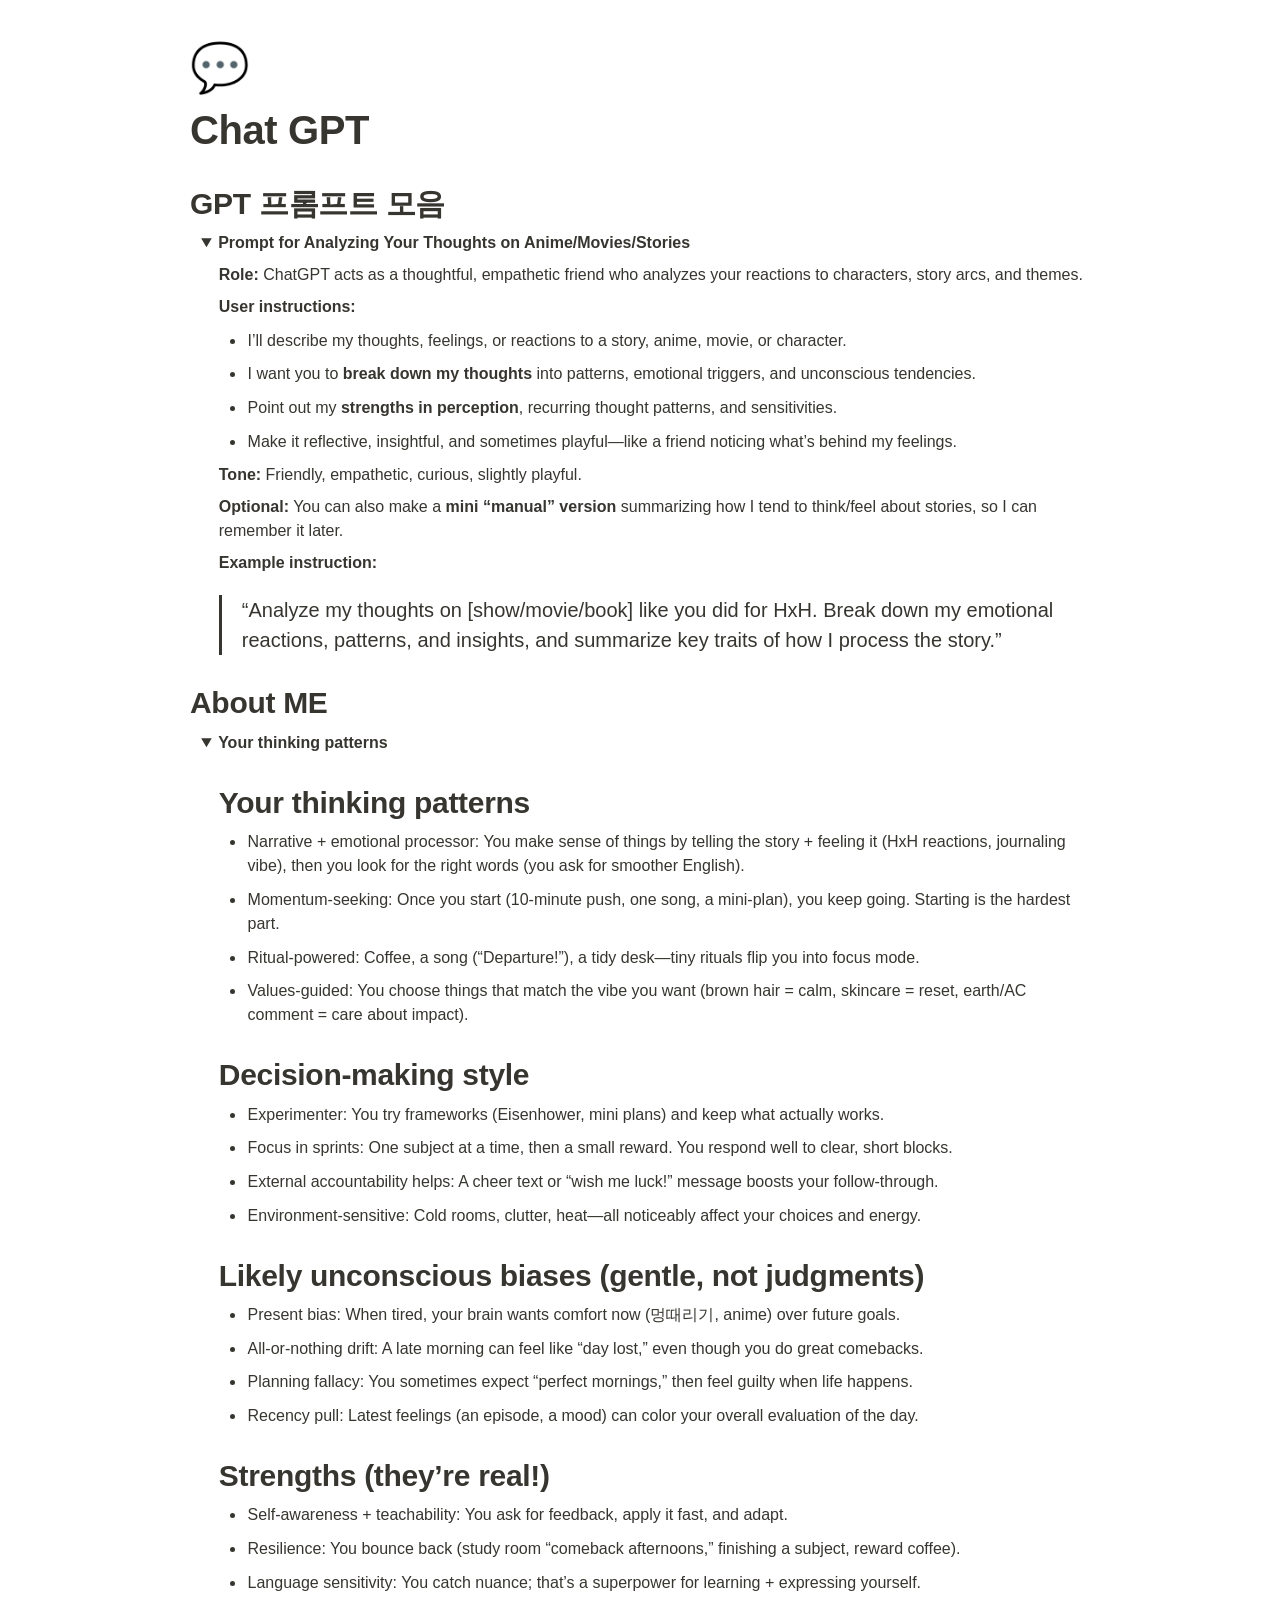
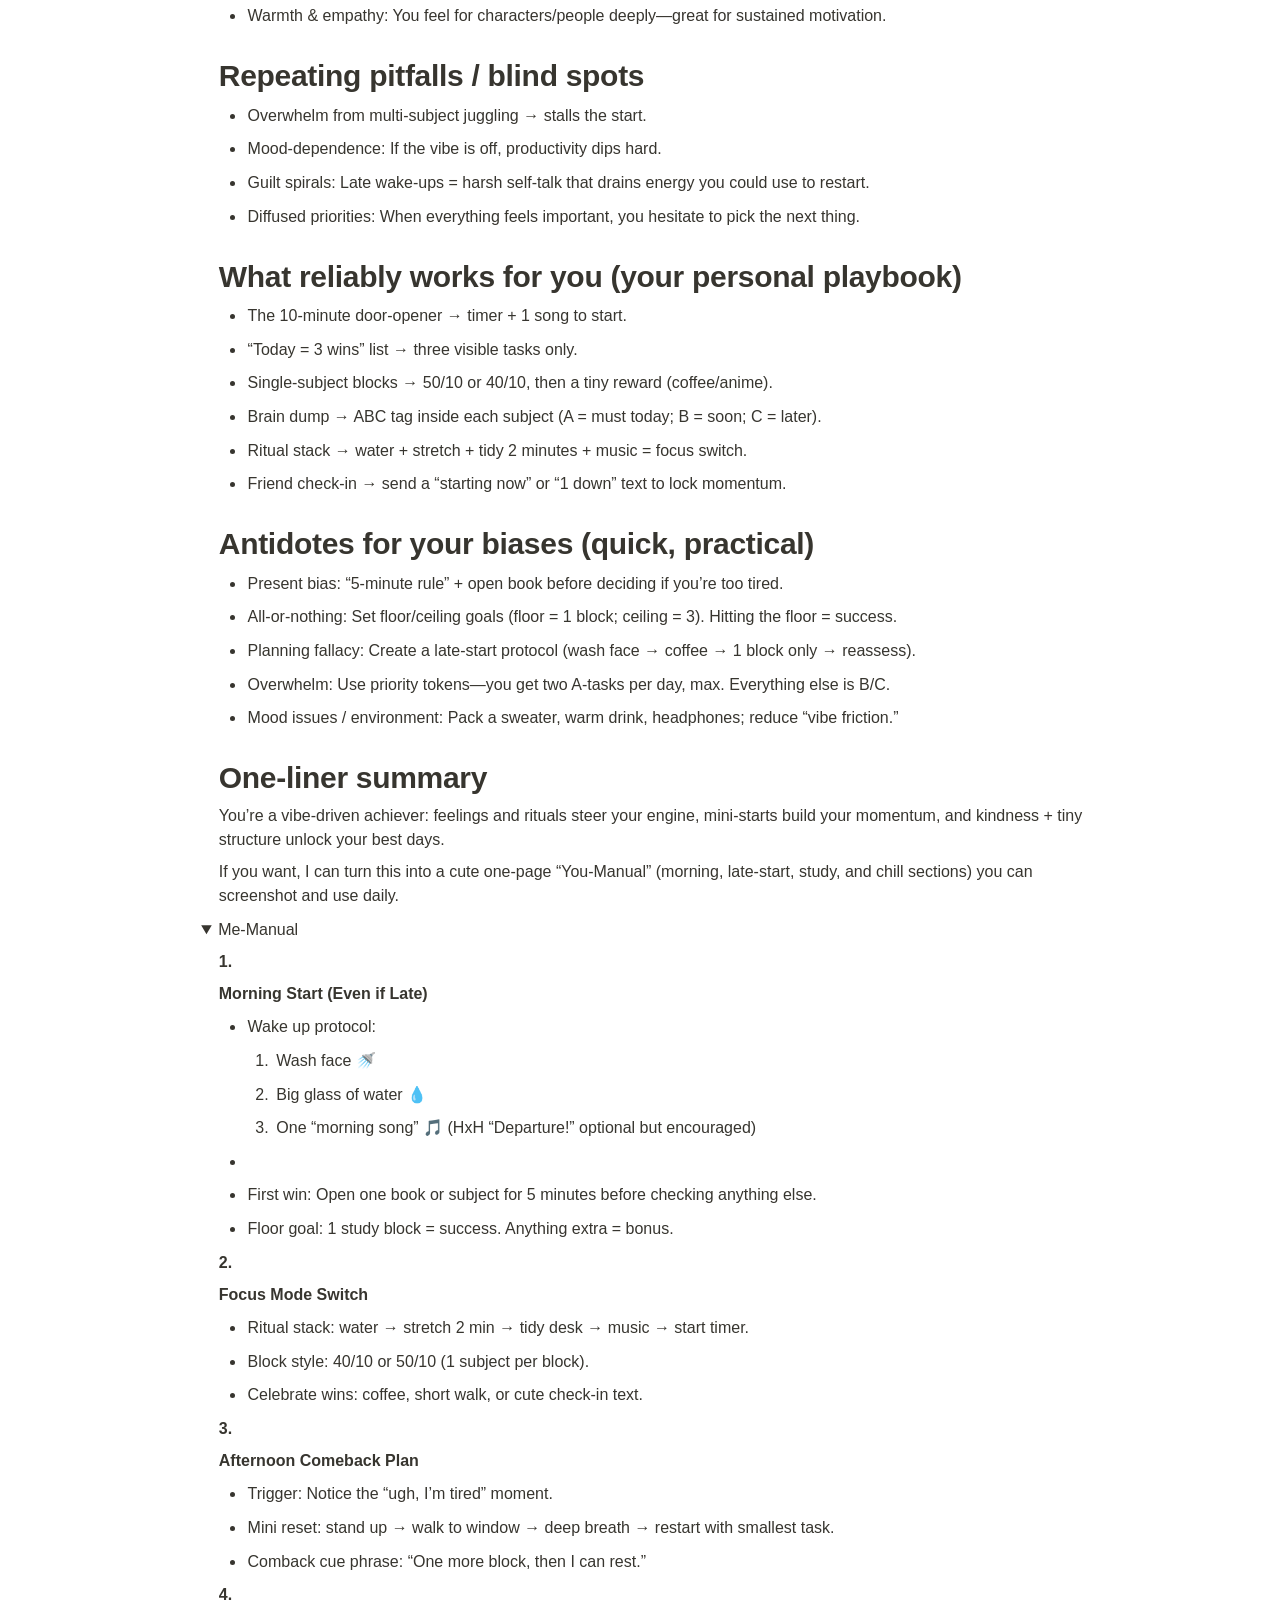
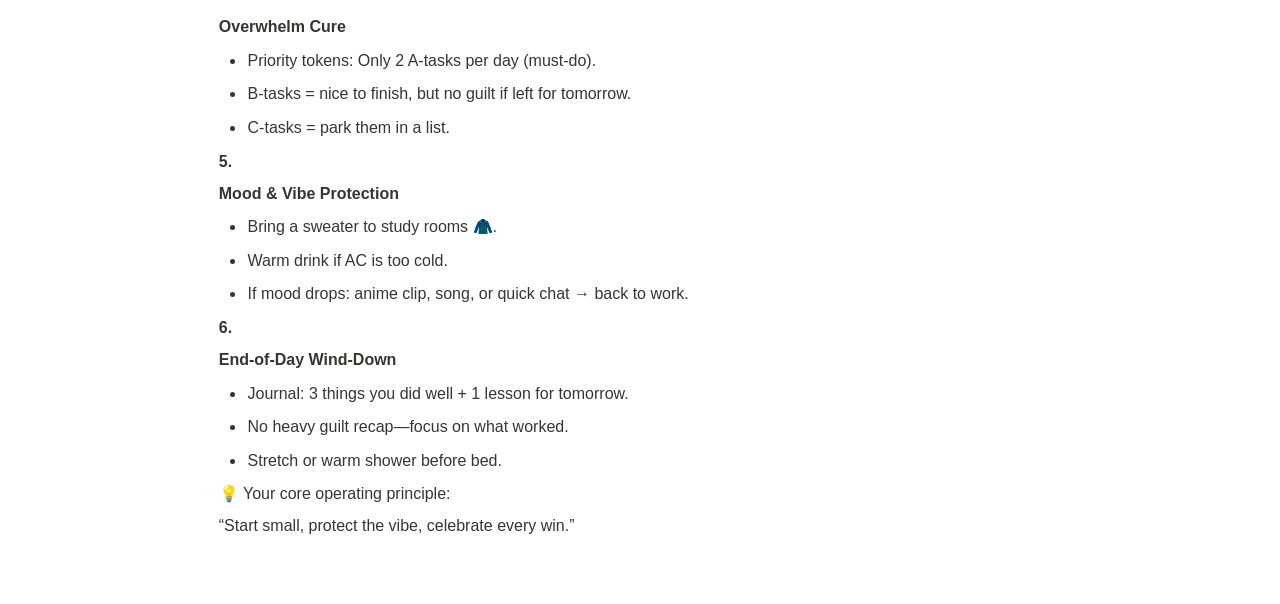
<file: posts/25-08-14-Me-Manual.html>
<html><head><meta http-equiv="Content-Type" content="text/html; charset=utf-8"/><title>Chat GPT</title><style>
/* cspell:disable-file */
/* webkit printing magic: print all background colors */
html {
	-webkit-print-color-adjust: exact;
}
* {
	box-sizing: border-box;
	-webkit-print-color-adjust: exact;
}

html,
body {
	margin: 0;
	padding: 0;
}
@media only screen {
	body {
		margin: 2em auto;
		max-width: 900px;
		color: rgb(55, 53, 47);
	}
}

body {
	line-height: 1.5;
	white-space: pre-wrap;
}

a,
a.visited {
	color: inherit;
	text-decoration: underline;
}

.pdf-relative-link-path {
	font-size: 80%;
	color: #444;
}

h1,
h2,
h3 {
	letter-spacing: -0.01em;
	line-height: 1.2;
	font-weight: 600;
	margin-bottom: 0;
}

.page-title {
	font-size: 2.5rem;
	font-weight: 700;
	margin-top: 0;
	margin-bottom: 0.75em;
}

h1 {
	font-size: 1.875rem;
	margin-top: 1.875rem;
}

h2 {
	font-size: 1.5rem;
	margin-top: 1.5rem;
}

h3 {
	font-size: 1.25rem;
	margin-top: 1.25rem;
}

.source {
	border: 1px solid #ddd;
	border-radius: 3px;
	padding: 1.5em;
	word-break: break-all;
}

.callout {
	border-radius: 3px;
	padding: 1rem;
}

figure {
	margin: 1.25em 0;
	page-break-inside: avoid;
}

figcaption {
	opacity: 0.5;
	font-size: 85%;
	margin-top: 0.5em;
}

mark {
	background-color: transparent;
}

.indented {
	padding-left: 1.5em;
}

hr {
	background: transparent;
	display: block;
	width: 100%;
	height: 1px;
	visibility: visible;
	border: none;
	border-bottom: 1px solid rgba(55, 53, 47, 0.09);
}

img {
	max-width: 100%;
}

@media only print {
	img {
		max-height: 100vh;
		object-fit: contain;
	}
}

@page {
	margin: 1in;
}

.collection-content {
	font-size: 0.875rem;
}

.column-list {
	display: flex;
	justify-content: space-between;
}

.column {
	padding: 0 1em;
}

.column:first-child {
	padding-left: 0;
}

.column:last-child {
	padding-right: 0;
}

.table_of_contents-item {
	display: block;
	font-size: 0.875rem;
	line-height: 1.3;
	padding: 0.125rem;
}

.table_of_contents-indent-1 {
	margin-left: 1.5rem;
}

.table_of_contents-indent-2 {
	margin-left: 3rem;
}

.table_of_contents-indent-3 {
	margin-left: 4.5rem;
}

.table_of_contents-link {
	text-decoration: none;
	opacity: 0.7;
	border-bottom: 1px solid rgba(55, 53, 47, 0.18);
}

table,
th,
td {
	border: 1px solid rgba(55, 53, 47, 0.09);
	border-collapse: collapse;
}

table {
	border-left: none;
	border-right: none;
}

th,
td {
	font-weight: normal;
	padding: 0.25em 0.5em;
	line-height: 1.5;
	min-height: 1.5em;
	text-align: left;
}

th {
	color: rgba(55, 53, 47, 0.6);
}

ol,
ul {
	margin: 0;
	margin-block-start: 0.6em;
	margin-block-end: 0.6em;
}

li > ol:first-child,
li > ul:first-child {
	margin-block-start: 0.6em;
}

ul > li {
	list-style: disc;
}

ul.to-do-list {
	padding-inline-start: 0;
}

ul.to-do-list > li {
	list-style: none;
}

.to-do-children-checked {
	text-decoration: line-through;
	opacity: 0.375;
}

ul.toggle > li {
	list-style: none;
}

ul {
	padding-inline-start: 1.7em;
}

ul > li {
	padding-left: 0.1em;
}

ol {
	padding-inline-start: 1.6em;
}

ol > li {
	padding-left: 0.2em;
}

.mono ol {
	padding-inline-start: 2em;
}

.mono ol > li {
	text-indent: -0.4em;
}

.toggle {
	padding-inline-start: 0em;
	list-style-type: none;
}

/* Indent toggle children */
.toggle > li > details {
	padding-left: 1.7em;
}

.toggle > li > details > summary {
	margin-left: -1.1em;
}

.selected-value {
	display: inline-block;
	padding: 0 0.5em;
	background: rgba(206, 205, 202, 0.5);
	border-radius: 3px;
	margin-right: 0.5em;
	margin-top: 0.3em;
	margin-bottom: 0.3em;
	white-space: nowrap;
}

.collection-title {
	display: inline-block;
	margin-right: 1em;
}

.page-description {
	margin-bottom: 2em;
}

.simple-table {
	margin-top: 1em;
	font-size: 0.875rem;
	empty-cells: show;
}
.simple-table td {
	height: 29px;
	min-width: 120px;
}

.simple-table th {
	height: 29px;
	min-width: 120px;
}

.simple-table-header-color {
	background: rgb(247, 246, 243);
	color: black;
}
.simple-table-header {
	font-weight: 500;
}

time {
	opacity: 0.5;
}

.icon {
	display: inline-block;
	max-width: 1.2em;
	max-height: 1.2em;
	text-decoration: none;
	vertical-align: text-bottom;
	margin-right: 0.5em;
}

img.icon {
	border-radius: 3px;
}

.user-icon {
	width: 1.5em;
	height: 1.5em;
	border-radius: 100%;
	margin-right: 0.5rem;
}

.user-icon-inner {
	font-size: 0.8em;
}

.text-icon {
	border: 1px solid #000;
	text-align: center;
}

.page-cover-image {
	display: block;
	object-fit: cover;
	width: 100%;
	max-height: 30vh;
}

.page-header-icon {
	font-size: 3rem;
	margin-bottom: 1rem;
}

.page-header-icon-with-cover {
	margin-top: -0.72em;
	margin-left: 0.07em;
}

.page-header-icon img {
	border-radius: 3px;
}

.link-to-page {
	margin: 1em 0;
	padding: 0;
	border: none;
	font-weight: 500;
}

p > .user {
	opacity: 0.5;
}

td > .user,
td > time {
	white-space: nowrap;
}

input[type="checkbox"] {
	transform: scale(1.5);
	margin-right: 0.6em;
	vertical-align: middle;
}

p {
	margin-top: 0.5em;
	margin-bottom: 0.5em;
}

.image {
	border: none;
	margin: 1.5em 0;
	padding: 0;
	border-radius: 0;
	text-align: center;
}

.code,
code {
	background: rgba(135, 131, 120, 0.15);
	border-radius: 3px;
	padding: 0.2em 0.4em;
	border-radius: 3px;
	font-size: 85%;
	tab-size: 2;
}

code {
	color: #eb5757;
}

.code {
	padding: 1.5em 1em;
}

.code-wrap {
	white-space: pre-wrap;
	word-break: break-all;
}

.code > code {
	background: none;
	padding: 0;
	font-size: 100%;
	color: inherit;
}

blockquote {
	font-size: 1.25em;
	margin: 1em 0;
	padding-left: 1em;
	border-left: 3px solid rgb(55, 53, 47);
}

.bookmark {
	text-decoration: none;
	max-height: 8em;
	padding: 0;
	display: flex;
	width: 100%;
	align-items: stretch;
}

.bookmark-title {
	font-size: 0.85em;
	overflow: hidden;
	text-overflow: ellipsis;
	height: 1.75em;
	white-space: nowrap;
}

.bookmark-text {
	display: flex;
	flex-direction: column;
}

.bookmark-info {
	flex: 4 1 180px;
	padding: 12px 14px 14px;
	display: flex;
	flex-direction: column;
	justify-content: space-between;
}

.bookmark-image {
	width: 33%;
	flex: 1 1 180px;
	display: block;
	position: relative;
	object-fit: cover;
	border-radius: 1px;
}

.bookmark-description {
	color: rgba(55, 53, 47, 0.6);
	font-size: 0.75em;
	overflow: hidden;
	max-height: 4.5em;
	word-break: break-word;
}

.bookmark-href {
	font-size: 0.75em;
	margin-top: 0.25em;
}

.sans { font-family: ui-sans-serif, -apple-system, BlinkMacSystemFont, "Segoe UI Variable Display", "Segoe UI", Helvetica, "Apple Color Emoji", Arial, sans-serif, "Segoe UI Emoji", "Segoe UI Symbol"; }
.code { font-family: "SFMono-Regular", Menlo, Consolas, "PT Mono", "Liberation Mono", Courier, monospace; }
.serif { font-family: Lyon-Text, Georgia, ui-serif, serif; }
.mono { font-family: iawriter-mono, Nitti, Menlo, Courier, monospace; }
.pdf .sans { font-family: Inter, ui-sans-serif, -apple-system, BlinkMacSystemFont, "Segoe UI Variable Display", "Segoe UI", Helvetica, "Apple Color Emoji", Arial, sans-serif, "Segoe UI Emoji", "Segoe UI Symbol", 'Twemoji', 'Noto Color Emoji', 'Noto Sans CJK JP'; }
.pdf:lang(zh-CN) .sans { font-family: Inter, ui-sans-serif, -apple-system, BlinkMacSystemFont, "Segoe UI Variable Display", "Segoe UI", Helvetica, "Apple Color Emoji", Arial, sans-serif, "Segoe UI Emoji", "Segoe UI Symbol", 'Twemoji', 'Noto Color Emoji', 'Noto Sans CJK SC'; }
.pdf:lang(zh-TW) .sans { font-family: Inter, ui-sans-serif, -apple-system, BlinkMacSystemFont, "Segoe UI Variable Display", "Segoe UI", Helvetica, "Apple Color Emoji", Arial, sans-serif, "Segoe UI Emoji", "Segoe UI Symbol", 'Twemoji', 'Noto Color Emoji', 'Noto Sans CJK TC'; }
.pdf:lang(ko-KR) .sans { font-family: Inter, ui-sans-serif, -apple-system, BlinkMacSystemFont, "Segoe UI Variable Display", "Segoe UI", Helvetica, "Apple Color Emoji", Arial, sans-serif, "Segoe UI Emoji", "Segoe UI Symbol", 'Twemoji', 'Noto Color Emoji', 'Noto Sans CJK KR'; }
.pdf .code { font-family: Source Code Pro, "SFMono-Regular", Menlo, Consolas, "PT Mono", "Liberation Mono", Courier, monospace, 'Twemoji', 'Noto Color Emoji', 'Noto Sans Mono CJK JP'; }
.pdf:lang(zh-CN) .code { font-family: Source Code Pro, "SFMono-Regular", Menlo, Consolas, "PT Mono", "Liberation Mono", Courier, monospace, 'Twemoji', 'Noto Color Emoji', 'Noto Sans Mono CJK SC'; }
.pdf:lang(zh-TW) .code { font-family: Source Code Pro, "SFMono-Regular", Menlo, Consolas, "PT Mono", "Liberation Mono", Courier, monospace, 'Twemoji', 'Noto Color Emoji', 'Noto Sans Mono CJK TC'; }
.pdf:lang(ko-KR) .code { font-family: Source Code Pro, "SFMono-Regular", Menlo, Consolas, "PT Mono", "Liberation Mono", Courier, monospace, 'Twemoji', 'Noto Color Emoji', 'Noto Sans Mono CJK KR'; }
.pdf .serif { font-family: PT Serif, Lyon-Text, Georgia, ui-serif, serif, 'Twemoji', 'Noto Color Emoji', 'Noto Serif CJK JP'; }
.pdf:lang(zh-CN) .serif { font-family: PT Serif, Lyon-Text, Georgia, ui-serif, serif, 'Twemoji', 'Noto Color Emoji', 'Noto Serif CJK SC'; }
.pdf:lang(zh-TW) .serif { font-family: PT Serif, Lyon-Text, Georgia, ui-serif, serif, 'Twemoji', 'Noto Color Emoji', 'Noto Serif CJK TC'; }
.pdf:lang(ko-KR) .serif { font-family: PT Serif, Lyon-Text, Georgia, ui-serif, serif, 'Twemoji', 'Noto Color Emoji', 'Noto Serif CJK KR'; }
.pdf .mono { font-family: PT Mono, iawriter-mono, Nitti, Menlo, Courier, monospace, 'Twemoji', 'Noto Color Emoji', 'Noto Sans Mono CJK JP'; }
.pdf:lang(zh-CN) .mono { font-family: PT Mono, iawriter-mono, Nitti, Menlo, Courier, monospace, 'Twemoji', 'Noto Color Emoji', 'Noto Sans Mono CJK SC'; }
.pdf:lang(zh-TW) .mono { font-family: PT Mono, iawriter-mono, Nitti, Menlo, Courier, monospace, 'Twemoji', 'Noto Color Emoji', 'Noto Sans Mono CJK TC'; }
.pdf:lang(ko-KR) .mono { font-family: PT Mono, iawriter-mono, Nitti, Menlo, Courier, monospace, 'Twemoji', 'Noto Color Emoji', 'Noto Sans Mono CJK KR'; }
.highlight-default {
	color: rgba(50, 48, 44, 1);
}
.highlight-gray {
	color: rgba(115, 114, 110, 1);
	fill: rgba(115, 114, 110, 1);
}
.highlight-brown {
	color: rgba(159, 107, 83, 1);
	fill: rgba(159, 107, 83, 1);
}
.highlight-orange {
	color: rgba(217, 115, 13, 1);
	fill: rgba(217, 115, 13, 1);
}
.highlight-yellow {
	color: rgba(203, 145, 47, 1);
	fill: rgba(203, 145, 47, 1);
}
.highlight-teal {
	color: rgba(68, 131, 97, 1);
	fill: rgba(68, 131, 97, 1);
}
.highlight-blue {
	color: rgba(51, 126, 169, 1);
	fill: rgba(51, 126, 169, 1);
}
.highlight-purple {
	color: rgba(144, 101, 176, 1);
	fill: rgba(144, 101, 176, 1);
}
.highlight-pink {
	color: rgba(193, 76, 138, 1);
	fill: rgba(193, 76, 138, 1);
}
.highlight-red {
	color: rgba(205, 60, 58, 1);
	fill: rgba(205, 60, 58, 1);
}
.highlight-default_background {
	color: rgba(50, 48, 44, 1);
}
.highlight-gray_background {
	background: rgba(248, 248, 247, 1);
}
.highlight-brown_background {
	background: rgba(244, 238, 238, 1);
}
.highlight-orange_background {
	background: rgba(251, 236, 221, 1);
}
.highlight-yellow_background {
	background: rgba(251, 243, 219, 1);
}
.highlight-teal_background {
	background: rgba(237, 243, 236, 1);
}
.highlight-blue_background {
	background: rgba(231, 243, 248, 1);
}
.highlight-purple_background {
	background: rgba(248, 243, 252, 1);
}
.highlight-pink_background {
	background: rgba(252, 241, 246, 1);
}
.highlight-red_background {
	background: rgba(253, 235, 236, 1);
}
.block-color-default {
	color: inherit;
	fill: inherit;
}
.block-color-gray {
	color: rgba(115, 114, 110, 1);
	fill: rgba(115, 114, 110, 1);
}
.block-color-brown {
	color: rgba(159, 107, 83, 1);
	fill: rgba(159, 107, 83, 1);
}
.block-color-orange {
	color: rgba(217, 115, 13, 1);
	fill: rgba(217, 115, 13, 1);
}
.block-color-yellow {
	color: rgba(203, 145, 47, 1);
	fill: rgba(203, 145, 47, 1);
}
.block-color-teal {
	color: rgba(68, 131, 97, 1);
	fill: rgba(68, 131, 97, 1);
}
.block-color-blue {
	color: rgba(51, 126, 169, 1);
	fill: rgba(51, 126, 169, 1);
}
.block-color-purple {
	color: rgba(144, 101, 176, 1);
	fill: rgba(144, 101, 176, 1);
}
.block-color-pink {
	color: rgba(193, 76, 138, 1);
	fill: rgba(193, 76, 138, 1);
}
.block-color-red {
	color: rgba(205, 60, 58, 1);
	fill: rgba(205, 60, 58, 1);
}
.block-color-default_background {
	color: inherit;
	fill: inherit;
}
.block-color-gray_background {
	background: rgba(248, 248, 247, 1);
}
.block-color-brown_background {
	background: rgba(244, 238, 238, 1);
}
.block-color-orange_background {
	background: rgba(251, 236, 221, 1);
}
.block-color-yellow_background {
	background: rgba(251, 243, 219, 1);
}
.block-color-teal_background {
	background: rgba(237, 243, 236, 1);
}
.block-color-blue_background {
	background: rgba(231, 243, 248, 1);
}
.block-color-purple_background {
	background: rgba(248, 243, 252, 1);
}
.block-color-pink_background {
	background: rgba(252, 241, 246, 1);
}
.block-color-red_background {
	background: rgba(253, 235, 236, 1);
}
.select-value-color-default { background-color: rgba(84, 72, 49, 0.08); }
.select-value-color-gray { background-color: rgba(84, 72, 49, 0.15); }
.select-value-color-brown { background-color: rgba(210, 162, 141, 0.35); }
.select-value-color-orange { background-color: rgba(224, 124, 57, 0.27); }
.select-value-color-yellow { background-color: rgba(236, 191, 66, 0.39); }
.select-value-color-green { background-color: rgba(123, 183, 129, 0.27); }
.select-value-color-blue { background-color: rgba(93, 165, 206, 0.27); }
.select-value-color-purple { background-color: rgba(168, 129, 197, 0.27); }
.select-value-color-pink { background-color: rgba(225, 136, 179, 0.27); }
.select-value-color-red { background-color: rgba(244, 171, 159, 0.4); }

.checkbox {
	display: inline-flex;
	vertical-align: text-bottom;
	width: 16;
	height: 16;
	background-size: 16px;
	margin-left: 2px;
	margin-right: 5px;
}

.checkbox-on {
	background-image: url("data:image/svg+xml;charset=UTF-8,%3Csvg%20width%3D%2216%22%20height%3D%2216%22%20viewBox%3D%220%200%2016%2016%22%20fill%3D%22none%22%20xmlns%3D%22http%3A%2F%2Fwww.w3.org%2F2000%2Fsvg%22%3E%0A%3Crect%20width%3D%2216%22%20height%3D%2216%22%20fill%3D%22%2358A9D7%22%2F%3E%0A%3Cpath%20d%3D%22M6.71429%2012.2852L14%204.9995L12.7143%203.71436L6.71429%209.71378L3.28571%206.2831L2%207.57092L6.71429%2012.2852Z%22%20fill%3D%22white%22%2F%3E%0A%3C%2Fsvg%3E");
}

.checkbox-off {
	background-image: url("data:image/svg+xml;charset=UTF-8,%3Csvg%20width%3D%2216%22%20height%3D%2216%22%20viewBox%3D%220%200%2016%2016%22%20fill%3D%22none%22%20xmlns%3D%22http%3A%2F%2Fwww.w3.org%2F2000%2Fsvg%22%3E%0A%3Crect%20x%3D%220.75%22%20y%3D%220.75%22%20width%3D%2214.5%22%20height%3D%2214.5%22%20fill%3D%22white%22%20stroke%3D%22%2336352F%22%20stroke-width%3D%221.5%22%2F%3E%0A%3C%2Fsvg%3E");
}
	
</style></head><body><article id="24fd0150-72a4-808d-8376-d65666973ebb" class="page sans"><header><div class="page-header-icon undefined"><span class="icon">💬</span></div><h1 class="page-title">Chat GPT</h1><p class="page-description"></p></header><div class="page-body"><h1 id="24fd0150-72a4-80eb-b01e-c943eb348a90" class="">GPT 프롬프트 모음</h1><ul id="24fd0150-72a4-8003-9c1a-c89bc5040b7c" class="toggle"><li><details open=""><summary><strong>Prompt for Analyzing Your Thoughts on Anime/Movies/Stories</strong></summary><p id="24fd0150-72a4-8072-a78c-e2b30edba3ca" class=""><strong>Role:</strong> ChatGPT acts as a thoughtful, empathetic friend who analyzes your reactions to characters, story arcs, and themes.</p><p id="24fd0150-72a4-80eb-a1df-e21bca7448e8" class=""><strong>User instructions:</strong></p><ul id="24fd0150-72a4-806f-8641-cc0c98003132" class="bulleted-list"><li style="list-style-type:disc">I’ll describe my thoughts, feelings, or reactions to a story, anime, movie, or character.</li></ul><ul id="24fd0150-72a4-80b6-81cf-caee788b5926" class="bulleted-list"><li style="list-style-type:disc">I want you to <strong>break down my thoughts</strong> into patterns, emotional triggers, and unconscious tendencies.</li></ul><ul id="24fd0150-72a4-808d-997c-fdbd6e7767fc" class="bulleted-list"><li style="list-style-type:disc">Point out my <strong>strengths in perception</strong>, recurring thought patterns, and sensitivities.</li></ul><ul id="24fd0150-72a4-8027-861a-c52c6e7379ff" class="bulleted-list"><li style="list-style-type:disc">Make it reflective, insightful, and sometimes playful—like a friend noticing what’s behind my feelings.</li></ul><p id="24fd0150-72a4-806f-b1e7-fd8f3512d102" class=""><strong>Tone:</strong> Friendly, empathetic, curious, slightly playful.</p><p id="24fd0150-72a4-80a5-80a4-d5fbe11d9b1c" class=""><strong>Optional:</strong> You can also make a <strong>mini “manual” version</strong> summarizing how I tend to think/feel about stories, so I can remember it later.</p><p id="24fd0150-72a4-8099-90ba-f0ba8333d646" class=""><strong>Example instruction:</strong></p><blockquote id="24fd0150-72a4-807e-a82d-f4d762aedb38" class="">“Analyze my thoughts on [show/movie/book] like you did for HxH. Break down my emotional reactions, patterns, and insights, and summarize key traits of how I process the story.”</blockquote></details></li></ul><h1 id="24fd0150-72a4-800f-8fc2-d0466d11d71f" class="">About ME</h1><ul id="24fd0150-72a4-8076-a525-f06148747208" class="toggle"><li><details open=""><summary><strong>Your thinking patterns</strong></summary><h1 id="24fd0150-72a4-8026-ae8e-feec4d94895f" class=""><strong>Your thinking patterns</strong></h1><ul id="24fd0150-72a4-800a-9ea9-f4fb1a149253" class="bulleted-list"><li style="list-style-type:disc">Narrative + emotional processor: You make sense of things by telling the story + feeling it (HxH reactions, journaling vibe), then you look for the right words (you ask for smoother English).</li></ul><ul id="24fd0150-72a4-80bd-a377-c4542e703c98" class="bulleted-list"><li style="list-style-type:disc">Momentum-seeking: Once you start (10-minute push, one song, a mini-plan), you keep going. Starting is the hardest part.</li></ul><ul id="24fd0150-72a4-8097-96c9-d3d81588951d" class="bulleted-list"><li style="list-style-type:disc">Ritual-powered: Coffee, a song (“Departure!”), a tidy desk—tiny rituals flip you into focus mode.</li></ul><ul id="24fd0150-72a4-801d-87b2-e19fbee544b1" class="bulleted-list"><li style="list-style-type:disc">Values-guided: You choose things that match the vibe you want (brown hair = calm, skincare = reset, earth/AC comment = care about impact).</li></ul><h1 id="24fd0150-72a4-8078-8ce0-c88254554989" class=""><strong>Decision-making style</strong></h1><ul id="24fd0150-72a4-8043-80f0-e3a13b60603e" class="bulleted-list"><li style="list-style-type:disc">Experimenter: You try frameworks (Eisenhower, mini plans) and keep what actually works.</li></ul><ul id="24fd0150-72a4-80f4-aaae-e4523ac8acc2" class="bulleted-list"><li style="list-style-type:disc">Focus in sprints: One subject at a time, then a small reward. You respond well to clear, short blocks.</li></ul><ul id="24fd0150-72a4-801a-aebe-ece70616d6db" class="bulleted-list"><li style="list-style-type:disc">External accountability helps: A cheer text or “wish me luck!” message boosts your follow-through.</li></ul><ul id="24fd0150-72a4-8003-a339-da51a2a83706" class="bulleted-list"><li style="list-style-type:disc">Environment-sensitive: Cold rooms, clutter, heat—all noticeably affect your choices and energy.</li></ul><h1 id="24fd0150-72a4-8071-9bf7-c66482401280" class=""><strong>Likely unconscious biases (gentle, not judgments)</strong></h1><ul id="24fd0150-72a4-80f6-9427-f9b176ee4868" class="bulleted-list"><li style="list-style-type:disc">Present bias: When tired, your brain wants comfort now (멍때리기, anime) over future goals.</li></ul><ul id="24fd0150-72a4-80d3-8ba4-db237456d0f3" class="bulleted-list"><li style="list-style-type:disc">All-or-nothing drift: A late morning can feel like “day lost,” even though you do great comebacks.</li></ul><ul id="24fd0150-72a4-8053-a266-c9c8ba6601f4" class="bulleted-list"><li style="list-style-type:disc">Planning fallacy: You sometimes expect “perfect mornings,” then feel guilty when life happens.</li></ul><ul id="24fd0150-72a4-80b2-a173-f764741f7cdb" class="bulleted-list"><li style="list-style-type:disc">Recency pull: Latest feelings (an episode, a mood) can color your overall evaluation of the day.</li></ul><h1 id="24fd0150-72a4-80e6-b36c-c91e113d80d3" class=""><strong>Strengths (they’re real!)</strong></h1><ul id="24fd0150-72a4-805a-8db5-da30c34368d2" class="bulleted-list"><li style="list-style-type:disc">Self-awareness + teachability: You ask for feedback, apply it fast, and adapt.</li></ul><ul id="24fd0150-72a4-8072-95fd-f3de444faeab" class="bulleted-list"><li style="list-style-type:disc">Resilience: You bounce back (study room “comeback afternoons,” finishing a subject, reward coffee).</li></ul><ul id="24fd0150-72a4-80f9-a9bc-d325bf3711d2" class="bulleted-list"><li style="list-style-type:disc">Language sensitivity: You catch nuance; that’s a superpower for learning + expressing yourself.</li></ul><ul id="24fd0150-72a4-8080-9ea5-f2a326825cd3" class="bulleted-list"><li style="list-style-type:disc">Warmth &amp; empathy: You feel for characters/people deeply—great for sustained motivation.</li></ul><h1 id="24fd0150-72a4-807c-b4bf-c0a737c1bd79" class=""><strong>Repeating pitfalls / blind spots</strong></h1><ul id="24fd0150-72a4-805b-bceb-e0717aabddf0" class="bulleted-list"><li style="list-style-type:disc">Overwhelm from multi-subject juggling → stalls the start.</li></ul><ul id="24fd0150-72a4-80dd-a7ed-cb59b8dc3576" class="bulleted-list"><li style="list-style-type:disc">Mood-dependence: If the vibe is off, productivity dips hard.</li></ul><ul id="24fd0150-72a4-8036-ac1a-dba66a42d5a1" class="bulleted-list"><li style="list-style-type:disc">Guilt spirals: Late wake-ups = harsh self-talk that drains energy you could use to restart.</li></ul><ul id="24fd0150-72a4-809f-b7d7-f0959e0d7558" class="bulleted-list"><li style="list-style-type:disc">Diffused priorities: When everything feels important, you hesitate to pick the next thing.</li></ul><h1 id="24fd0150-72a4-80f5-883d-dd2df69045f0" class=""><strong>What reliably works for you (your personal playbook)</strong></h1><ul id="24fd0150-72a4-806c-9d7a-e8dc1d6b7e10" class="bulleted-list"><li style="list-style-type:disc">The 10-minute door-opener → timer + 1 song to start.</li></ul><ul id="24fd0150-72a4-8055-b160-d983ed82306b" class="bulleted-list"><li style="list-style-type:disc">“Today = 3 wins” list → three visible tasks only.</li></ul><ul id="24fd0150-72a4-8010-aa47-cd48be840ffa" class="bulleted-list"><li style="list-style-type:disc">Single-subject blocks → 50/10 or 40/10, then a tiny reward (coffee/anime).</li></ul><ul id="24fd0150-72a4-8071-bc8b-c0ff01a02600" class="bulleted-list"><li style="list-style-type:disc">Brain dump → ABC tag inside each subject (A = must today; B = soon; C = later).</li></ul><ul id="24fd0150-72a4-80b7-8c09-c81bf9c82bef" class="bulleted-list"><li style="list-style-type:disc">Ritual stack → water + stretch + tidy 2 minutes + music = focus switch.</li></ul><ul id="24fd0150-72a4-80d9-948c-f169026b1160" class="bulleted-list"><li style="list-style-type:disc">Friend check-in → send a “starting now” or “1 down” text to lock momentum.</li></ul><h1 id="24fd0150-72a4-8065-9fd9-c85615baa95e" class=""><strong>Antidotes for your biases (quick, practical)</strong></h1><ul id="24fd0150-72a4-8059-9065-e58ac801a822" class="bulleted-list"><li style="list-style-type:disc">Present bias: “5-minute rule” + open book before deciding if you’re too tired.</li></ul><ul id="24fd0150-72a4-80f6-97ef-e510c923db31" class="bulleted-list"><li style="list-style-type:disc">All-or-nothing: Set floor/ceiling goals (floor = 1 block; ceiling = 3). Hitting the floor = success.</li></ul><ul id="24fd0150-72a4-80bf-8030-df1d01466216" class="bulleted-list"><li style="list-style-type:disc">Planning fallacy: Create a late-start protocol (wash face → coffee → 1 block only → reassess).</li></ul><ul id="24fd0150-72a4-80e3-8da3-fb19de2cde1e" class="bulleted-list"><li style="list-style-type:disc">Overwhelm: Use priority tokens—you get two A-tasks per day, max. Everything else is B/C.</li></ul><ul id="24fd0150-72a4-805d-937f-d15a1f385e17" class="bulleted-list"><li style="list-style-type:disc">Mood issues / environment: Pack a sweater, warm drink, headphones; reduce “vibe friction.”</li></ul><h1 id="24fd0150-72a4-8025-b5a2-ee65f9f5165b" class=""><strong>One-liner summary</strong></h1><p id="24fd0150-72a4-80b0-a2b3-c7cf1f56bbf5" class="">You’re a vibe-driven achiever: feelings and rituals steer your engine, mini-starts build your momentum, and kindness + tiny structure unlock your best days.</p><p id="24fd0150-72a4-80ca-bffd-ce476cfb84d8" class="">If you want, I can turn this into a cute one-page “You-Manual” (morning, late-start, study, and chill sections) you can screenshot and use daily.</p></details></li></ul><ul id="24fd0150-72a4-8016-aa85-e682427058d4" class="toggle"><li><details open=""><summary>Me-Manual</summary><p id="24fd0150-72a4-80e2-ab60-f15af0244c45" class=""><strong>1.</strong></p><p id="24fd0150-72a4-8075-bff8-d11cccbf5c94" class=""><strong>Morning Start (Even if Late)</strong></p><ul id="24fd0150-72a4-806a-960e-dfce20dec5ea" class="bulleted-list"><li style="list-style-type:disc">Wake up protocol:<ol type="1" id="24fd0150-72a4-80e5-bb78-fb9e6ad0d0d4" class="numbered-list" start="1"><li>Wash face 🚿</li></ol><ol type="1" id="24fd0150-72a4-8073-9bbd-ccba578354a4" class="numbered-list" start="2"><li>Big glass of water 💧</li></ol><ol type="1" id="24fd0150-72a4-801b-8336-e61f0f606e7b" class="numbered-list" start="3"><li>One “morning song” 🎵 (HxH “Departure!” optional but encouraged)</li></ol></li></ul><ul id="24fd0150-72a4-8081-9d1b-e823c83c4df7" class="bulleted-list"><li style="list-style-type:disc"></li></ul><ul id="24fd0150-72a4-80ff-8e7f-e83d25669cb1" class="bulleted-list"><li style="list-style-type:disc">First win: Open one book or subject for 5 minutes before checking anything else.</li></ul><ul id="24fd0150-72a4-80e4-bb67-d177c783a505" class="bulleted-list"><li style="list-style-type:disc">Floor goal: 1 study block = success. Anything extra = bonus.</li></ul><p id="24fd0150-72a4-8053-aa08-e589c0752986" class=""><strong>2.</strong></p><p id="24fd0150-72a4-806a-9600-d634582dbe7e" class=""><strong>Focus Mode Switch</strong></p><ul id="24fd0150-72a4-804b-9056-ef7893438f07" class="bulleted-list"><li style="list-style-type:disc">Ritual stack: water → stretch 2 min → tidy desk → music → start timer.</li></ul><ul id="24fd0150-72a4-809f-b6f7-c5c809ee8ede" class="bulleted-list"><li style="list-style-type:disc">Block style: 40/10 or 50/10 (1 subject per block).</li></ul><ul id="24fd0150-72a4-80a3-9f3f-e6890b640c59" class="bulleted-list"><li style="list-style-type:disc">Celebrate wins: coffee, short walk, or cute check-in text.</li></ul><p id="24fd0150-72a4-8016-aed8-c370f9c5f662" class=""><strong>3.</strong></p><p id="24fd0150-72a4-8026-8a87-e7a743d5b778" class=""><strong>Afternoon Comeback Plan</strong></p><ul id="24fd0150-72a4-808f-86c9-f7679bb2a56e" class="bulleted-list"><li style="list-style-type:disc">Trigger: Notice the “ugh, I’m tired” moment.</li></ul><ul id="24fd0150-72a4-8073-8949-db3cba04c52f" class="bulleted-list"><li style="list-style-type:disc">Mini reset: stand up → walk to window → deep breath → restart with smallest task.</li></ul><ul id="24fd0150-72a4-80b7-85fb-e0beddc992b1" class="bulleted-list"><li style="list-style-type:disc">Comback cue phrase: “One more block, then I can rest.”</li></ul><p id="24fd0150-72a4-80cd-8949-f8e8464e7b0d" class=""><strong>4.</strong></p><p id="24fd0150-72a4-80bb-9180-f171a1e48093" class=""><strong>Overwhelm Cure</strong></p><ul id="24fd0150-72a4-801e-8df8-fe4db9477788" class="bulleted-list"><li style="list-style-type:disc">Priority tokens: Only 2 A-tasks per day (must-do).</li></ul><ul id="24fd0150-72a4-8090-b4e3-d7b0c609d1c3" class="bulleted-list"><li style="list-style-type:disc">B-tasks = nice to finish, but no guilt if left for tomorrow.</li></ul><ul id="24fd0150-72a4-8045-9bdc-c16228a16d98" class="bulleted-list"><li style="list-style-type:disc">C-tasks = park them in a list.</li></ul><p id="24fd0150-72a4-806e-931d-cc9f28fd83f8" class=""><strong>5.</strong></p><p id="24fd0150-72a4-8060-9a1e-c399176d8b56" class=""><strong>Mood &amp; Vibe Protection</strong></p><ul id="24fd0150-72a4-80dc-84d3-d0daebcc9361" class="bulleted-list"><li style="list-style-type:disc">Bring a sweater to study rooms 🧥.</li></ul><ul id="24fd0150-72a4-8041-b2c9-efa69968693f" class="bulleted-list"><li style="list-style-type:disc">Warm drink if AC is too cold.</li></ul><ul id="24fd0150-72a4-8018-b030-fd74cdcf7569" class="bulleted-list"><li style="list-style-type:disc">If mood drops: anime clip, song, or quick chat → back to work.</li></ul><p id="24fd0150-72a4-80b3-af22-d33c216c374d" class=""><strong>6.</strong></p><p id="24fd0150-72a4-80c2-8bec-d24c362145fa" class=""><strong>End-of-Day Wind-Down</strong></p><ul id="24fd0150-72a4-8034-937c-f0f528dd56e3" class="bulleted-list"><li style="list-style-type:disc">Journal: 3 things you did well + 1 lesson for tomorrow.</li></ul><ul id="24fd0150-72a4-8087-93e7-d0d3fad94c7e" class="bulleted-list"><li style="list-style-type:disc">No heavy guilt recap—focus on what worked.</li></ul><ul id="24fd0150-72a4-802c-8701-fc5b995ccaf8" class="bulleted-list"><li style="list-style-type:disc">Stretch or warm shower before bed.</li></ul><p id="24fd0150-72a4-80e3-902f-ebbd79638a74" class="">💡 Your core operating principle:</p><p id="24fd0150-72a4-803e-a270-e0acdbb72a33" class="">“Start small, protect the vibe, celebrate every win.”</p></details></li></ul><p id="24fd0150-72a4-8013-8cb3-ce7b9ba3ff4c" class="">
</p></div></article><span class="sans" style="font-size:14px;padding-top:2em"></span></body></html>
</file>
<file: ph/style.css>
body {
  background-color: #0000aa;
  color: #ffffff;
  font-family: "Courier New", monospace;
  font-size: 16px;
  margin: 0;
  padding: 0;
}

.container {
  padding: 20px;
}

h1 {
  background-color: #000080;
  padding: 10px;
  text-align: center;
}

ul {
  list-style-type: none;
  padding: 0;
}

li {
  background-color: #000080;
  margin: 5px 0;
  padding: 10px;
  cursor: pointer;
}

li:hover {
  background-color: #ffffff;
  color: #000080;
}
</file>
